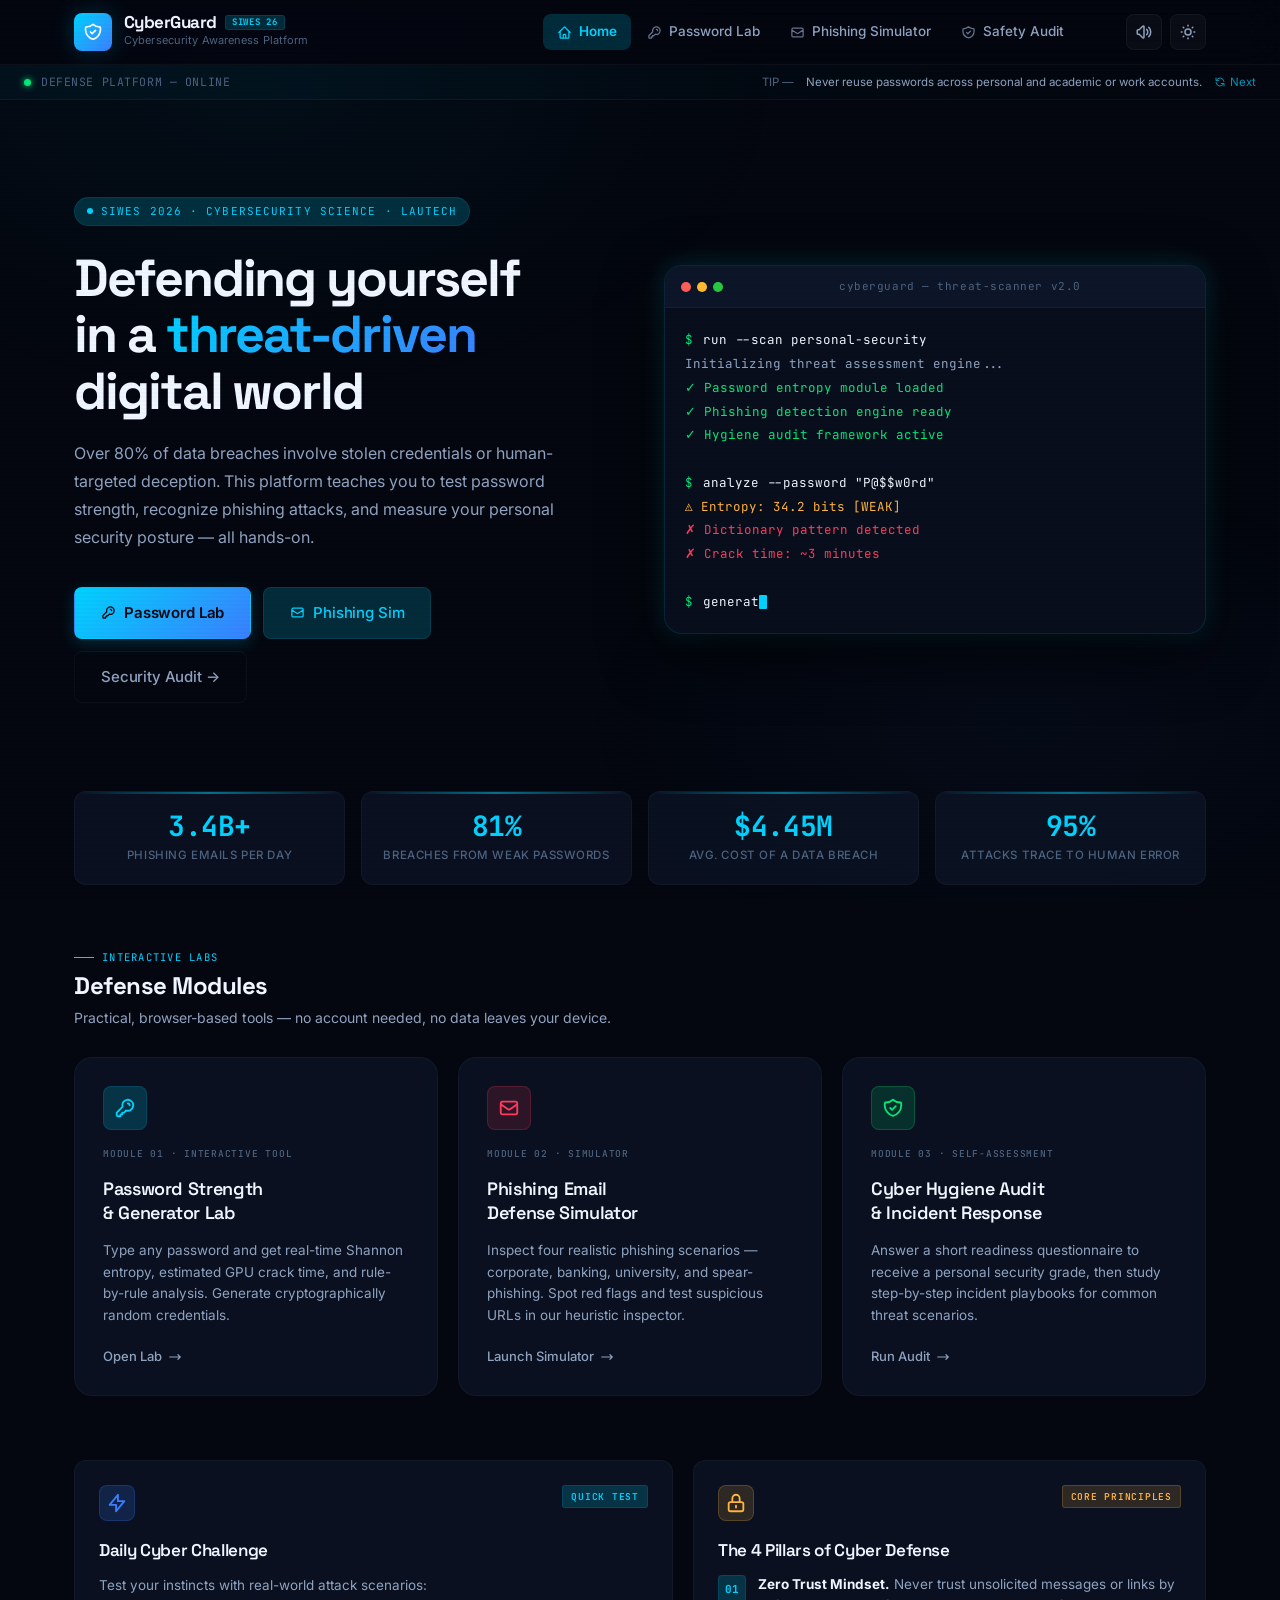
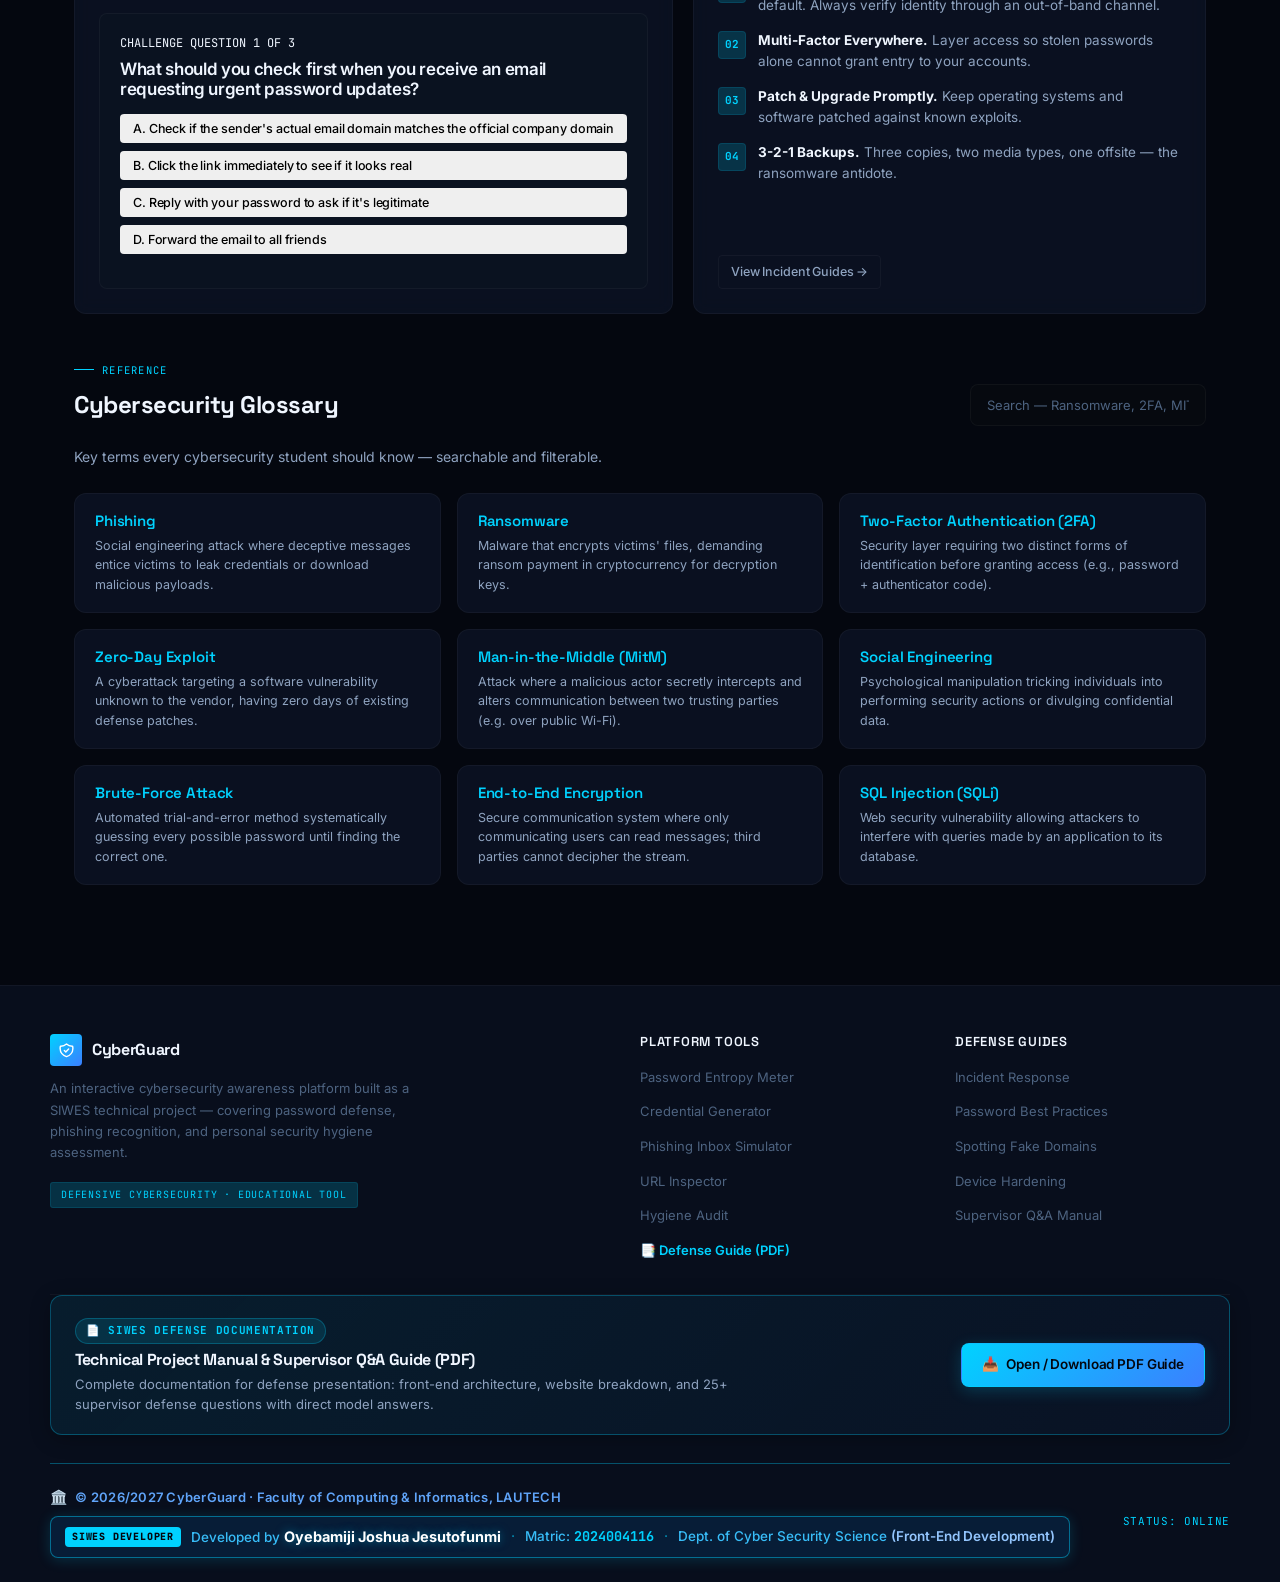
<file: index.html>
<!DOCTYPE html>
<html lang="en">
<head>
    <meta charset="UTF-8">
    <meta name="viewport" content="width=device-width, initial-scale=1.0">
    <title>CyberGuard — Cybersecurity Awareness Platform | SIWES 2026</title>
    <meta name="description" content="An interactive cybersecurity awareness platform covering password defense, phishing identification, and personal security hygiene. SIWES project by Oyebamiji Joshua.">
    <link rel="stylesheet" href="style.css">
</head>
<body>

    <header>
        <div class="header-inner">
            <a href="index.html" class="brand-wrapper">
                <div class="brand-icon">
                    <svg fill="none" stroke="currentColor" viewBox="0 0 24 24">
                        <path stroke-linecap="round" stroke-linejoin="round" stroke-width="2" d="M9 12l2 2 4-4m5.618-4.016A11.955 11.955 0 0112 2.944a11.955 11.955 0 01-8.618 3.04A12.02 12.02 0 003 9c0 5.591 3.824 10.29 9 11.622 5.176-1.332 9-6.03 9-11.622 0-1.042-.133-2.052-.382-3.016z"/>
                    </svg>
                </div>
                <div class="brand-text">
                    <span class="brand-name">CyberGuard <span class="nav-chip">SIWES 26</span></span>
                    <span class="brand-sub">Cybersecurity Awareness Platform</span>
                </div>
            </a>

            <nav class="nav-links" id="main-nav">
                <a href="index.html" class="nav-link active">
                    <svg fill="none" stroke="currentColor" viewBox="0 0 24 24"><path stroke-linecap="round" stroke-linejoin="round" stroke-width="2" d="M3 12l2-2m0 0l7-7 7 7M5 10v10a1 1 0 001 1h3m10-11l2 2m-2-2v10a1 1 0 01-1 1h-3m-6 0a1 1 0 001-1v-4a1 1 0 011-1h2a1 1 0 011 1v4a1 1 0 001 1m-6 0h6"/></svg>
                    Home
                </a>
                <a href="passwords.html" class="nav-link">
                    <svg fill="none" stroke="currentColor" viewBox="0 0 24 24"><path stroke-linecap="round" stroke-linejoin="round" stroke-width="2" d="M15 7a2 2 0 012 2m4 0a6 6 0 01-7.743 5.743L11 17H9v2H7v2H4a1 1 0 01-1-1v-2.586a1 1 0 01.293-.707l5.964-5.964A6 6 0 1121 9z"/></svg>
                    Password Lab
                </a>
                <a href="phishing.html" class="nav-link">
                    <svg fill="none" stroke="currentColor" viewBox="0 0 24 24"><path stroke-linecap="round" stroke-linejoin="round" stroke-width="2" d="M3 8l7.89 5.26a2 2 0 002.22 0L21 8M5 19h14a2 2 0 002-2V7a2 2 0 00-2-2H5a2 2 0 00-2 2v10a2 2 0 002 2z"/></svg>
                    Phishing Simulator
                </a>
                <a href="safety.html" class="nav-link">
                    <svg fill="none" stroke="currentColor" viewBox="0 0 24 24"><path stroke-linecap="round" stroke-linejoin="round" stroke-width="2" d="M9 12l2 2 4-4m5.618-4.016A11.955 11.955 0 0112 2.944a11.955 11.955 0 01-8.618 3.04A12.02 12.02 0 003 9c0 5.591 3.824 10.29 9 11.622 5.176-1.332 9-6.03 9-11.622 0-1.042-.133-2.052-.382-3.016z"/></svg>
                    Safety Audit
                </a>
            </nav>

            <div class="nav-actions">
                <button class="icon-btn sound-toggle-btn" title="Toggle Sound" aria-label="Toggle Sound">
                    <svg width="16" height="16" fill="none" stroke="currentColor" viewBox="0 0 24 24"><path stroke-linecap="round" stroke-linejoin="round" stroke-width="2" d="M15.536 8.464a5 5 0 010 7.072M12 6v12m0-12l-4 4H4v4h4l4 4"/></svg>
                </button>
                <button class="icon-btn theme-toggle-btn" title="Toggle Theme" aria-label="Toggle Theme">
                    <svg width="16" height="16" fill="none" stroke="currentColor" viewBox="0 0 24 24"><path stroke-linecap="round" stroke-linejoin="round" stroke-width="2" d="M20.354 15.354A9 9 0 018.646 3.646 9.003 9.003 0 0012 21a9.003 9.003 0 008.354-5.646z"/></svg>
                </button>
                <button class="icon-btn mobile-menu-btn" id="mobile-menu-btn" aria-label="Open Menu">
                    <svg width="16" height="16" fill="none" stroke="currentColor" viewBox="0 0 24 24"><path stroke-linecap="round" stroke-linejoin="round" stroke-width="2" d="M4 6h16M4 12h16M4 18h16"/></svg>
                </button>
            </div>
        </div>
    </header>

    <div class="status-bar">
        <div class="status-left">
            <div class="status-dot"></div>
            <span>DEFENSE PLATFORM — ONLINE</span>
        </div>
        <div class="status-right">
            <span class="tip-label">TIP —</span>
            <span id="daily-tip-text">Never reuse passwords across academic and financial accounts.</span>
            <button id="shuffle-tip-btn" class="tip-shuffle-btn" title="Next tip">
                <svg width="12" height="12" fill="none" stroke="currentColor" viewBox="0 0 24 24"><path stroke-linecap="round" stroke-linejoin="round" stroke-width="2" d="M4 4v5h.582m15.356 2A8.001 8.001 0 004.582 9m0 0H9m11 11v-5h-.581m0 0a8.003 8.003 0 01-15.357-2m15.357 2H15"/></svg>
                Next
            </button>
        </div>
    </div>

    <main>
        <!-- Hero -->
        <section class="hero">
            <div class="hero-content">
                <div class="hero-eyebrow">
                    <span class="hero-eyebrow-dot"></span>
                    SIWES 2026 · Cybersecurity Science · LAUTECH
                </div>
                <h1 class="hero-title">
                    Defending yourself<br>in a <em>threat-driven</em><br>digital world
                </h1>
                <p class="hero-desc">
                    Over 80% of data breaches involve stolen credentials or human-targeted deception. 
                    This platform teaches you to test password strength, recognize phishing attacks, 
                    and measure your personal security posture — all hands-on.
                </p>
                <div class="hero-actions">
                    <a href="passwords.html" class="btn btn-primary btn-lg">
                        <svg fill="none" stroke="currentColor" viewBox="0 0 24 24"><path stroke-linecap="round" stroke-linejoin="round" stroke-width="2" d="M15 7a2 2 0 012 2m4 0a6 6 0 01-7.743 5.743L11 17H9v2H7v2H4a1 1 0 01-1-1v-2.586a1 1 0 01.293-.707l5.964-5.964A6 6 0 1121 9z"/></svg>
                        Password Lab
                    </a>
                    <a href="phishing.html" class="btn btn-secondary btn-lg">
                        <svg fill="none" stroke="currentColor" viewBox="0 0 24 24"><path stroke-linecap="round" stroke-linejoin="round" stroke-width="2" d="M3 8l7.89 5.26a2 2 0 002.22 0L21 8M5 19h14a2 2 0 002-2V7a2 2 0 00-2-2H5a2 2 0 00-2 2v10a2 2 0 002 2z"/></svg>
                        Phishing Sim
                    </a>
                    <a href="safety.html" class="btn btn-ghost btn-lg">Security Audit →</a>
                </div>
            </div>

            <div class="hero-visual">
                <div class="hero-terminal">
                    <div class="terminal-bar">
                        <div class="terminal-dots">
                            <span></span><span></span><span></span>
                        </div>
                        <div class="terminal-title">cyberguard — threat-scanner v2.0</div>
                    </div>
                    <div class="terminal-body">
                        <div class="t-line"><span class="t-prompt">$</span><span class="t-cmd">run --scan personal-security</span></div>
                        <div class="t-line"><span class="t-out">Initializing threat assessment engine...</span></div>
                        <div class="t-line"><span class="t-out ok">✓ Password entropy module loaded</span></div>
                        <div class="t-line"><span class="t-out ok">✓ Phishing detection engine ready</span></div>
                        <div class="t-line"><span class="t-out ok">✓ Hygiene audit framework active</span></div>
                        <div class="t-line">&nbsp;</div>
                        <div class="t-line"><span class="t-prompt">$</span><span class="t-cmd">analyze --password "P@$$w0rd"</span></div>
                        <div class="t-line"><span class="t-out warn">⚠ Entropy: 34.2 bits  [WEAK]</span></div>
                        <div class="t-line"><span class="t-out err">✗ Dictionary pattern detected</span></div>
                        <div class="t-line"><span class="t-out err">✗ Crack time: ~3 minutes</span></div>
                        <div class="t-line">&nbsp;</div>
                        <div class="t-line"><span class="t-prompt">$</span><span class="t-cmd" id="typed-cmd"><span class="t-cursor"></span></span></div>
                    </div>
                </div>
            </div>
        </section>

        <!-- Stats Row -->
        <div class="stats-row">
            <div class="stat-card">
                <div class="stat-value">3.4B+</div>
                <div class="stat-label">Phishing Emails per Day</div>
            </div>
            <div class="stat-card">
                <div class="stat-value">81%</div>
                <div class="stat-label">Breaches from Weak Passwords</div>
            </div>
            <div class="stat-card">
                <div class="stat-value">$4.45M</div>
                <div class="stat-label">Avg. Cost of a Data Breach</div>
            </div>
            <div class="stat-card">
                <div class="stat-value">95%</div>
                <div class="stat-label">Attacks Trace to Human Error</div>
            </div>
        </div>

        <!-- Defense Modules -->
        <div class="section-header" style="margin-bottom: 28px;">
            <div class="section-label">Interactive Labs</div>
            <h2 class="section-title">Defense Modules</h2>
            <p class="section-desc">Practical, browser-based tools — no account needed, no data leaves your device.</p>
        </div>

        <div class="modules-grid" style="margin-bottom: 64px;">
            <a href="passwords.html" class="module-card" data-color="cyan">
                <div>
                    <div class="module-icon cyan">
                        <svg fill="none" stroke="currentColor" viewBox="0 0 24 24"><path stroke-linecap="round" stroke-linejoin="round" stroke-width="2" d="M15 7a2 2 0 012 2m4 0a6 6 0 01-7.743 5.743L11 17H9v2H7v2H4a1 1 0 01-1-1v-2.586a1 1 0 01.293-.707l5.964-5.964A6 6 0 1121 9z"/></svg>
                    </div>
                </div>
                <div class="module-tag">Module 01 · Interactive Tool</div>
                <div class="module-title">Password Strength<br>& Generator Lab</div>
                <div class="module-desc">Type any password and get real-time Shannon entropy, estimated GPU crack time, and rule-by-rule analysis. Generate cryptographically random credentials.</div>
                <div class="module-link">
                    Open Lab
                    <svg fill="none" stroke="currentColor" viewBox="0 0 24 24"><path stroke-linecap="round" stroke-linejoin="round" stroke-width="2" d="M17 8l4 4m0 0l-4 4m4-4H3"/></svg>
                </div>
            </a>

            <a href="phishing.html" class="module-card" data-color="red">
                <div>
                    <div class="module-icon red">
                        <svg fill="none" stroke="currentColor" viewBox="0 0 24 24"><path stroke-linecap="round" stroke-linejoin="round" stroke-width="2" d="M3 8l7.89 5.26a2 2 0 002.22 0L21 8M5 19h14a2 2 0 002-2V7a2 2 0 00-2-2H5a2 2 0 00-2 2v10a2 2 0 002 2z"/></svg>
                    </div>
                </div>
                <div class="module-tag">Module 02 · Simulator</div>
                <div class="module-title">Phishing Email<br>Defense Simulator</div>
                <div class="module-desc">Inspect four realistic phishing scenarios — corporate, banking, university, and spear-phishing. Spot red flags and test suspicious URLs in our heuristic inspector.</div>
                <div class="module-link">
                    Launch Simulator
                    <svg fill="none" stroke="currentColor" viewBox="0 0 24 24"><path stroke-linecap="round" stroke-linejoin="round" stroke-width="2" d="M17 8l4 4m0 0l-4 4m4-4H3"/></svg>
                </div>
            </a>

            <a href="safety.html" class="module-card" data-color="green">
                <div>
                    <div class="module-icon green">
                        <svg fill="none" stroke="currentColor" viewBox="0 0 24 24"><path stroke-linecap="round" stroke-linejoin="round" stroke-width="2" d="M9 12l2 2 4-4m5.618-4.016A11.955 11.955 0 0112 2.944a11.955 11.955 0 01-8.618 3.04A12.02 12.02 0 003 9c0 5.591 3.824 10.29 9 11.622 5.176-1.332 9-6.03 9-11.622 0-1.042-.133-2.052-.382-3.016z"/></svg>
                    </div>
                </div>
                <div class="module-tag">Module 03 · Self-Assessment</div>
                <div class="module-title">Cyber Hygiene Audit<br>& Incident Response</div>
                <div class="module-desc">Answer a short readiness questionnaire to receive a personal security grade, then study step-by-step incident playbooks for common threat scenarios.</div>
                <div class="module-link">
                    Run Audit
                    <svg fill="none" stroke="currentColor" viewBox="0 0 24 24"><path stroke-linecap="round" stroke-linejoin="round" stroke-width="2" d="M17 8l4 4m0 0l-4 4m4-4H3"/></svg>
                </div>
            </a>
        </div>

        <!-- Two Column: Quiz + Pillars -->
        <div class="grid-2">
            <!-- Daily Challenge -->
            <div class="cyber-card" id="home-quiz-box">
                <div class="card-header">
                    <div class="module-icon blue" style="width:36px;height:36px;">
                        <svg fill="none" stroke="currentColor" viewBox="0 0 24 24"><path stroke-linecap="round" stroke-linejoin="round" stroke-width="2" d="M13 10V3L4 14h7v7l9-11h-7z"/></svg>
                    </div>
                    <span class="card-tag">Quick Test</span>
                </div>
                <div class="card-title">Daily Cyber Challenge</div>
                <div class="card-body">Test your instincts with real-world attack scenarios:</div>
                <div id="home-quiz-card" class="quiz-box">
                    <!-- Populated by script.js -->
                </div>
            </div>

            <!-- Pillars of Defense -->
            <div class="cyber-card">
                <div class="card-header">
                    <div class="module-icon amber" style="width:36px;height:36px;">
                        <svg fill="none" stroke="currentColor" viewBox="0 0 24 24"><path stroke-linecap="round" stroke-linejoin="round" stroke-width="2" d="M12 15v2m-6 4h12a2 2 0 002-2v-6a2 2 0 00-2-2H6a2 2 0 00-2 2v6a2 2 0 002 2zm10-10V7a4 4 0 00-8 0v4h8z"/></svg>
                    </div>
                    <span class="card-tag amber">Core Principles</span>
                </div>
                <div class="card-title">The 4 Pillars of Cyber Defense</div>
                <div class="pillars-list">
                    <div class="pillar-item">
                        <span class="pillar-num">01</span>
                        <div class="pillar-body"><strong>Zero Trust Mindset.</strong> Never trust unsolicited messages or links by default. Always verify identity through an out-of-band channel.</div>
                    </div>
                    <div class="pillar-item">
                        <span class="pillar-num">02</span>
                        <div class="pillar-body"><strong>Multi-Factor Everywhere.</strong> Layer access so stolen passwords alone cannot grant entry to your accounts.</div>
                    </div>
                    <div class="pillar-item">
                        <span class="pillar-num">03</span>
                        <div class="pillar-body"><strong>Patch & Upgrade Promptly.</strong> Keep operating systems and software patched against known exploits.</div>
                    </div>
                    <div class="pillar-item">
                        <span class="pillar-num">04</span>
                        <div class="pillar-body"><strong>3-2-1 Backups.</strong> Three copies, two media types, one offsite — the ransomware antidote.</div>
                    </div>
                </div>
                <a href="safety.html" class="btn btn-ghost btn-sm" style="align-self:flex-start; margin-top: auto;">View Incident Guides →</a>
            </div>
        </div>

        <!-- Glossary -->
        <div class="section-header" style="margin-bottom: 24px;">
            <div class="section-label">Reference</div>
            <div class="glossary-controls">
                <h2 class="section-title">Cybersecurity Glossary</h2>
                <div class="glossary-search">
                    <input type="text" id="glossary-search-input" class="cyber-input" placeholder="Search — Ransomware, 2FA, MITM…" style="font-family: var(--font-body); font-size: 13px;">
                </div>
            </div>
            <p class="section-desc" style="margin-top: 4px;">Key terms every cybersecurity student should know — searchable and filterable.</p>
        </div>

        <div class="glossary-grid" id="glossary-grid">
            <!-- Rendered by script.js -->
        </div>
    </main>

    <footer>
        <div class="footer-inner">
            <div class="footer-brand">
                <div class="footer-logo">
                    <div class="footer-logo-icon">
                        <svg fill="none" stroke="currentColor" viewBox="0 0 24 24"><path stroke-linecap="round" stroke-linejoin="round" stroke-width="2" d="M9 12l2 2 4-4m5.618-4.016A11.955 11.955 0 0112 2.944a11.955 11.955 0 01-8.618 3.04A12.02 12.02 0 003 9c0 5.591 3.824 10.29 9 11.622 5.176-1.332 9-6.03 9-11.622 0-1.042-.133-2.052-.382-3.016z"/></svg>
                    </div>
                    <span class="footer-logo-name">CyberGuard</span>
                </div>
                <p>An interactive cybersecurity awareness platform built as a SIWES technical project — covering password defense, phishing recognition, and personal security hygiene assessment.</p>
                <div class="footer-tag">Defensive Cybersecurity · Educational Tool</div>
            </div>

            <div class="footer-col">
                <h5>Platform Tools</h5>
                <ul>
                    <li><a href="passwords.html">Password Entropy Meter</a></li>
                    <li><a href="passwords.html#generator">Credential Generator</a></li>
                    <li><a href="phishing.html">Phishing Inbox Simulator</a></li>
                    <li><a href="phishing.html#inspector">URL Inspector</a></li>
                    <li><a href="safety.html">Hygiene Audit</a></li>
                    <li><a href="defense_guide.html" style="color:var(--cyan); font-weight:600;">📑 Defense Guide (PDF)</a></li>
                </ul>
            </div>

            <div class="footer-col">
                <h5>Defense Guides</h5>
                <ul>
                    <li><a href="safety.html#incident-response">Incident Response</a></li>
                    <li><a href="passwords.html#checklist">Password Best Practices</a></li>
                    <li><a href="phishing.html#checklist">Spotting Fake Domains</a></li>
                    <li><a href="safety.html#checklist">Device Hardening</a></li>
                    <li><a href="defense_guide.html">Supervisor Q&A Manual</a></li>
                </ul>
            </div>
        </div>

        <!-- Prominent SIWES Defense Documentation PDF Card -->
        <div class="footer-defense-card">
            <div class="footer-defense-content">
                <span class="footer-defense-pill">📄 SIWES Defense Documentation</span>
                <h4>Technical Project Manual & Supervisor Q&A Guide (PDF)</h4>
                <p>Complete documentation for defense presentation: front-end architecture, website breakdown, and 25+ supervisor defense questions with direct model answers.</p>
            </div>
            <div class="footer-defense-action">
                <a href="defense_guide.html" class="btn btn-primary" style="display:inline-flex; align-items:center; gap:8px;">
                    <span>📥</span> Open / Download PDF Guide
                </a>
            </div>
        </div>

        <div class="footer-bottom">
            <div class="footer-credits-box">
                <div class="footer-copyright">
                    <span class="footer-blue-icon">🏛️</span>
                    <span>© 2026/2027 CyberGuard · Faculty of Computing & Informatics, LAUTECH</span>
                </div>
                <div class="footer-developer">
                    <span class="footer-badge-dev">SIWES DEVELOPER</span>
                    <span>Developed by <strong class="developer-name">Oyebamiji Joshua Jesutofunmi</strong></span>
                    <span class="developer-divider">·</span>
                    <span class="developer-matric">Matric: <strong>2024004116</strong></span>
                    <span class="developer-divider">·</span>
                    <span class="developer-dept">Dept. of Cyber Security Science <em>(Front-End Development)</em></span>
                </div>
            </div>
            <div class="footer-status">STATUS: ONLINE</div>
        </div>
    </footer>

    <div id="toast-container"></div>
    <script src="script.js"></script>
</body>
</html>
</file>
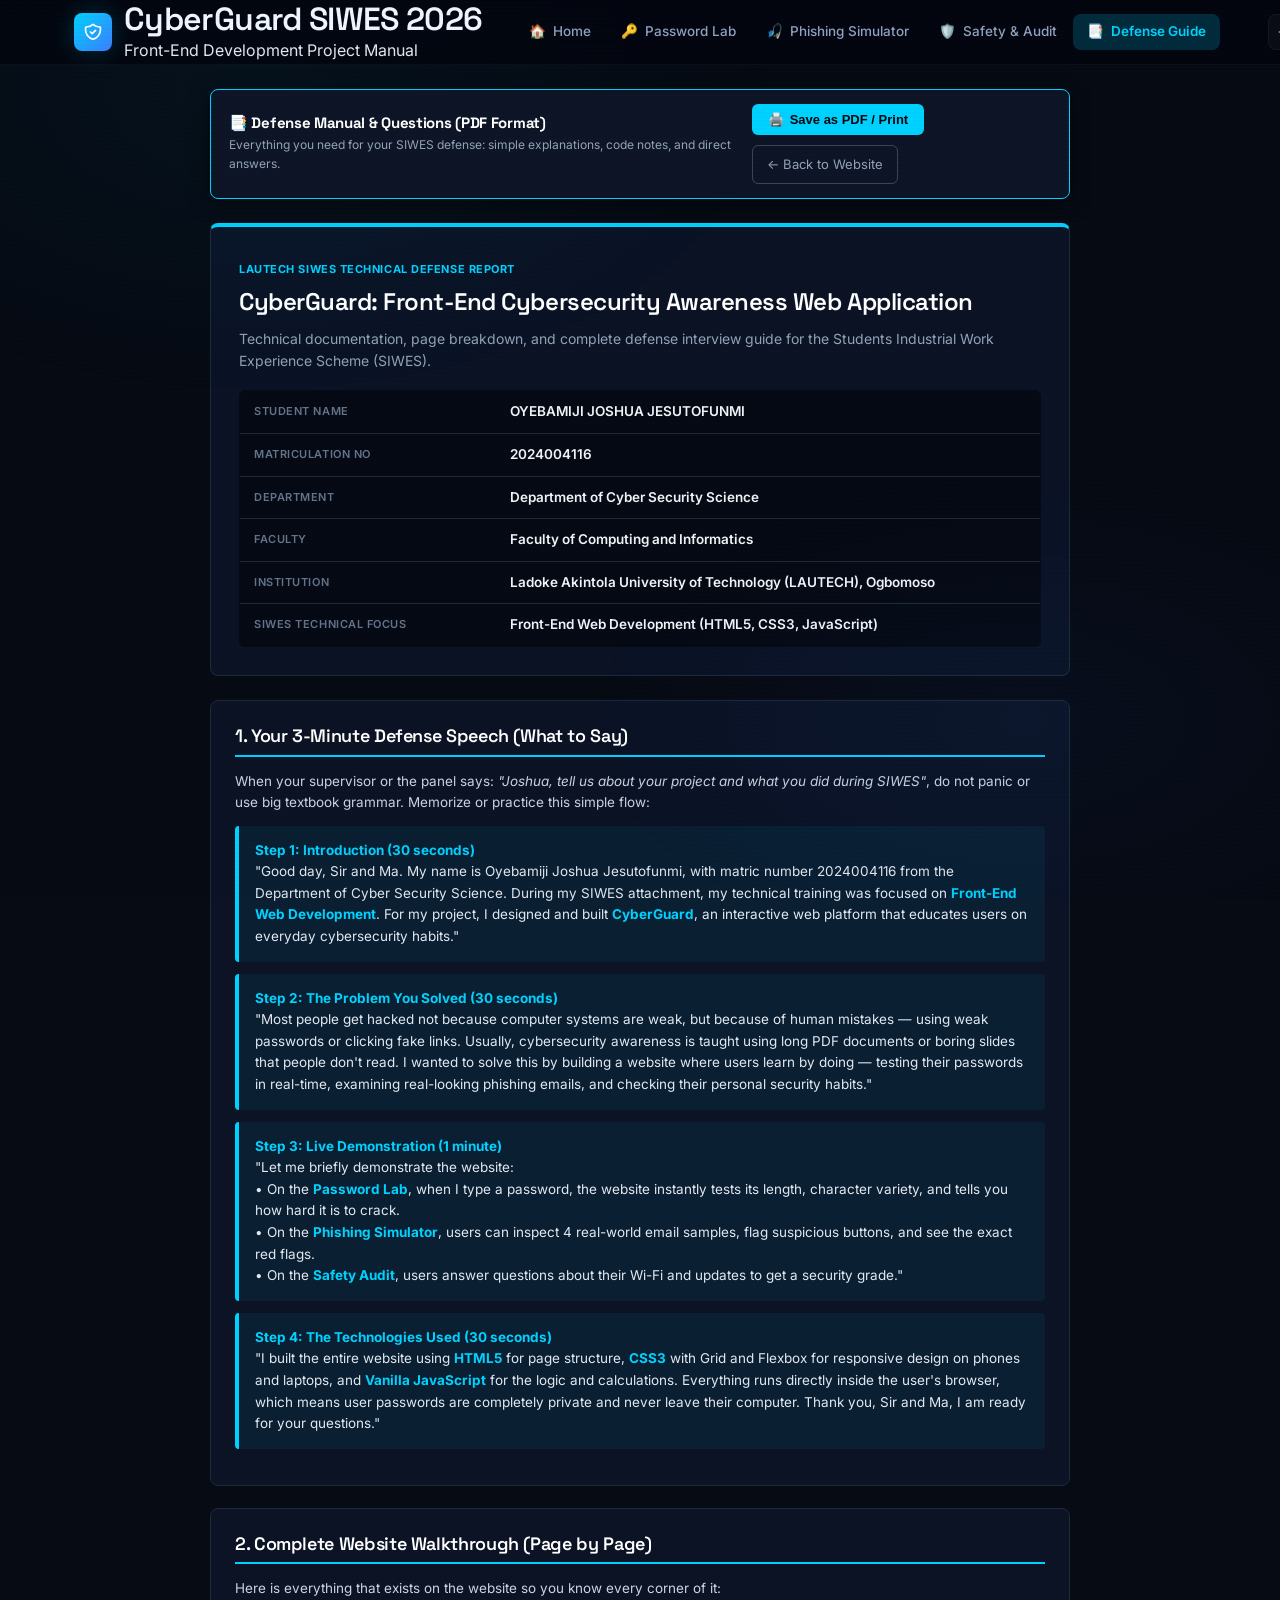
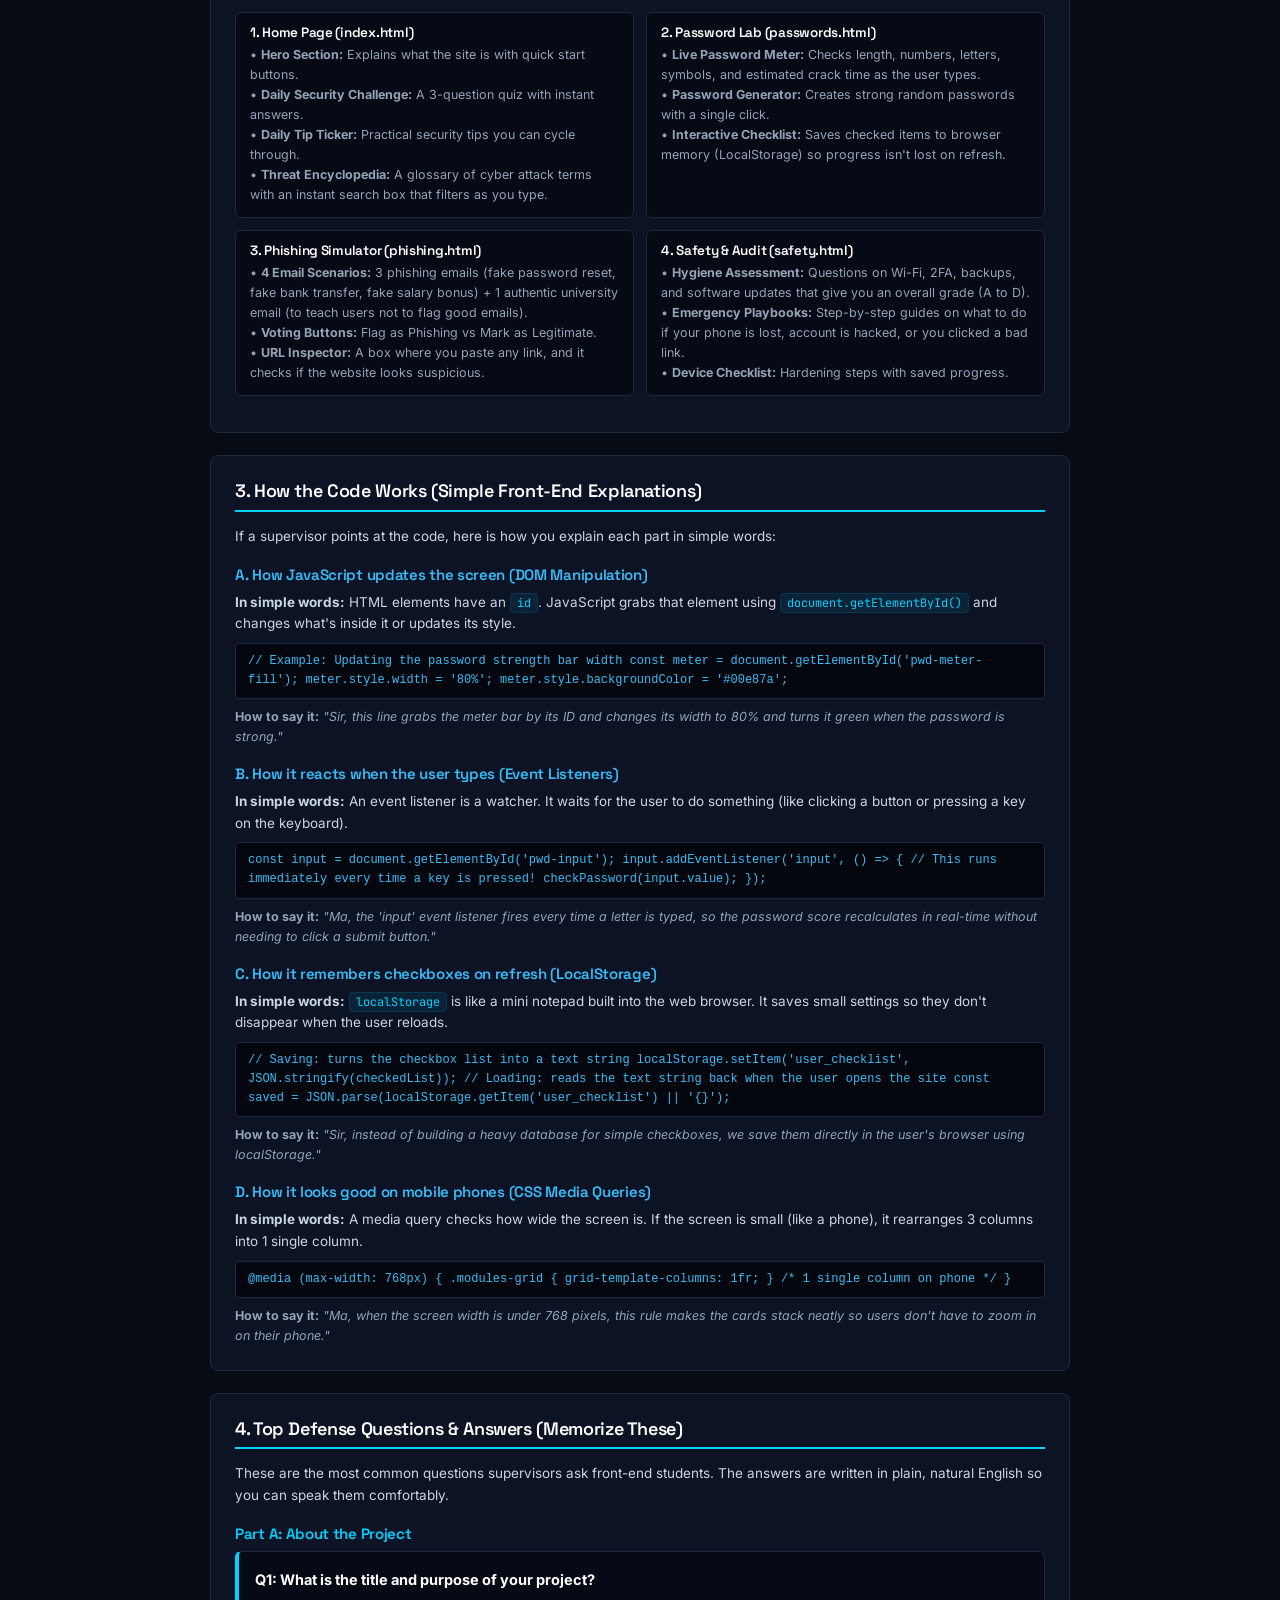
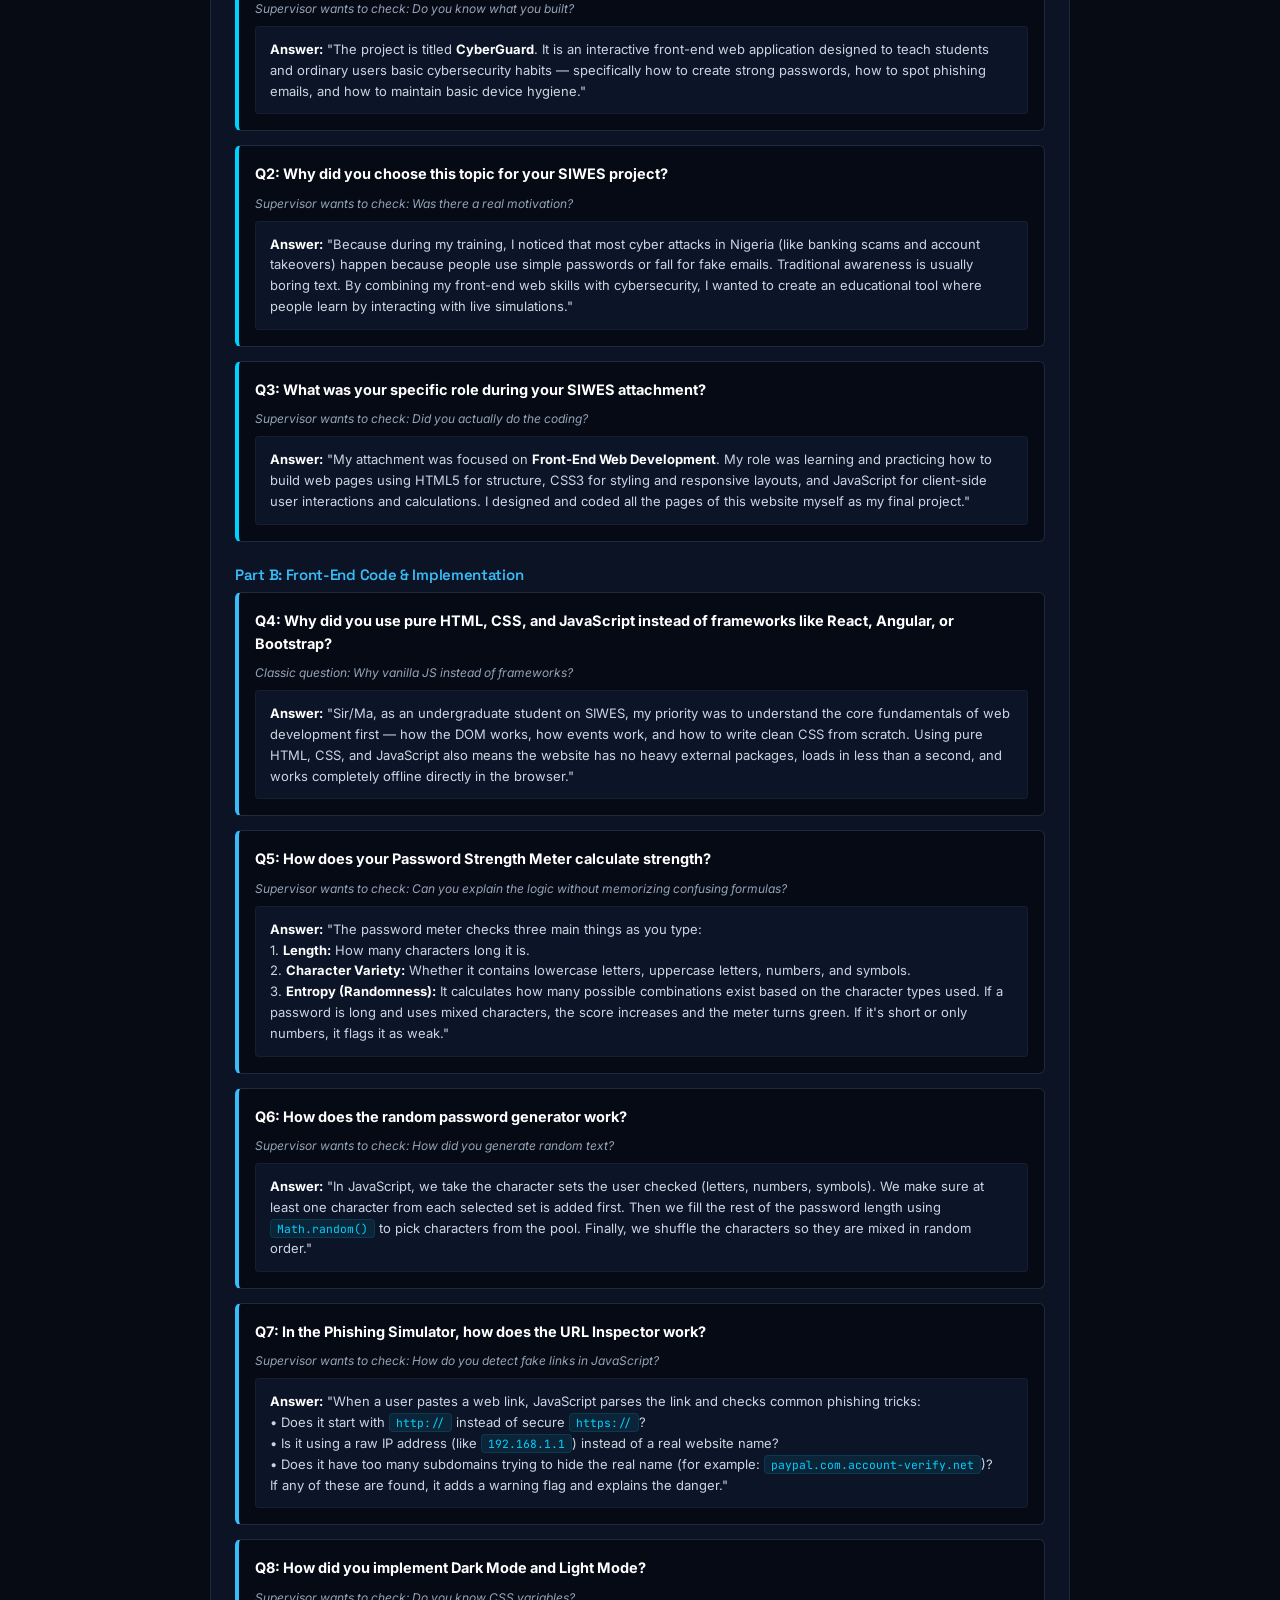
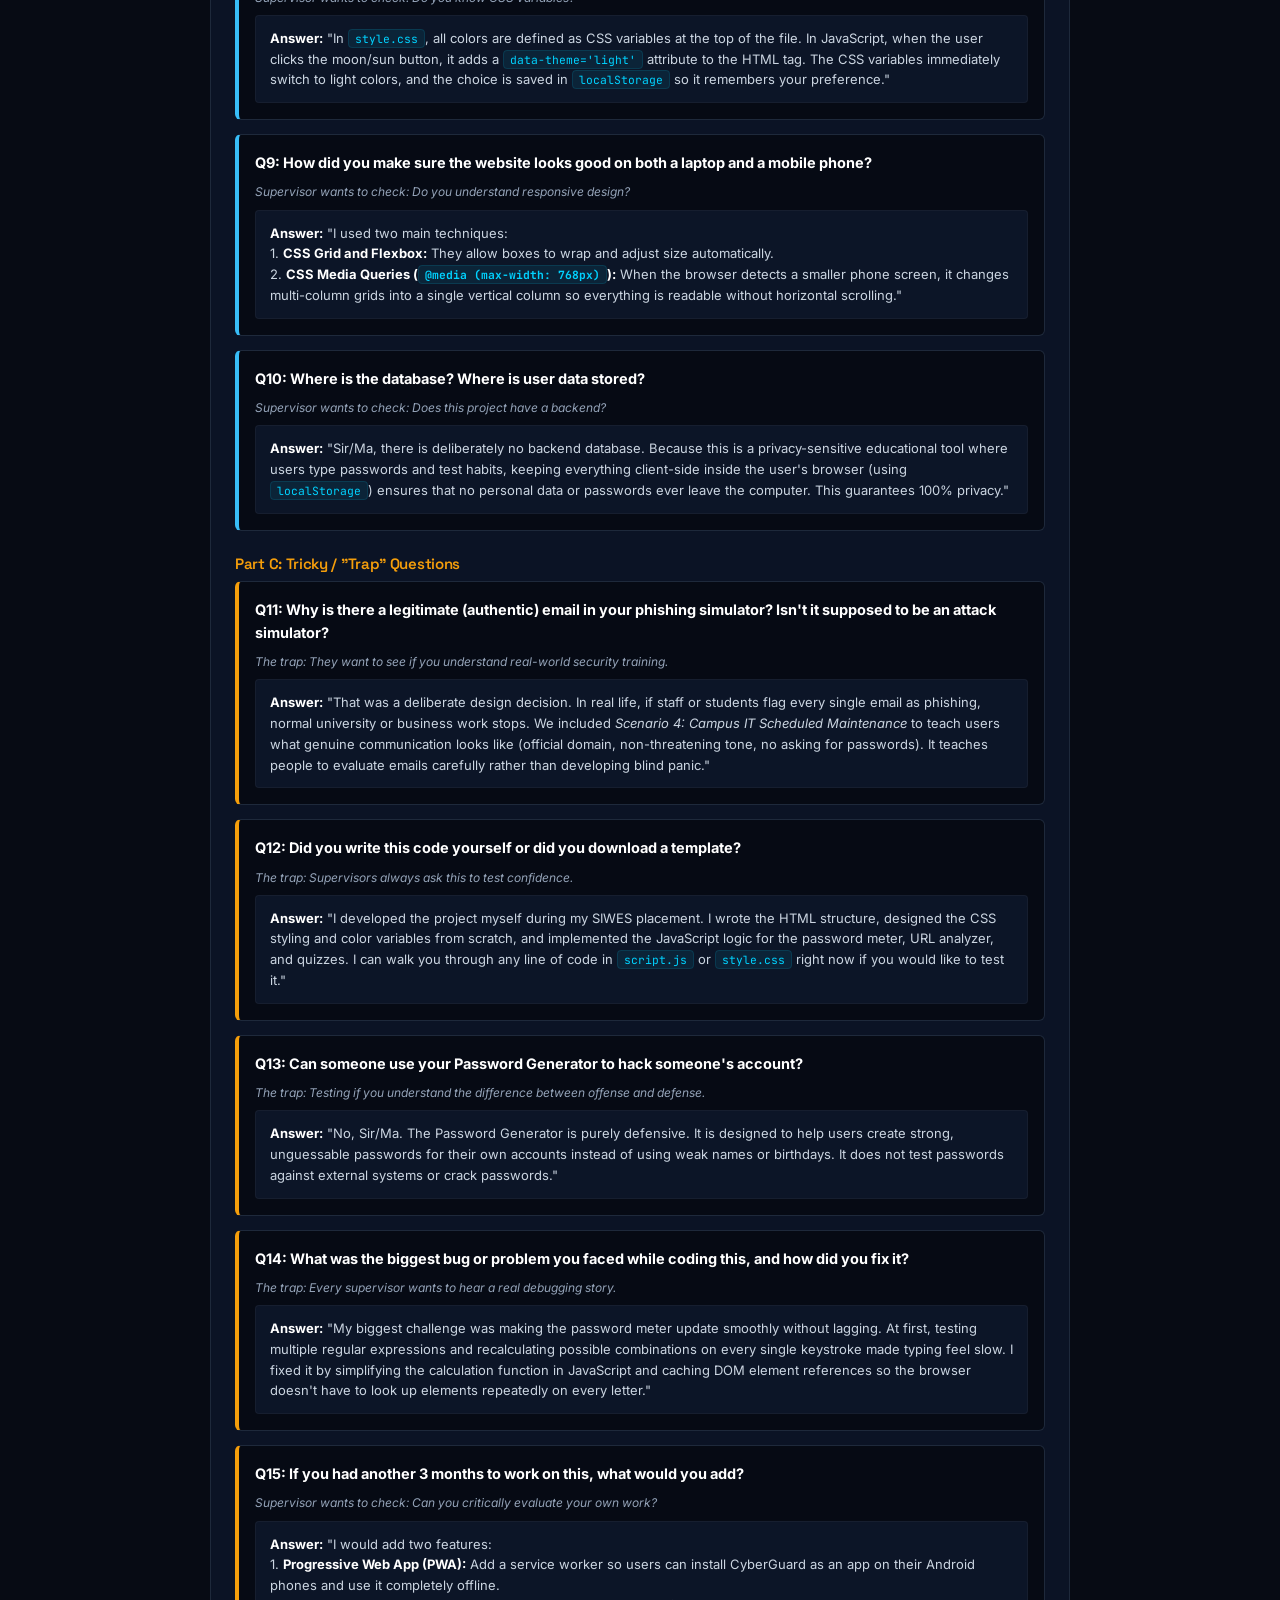
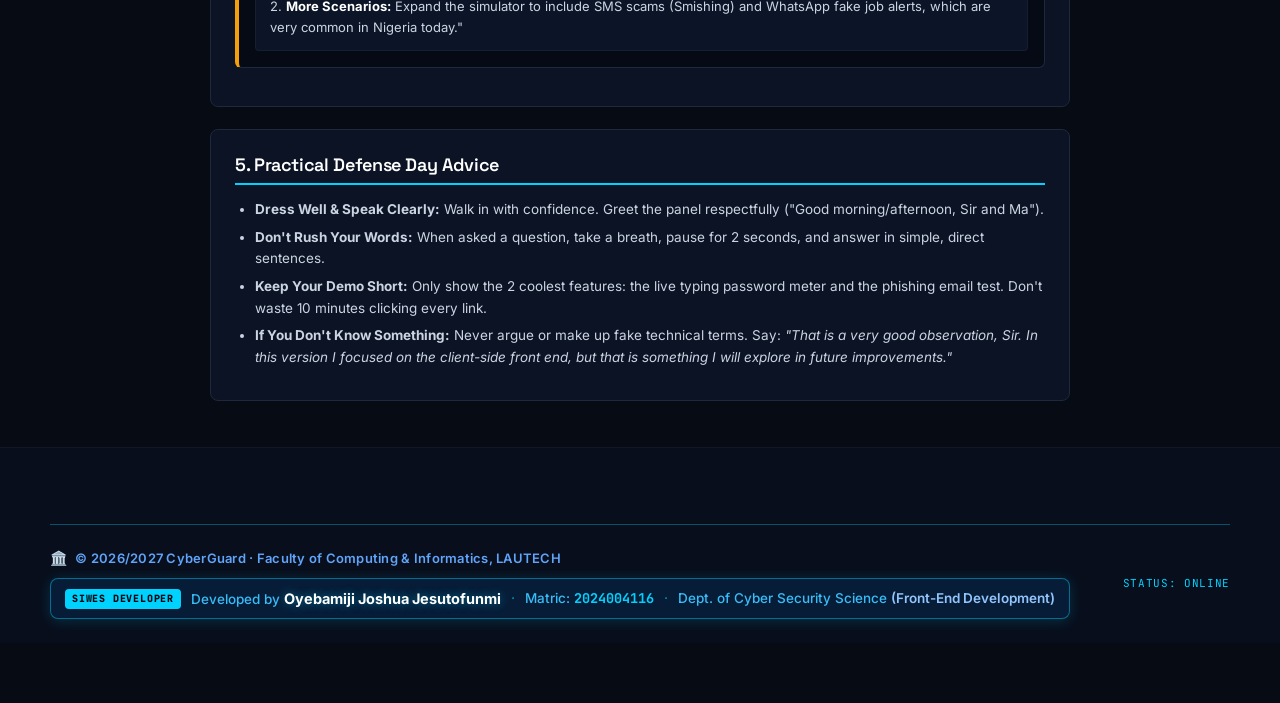
<file: defense_guide.html>
<!DOCTYPE html>
<html lang="en">
<head>
    <meta charset="UTF-8">
    <meta name="viewport" content="width=device-width, initial-scale=1.0">
    <title>SIWES Project Defense Guide — Oyebamiji Joshua (Front-End Web Development)</title>
    <link rel="stylesheet" href="style.css">
    <style>
        /* Printable & Readable Defense Documentation Styles */
        body {
            background-color: #070b14;
            color: #e2e8f0;
            padding-bottom: 60px;
            font-family: var(--font-body, -apple-system, BlinkMacSystemFont, 'Segoe UI', Roboto, sans-serif);
            line-height: 1.6;
        }

        .guide-container {
            max-width: 900px;
            margin: 0 auto;
            padding: 24px 20px;
        }

        /* Top Action Bar (Screen Only) */
        .pdf-action-banner {
            background: #0d1527;
            border: 1.5px solid #00d2ff;
            border-radius: 8px;
            padding: 14px 18px;
            margin-bottom: 24px;
            display: flex;
            align-items: center;
            justify-content: space-between;
            gap: 16px;
            position: sticky;
            top: 14px;
            z-index: 100;
            box-shadow: 0 4px 20px rgba(0, 0, 0, 0.5);
        }

        .pdf-action-banner h4 {
            margin: 0;
            color: #ffffff;
            font-size: 15px;
            font-weight: 700;
        }

        .pdf-action-banner p {
            margin: 3px 0 0;
            font-size: 12px;
            color: #94a3b8;
        }

        .btn-print {
            background: #00d2ff;
            color: #04070f;
            border: none;
            padding: 8px 16px;
            border-radius: 6px;
            font-weight: 700;
            font-size: 13px;
            cursor: pointer;
            display: inline-flex;
            align-items: center;
            gap: 6px;
            text-decoration: none;
        }

        .btn-print:hover {
            background: #38bdf8;
        }

        .btn-back {
            background: transparent;
            color: #94a3b8;
            border: 1px solid rgba(255, 255, 255, 0.2);
            padding: 8px 14px;
            border-radius: 6px;
            font-size: 13px;
            text-decoration: none;
        }

        .btn-back:hover {
            color: #ffffff;
            border-color: #ffffff;
        }

        /* Cover Box */
        .doc-cover {
            background: #0b1325;
            border: 1px solid #1e293b;
            border-top: 4px solid #00d2ff;
            border-radius: 8px;
            padding: 28px;
            margin-bottom: 24px;
        }

        .doc-cover h1 {
            font-size: 24px;
            color: #ffffff;
            margin: 6px 0 10px;
            line-height: 1.3;
        }

        .doc-cover p {
            color: #94a3b8;
            font-size: 14px;
            margin: 0 0 18px;
        }

        .student-table {
            width: 100%;
            border-collapse: collapse;
            font-size: 13.5px;
            background: #060a14;
            border-radius: 6px;
            overflow: hidden;
            border: 1px solid #1e293b;
        }

        .student-table td {
            padding: 10px 14px;
            border-bottom: 1px solid #1e293b;
        }

        .student-table td:first-child {
            width: 32%;
            color: #64748b;
            font-weight: 600;
            text-transform: uppercase;
            font-size: 11px;
            letter-spacing: 0.05em;
        }

        .student-table td:last-child {
            color: #f1f5f9;
            font-weight: 600;
        }

        /* Section Cards */
        .doc-section {
            background: #0b1325;
            border: 1px solid #1e293b;
            border-radius: 8px;
            padding: 24px;
            margin-bottom: 22px;
        }

        .doc-section h2 {
            font-size: 18px;
            color: #ffffff;
            border-bottom: 2px solid #00d2ff;
            padding-bottom: 8px;
            margin: 0 0 14px 0;
        }

        .doc-section h3 {
            font-size: 15px;
            color: #38bdf8;
            margin: 18px 0 8px 0;
        }

        .doc-section p, .doc-section li {
            color: #cbd5e1;
            font-size: 13.5px;
            line-height: 1.6;
        }

        .doc-section ul, .doc-section ol {
            padding-left: 20px;
            margin: 8px 0;
        }

        .doc-section li {
            margin-bottom: 6px;
        }

        /* Spoken Speech Box */
        .speech-box {
            background: rgba(0, 210, 255, 0.06);
            border-left: 4px solid #00d2ff;
            border-radius: 4px;
            padding: 14px 16px;
            margin: 12px 0;
            font-size: 13.5px;
            color: #e2e8f0;
        }

        .speech-box strong {
            color: #00d2ff;
        }

        /* Q&A Cards */
        .qa-card {
            background: #060a14;
            border: 1px solid #1e293b;
            border-left: 4px solid #00d2ff;
            border-radius: 6px;
            padding: 16px;
            margin-bottom: 14px;
            break-inside: avoid;
            page-break-inside: avoid;
        }

        .qa-card.code {
            border-left-color: #38bdf8;
        }

        .qa-card.trap {
            border-left-color: #f59e0b;
        }

        .qa-question {
            font-size: 14.5px;
            font-weight: 700;
            color: #ffffff;
            margin-bottom: 8px;
        }

        .qa-intent {
            font-size: 12px;
            color: #94a3b8;
            margin-bottom: 8px;
            font-style: italic;
        }

        .qa-answer {
            background: #0c1527;
            border-radius: 4px;
            padding: 12px 14px;
            font-size: 13px;
            color: #cbd5e1;
            line-height: 1.6;
            border: 1px solid rgba(255, 255, 255, 0.04);
        }

        .qa-answer strong {
            color: #ffffff;
        }

        .code-box {
            background: #03060c;
            border: 1px solid #1e293b;
            border-radius: 4px;
            padding: 8px 12px;
            font-family: monospace;
            font-size: 12px;
            color: #38bdf8;
            margin: 8px 0;
            overflow-x: auto;
        }

        /* Simple Card Grid */
        .two-grid {
            display: grid;
            grid-template-columns: 1fr 1fr;
            gap: 12px;
            margin: 12px 0;
        }

        .mini-card {
            background: #060a14;
            border: 1px solid #1e293b;
            border-radius: 6px;
            padding: 12px 14px;
        }

        .mini-card h4 {
            margin: 0 0 4px;
            font-size: 13.5px;
            color: #ffffff;
        }

        .mini-card p {
            margin: 0;
            font-size: 12.5px;
            color: #94a3b8;
        }

        /* Printable PDF Styling */
        @media print {
            @page {
                size: A4;
                margin: 14mm 12mm 14mm 12mm;
            }

            body {
                background: #ffffff !important;
                color: #0f172a !important;
                padding: 0 !important;
                font-size: 10pt !important;
                -webkit-print-color-adjust: exact !important;
                print-color-adjust: exact !important;
            }

            .pdf-action-banner, header, footer {
                display: none !important;
            }

            .guide-container {
                max-width: 100% !important;
                padding: 0 !important;
                margin: 0 !important;
            }

            .doc-cover {
                background: #f8fafc !important;
                border: 1px solid #cbd5e1 !important;
                border-top: 4px solid #0284c7 !important;
                color: #0f172a !important;
                padding: 16px !important;
                margin-bottom: 16px !important;
            }

            .doc-cover h1 {
                color: #0f172a !important;
                font-size: 18pt !important;
            }

            .student-table {
                background: #ffffff !important;
                border: 1px solid #cbd5e1 !important;
            }

            .student-table td {
                border-bottom: 1px solid #e2e8f0 !important;
                padding: 6px 10px !important;
            }

            .student-table td:first-child {
                color: #475569 !important;
            }

            .student-table td:last-child {
                color: #0f172a !important;
            }

            .doc-section {
                background: #ffffff !important;
                border: 1px solid #cbd5e1 !important;
                padding: 14px 16px !important;
                margin-bottom: 14px !important;
                break-inside: avoid;
                page-break-inside: avoid;
            }

            .doc-section h2 {
                color: #0284c7 !important;
                border-bottom: 1.5px solid #0284c7 !important;
                font-size: 13pt !important;
            }

            .doc-section h3 {
                color: #0369a1 !important;
                font-size: 11pt !important;
            }

            .doc-section p, .doc-section li {
                color: #1e293b !important;
                font-size: 9pt !important;
            }

            .speech-box {
                background: #f0f9ff !important;
                border-left: 3px solid #0284c7 !important;
                color: #0f172a !important;
            }

            .qa-card {
                background: #ffffff !important;
                border: 1px solid #cbd5e1 !important;
                border-left: 3px solid #0284c7 !important;
                padding: 10px 12px !important;
                margin-bottom: 10px !important;
                break-inside: avoid !important;
                page-break-inside: avoid !important;
            }

            .qa-question {
                color: #0f172a !important;
                font-size: 10pt !important;
            }

            .qa-intent {
                color: #64748b !important;
                font-size: 8.5pt !important;
            }

            .qa-answer {
                background: #f8fafc !important;
                border: 1px solid #e2e8f0 !important;
                color: #1e293b !important;
                font-size: 8.5pt !important;
                padding: 8px 10px !important;
            }

            .code-box {
                background: #f1f5f9 !important;
                color: #0f172a !important;
                border: 1px solid #cbd5e1 !important;
                font-size: 8pt !important;
            }

            .mini-card {
                background: #f8fafc !important;
                border: 1px solid #e2e8f0 !important;
            }

            .mini-card h4 {
                color: #0f172a !important;
            }

            .mini-card p {
                color: #475569 !important;
            }
        }

        @media (max-width: 768px) {
            .two-grid {
                grid-template-columns: 1fr;
            }
            .pdf-action-banner {
                flex-direction: column;
                align-items: flex-start;
            }
        }
    </style>
</head>
<body>

    <!-- Header Navigation -->
    <header>
        <div class="header-inner">
            <a href="index.html" class="brand-wrapper">
                <div class="brand-icon">
                    <svg fill="none" stroke="currentColor" viewBox="0 0 24 24">
                        <path stroke-linecap="round" stroke-linejoin="round" stroke-width="2" d="M9 12l2 2 4-4m5.618-4.016A11.955 11.955 0 0112 2.944a11.955 11.955 0 01-8.618 3.04A12.02 12.02 0 003 9c0 5.591 3.824 10.29 9 11.622 5.176-1.332 9-6.03 9-11.622 0-1.042-.133-2.052-.382-3.016z" />
                    </svg>
                </div>
                <div class="brand-text">
                    <h1>CyberGuard <span class="brand-badge">SIWES 2026</span></h1>
                    <p class="brand-subtitle">Front-End Development Project Manual</p>
                </div>
            </a>

            <nav class="nav-links">
                <a href="index.html" class="nav-link"><span>🏠</span> Home</a>
                <a href="passwords.html" class="nav-link"><span>🔑</span> Password Lab</a>
                <a href="phishing.html" class="nav-link"><span>🎣</span> Phishing Simulator</a>
                <a href="safety.html" class="nav-link"><span>🛡️</span> Safety & Audit</a>
                <a href="defense_guide.html" class="nav-link active"><span>📑</span> Defense Guide</a>
            </nav>

            <div class="nav-actions">
                <button class="icon-btn theme-toggle-btn" aria-label="Toggle Theme">🌙</button>
            </div>
        </div>
    </header>

    <div class="guide-container">

        <!-- Action Bar for Download/Print -->
        <div class="pdf-action-banner">
            <div>
                <h4>📑 Defense Manual & Questions (PDF Format)</h4>
                <p>Everything you need for your SIWES defense: simple explanations, code notes, and direct answers.</p>
            </div>
            <div style="display:flex; gap:10px; flex-wrap:wrap;">
                <button onclick="window.print()" class="btn-print">
                    <span>🖨️</span> Save as PDF / Print
                </button>
                <a href="index.html" class="btn-back">
                    <span>←</span> Back to Website
                </a>
            </div>
        </div>

        <!-- Student Cover Details -->
        <div class="doc-cover">
            <span style="font-size:11px; text-transform:uppercase; color:#00d2ff; font-weight:700; letter-spacing:0.05em;">LAUTECH SIWES Technical Defense Report</span>
            <h1>CyberGuard: <span>Front-End Cybersecurity Awareness Web Application</span></h1>
            <p>
                Technical documentation, page breakdown, and complete defense interview guide for the Students Industrial Work Experience Scheme (SIWES).
            </p>

            <table class="student-table">
                <tr>
                    <td>Student Name</td>
                    <td>OYEBAMIJI JOSHUA JESUTOFUNMI</td>
                </tr>
                <tr>
                    <td>Matriculation No</td>
                    <td>2024004116</td>
                </tr>
                <tr>
                    <td>Department</td>
                    <td>Department of Cyber Security Science</td>
                </tr>
                <tr>
                    <td>Faculty</td>
                    <td>Faculty of Computing and Informatics</td>
                </tr>
                <tr>
                    <td>Institution</td>
                    <td>Ladoke Akintola University of Technology (LAUTECH), Ogbomoso</td>
                </tr>
                <tr>
                    <td>SIWES Technical Focus</td>
                    <td>Front-End Web Development (HTML5, CSS3, JavaScript)</td>
                </tr>
            </table>
        </div>

        <!-- Section 1: The 3-Minute Defense Presentation (Exact Words to Say) -->
        <div class="doc-section">
            <h2><span>1.</span> Your 3-Minute Defense Speech (What to Say)</h2>
            <p>
                When your supervisor or the panel says: <em>"Joshua, tell us about your project and what you did during SIWES"</em>, do not panic or use big textbook grammar. Memorize or practice this simple flow:
            </p>

            <div class="speech-box">
                <strong>Step 1: Introduction (30 seconds)</strong><br>
                "Good day, Sir and Ma. My name is Oyebamiji Joshua Jesutofunmi, with matric number 2024004116 from the Department of Cyber Security Science. During my SIWES attachment, my technical training was focused on <strong>Front-End Web Development</strong>. For my project, I designed and built <strong>CyberGuard</strong>, an interactive web platform that educates users on everyday cybersecurity habits."
            </div>

            <div class="speech-box">
                <strong>Step 2: The Problem You Solved (30 seconds)</strong><br>
                "Most people get hacked not because computer systems are weak, but because of human mistakes — using weak passwords or clicking fake links. Usually, cybersecurity awareness is taught using long PDF documents or boring slides that people don't read. I wanted to solve this by building a website where users learn by doing — testing their passwords in real-time, examining real-looking phishing emails, and checking their personal security habits."
            </div>

            <div class="speech-box">
                <strong>Step 3: Live Demonstration (1 minute)</strong><br>
                "Let me briefly demonstrate the website:
                <br>• On the <strong>Password Lab</strong>, when I type a password, the website instantly tests its length, character variety, and tells you how hard it is to crack.
                <br>• On the <strong>Phishing Simulator</strong>, users can inspect 4 real-world email samples, flag suspicious buttons, and see the exact red flags.
                <br>• On the <strong>Safety Audit</strong>, users answer questions about their Wi-Fi and updates to get a security grade."
            </div>

            <div class="speech-box">
                <strong>Step 4: The Technologies Used (30 seconds)</strong><br>
                "I built the entire website using <strong>HTML5</strong> for page structure, <strong>CSS3</strong> with Grid and Flexbox for responsive design on phones and laptops, and <strong>Vanilla JavaScript</strong> for the logic and calculations. Everything runs directly inside the user's browser, which means user passwords are completely private and never leave their computer. Thank you, Sir and Ma, I am ready for your questions."
            </div>
        </div>

        <!-- Section 2: Simple Breakdown of What Each Page Does -->
        <div class="doc-section">
            <h2><span>2.</span> Complete Website Walkthrough (Page by Page)</h2>
            <p>Here is everything that exists on the website so you know every corner of it:</p>

            <div class="two-grid">
                <div class="mini-card">
                    <h4>1. Home Page (index.html)</h4>
                    <p>• <strong>Hero Section:</strong> Explains what the site is with quick start buttons.<br>
                    • <strong>Daily Security Challenge:</strong> A 3-question quiz with instant answers.<br>
                    • <strong>Daily Tip Ticker:</strong> Practical security tips you can cycle through.<br>
                    • <strong>Threat Encyclopedia:</strong> A glossary of cyber attack terms with an instant search box that filters as you type.</p>
                </div>

                <div class="mini-card">
                    <h4>2. Password Lab (passwords.html)</h4>
                    <p>• <strong>Live Password Meter:</strong> Checks length, numbers, letters, symbols, and estimated crack time as the user types.<br>
                    • <strong>Password Generator:</strong> Creates strong random passwords with a single click.<br>
                    • <strong>Interactive Checklist:</strong> Saves checked items to browser memory (LocalStorage) so progress isn't lost on refresh.</p>
                </div>

                <div class="mini-card">
                    <h4>3. Phishing Simulator (phishing.html)</h4>
                    <p>• <strong>4 Email Scenarios:</strong> 3 phishing emails (fake password reset, fake bank transfer, fake salary bonus) + 1 authentic university email (to teach users not to flag good emails).<br>
                    • <strong>Voting Buttons:</strong> Flag as Phishing vs Mark as Legitimate.<br>
                    • <strong>URL Inspector:</strong> A box where you paste any link, and it checks if the website looks suspicious.</p>
                </div>

                <div class="mini-card">
                    <h4>4. Safety & Audit (safety.html)</h4>
                    <p>• <strong>Hygiene Assessment:</strong> Questions on Wi-Fi, 2FA, backups, and software updates that give you an overall grade (A to D).<br>
                    • <strong>Emergency Playbooks:</strong> Step-by-step guides on what to do if your phone is lost, account is hacked, or you clicked a bad link.<br>
                    • <strong>Device Checklist:</strong> Hardening steps with saved progress.</p>
                </div>
            </div>
        </div>

        <!-- Section 3: The Code Explained in Simple English -->
        <div class="doc-section">
            <h2><span>3.</span> How the Code Works (Simple Front-End Explanations)</h2>
            <p>If a supervisor points at the code, here is how you explain each part in simple words:</p>

            <h3>A. How JavaScript updates the screen (DOM Manipulation)</h3>
            <p>
                <strong>In simple words:</strong> HTML elements have an <code>id</code>. JavaScript grabs that element using <code>document.getElementById()</code> and changes what's inside it or updates its style.
            </p>
            <div class="code-box">
// Example: Updating the password strength bar width
const meter = document.getElementById('pwd-meter-fill');
meter.style.width = '80%';
meter.style.backgroundColor = '#00e87a';
            </div>
            <p style="font-size:12.5px; color:#94a3b8;">
                <strong>How to say it:</strong> <em>"Sir, this line grabs the meter bar by its ID and changes its width to 80% and turns it green when the password is strong."</em>
            </p>

            <h3>B. How it reacts when the user types (Event Listeners)</h3>
            <p>
                <strong>In simple words:</strong> An event listener is a watcher. It waits for the user to do something (like clicking a button or pressing a key on the keyboard).
            </p>
            <div class="code-box">
const input = document.getElementById('pwd-input');
input.addEventListener('input', () => {
    // This runs immediately every time a key is pressed!
    checkPassword(input.value);
});
            </div>
            <p style="font-size:12.5px; color:#94a3b8;">
                <strong>How to say it:</strong> <em>"Ma, the 'input' event listener fires every time a letter is typed, so the password score recalculates in real-time without needing to click a submit button."</em>
            </p>

            <h3>C. How it remembers checkboxes on refresh (LocalStorage)</h3>
            <p>
                <strong>In simple words:</strong> <code>localStorage</code> is like a mini notepad built into the web browser. It saves small settings so they don't disappear when the user reloads.
            </p>
            <div class="code-box">
// Saving: turns the checkbox list into a text string
localStorage.setItem('user_checklist', JSON.stringify(checkedList));

// Loading: reads the text string back when the user opens the site
const saved = JSON.parse(localStorage.getItem('user_checklist') || '{}');
            </div>
            <p style="font-size:12.5px; color:#94a3b8;">
                <strong>How to say it:</strong> <em>"Sir, instead of building a heavy database for simple checkboxes, we save them directly in the user's browser using localStorage."</em>
            </p>

            <h3>D. How it looks good on mobile phones (CSS Media Queries)</h3>
            <p>
                <strong>In simple words:</strong> A media query checks how wide the screen is. If the screen is small (like a phone), it rearranges 3 columns into 1 single column.
            </p>
            <div class="code-box">
@media (max-width: 768px) {
    .modules-grid { grid-template-columns: 1fr; } /* 1 single column on phone */
}
            </div>
            <p style="font-size:12.5px; color:#94a3b8;">
                <strong>How to say it:</strong> <em>"Ma, when the screen width is under 768 pixels, this rule makes the cards stack neatly so users don't have to zoom in on their phone."</em>
            </p>
        </div>

        <!-- Section 4: All Possible Defense Questions & Direct Answers -->
        <div class="doc-section">
            <h2><span>4.</span> Top Defense Questions & Answers (Memorize These)</h2>
            <p>
                These are the most common questions supervisors ask front-end students. The answers are written in plain, natural English so you can speak them comfortably.
            </p>

            <!-- Group 1: General & Project Basics -->
            <h3 style="color:#00d2ff;">Part A: About the Project</h3>

            <div class="qa-card">
                <div class="qa-question">Q1: What is the title and purpose of your project?</div>
                <div class="qa-intent">Supervisor wants to check: Do you know what you built?</div>
                <div class="qa-answer">
                    <strong>Answer:</strong> "The project is titled <strong>CyberGuard</strong>. It is an interactive front-end web application designed to teach students and ordinary users basic cybersecurity habits — specifically how to create strong passwords, how to spot phishing emails, and how to maintain basic device hygiene."
                </div>
            </div>

            <div class="qa-card">
                <div class="qa-question">Q2: Why did you choose this topic for your SIWES project?</div>
                <div class="qa-intent">Supervisor wants to check: Was there a real motivation?</div>
                <div class="qa-answer">
                    <strong>Answer:</strong> "Because during my training, I noticed that most cyber attacks in Nigeria (like banking scams and account takeovers) happen because people use simple passwords or fall for fake emails. Traditional awareness is usually boring text. By combining my front-end web skills with cybersecurity, I wanted to create an educational tool where people learn by interacting with live simulations."
                </div>
            </div>

            <div class="qa-card">
                <div class="qa-question">Q3: What was your specific role during your SIWES attachment?</div>
                <div class="qa-intent">Supervisor wants to check: Did you actually do the coding?</div>
                <div class="qa-answer">
                    <strong>Answer:</strong> "My attachment was focused on <strong>Front-End Web Development</strong>. My role was learning and practicing how to build web pages using HTML5 for structure, CSS3 for styling and responsive layouts, and JavaScript for client-side user interactions and calculations. I designed and coded all the pages of this website myself as my final project."
                </div>
            </div>

            <!-- Group 2: Front-End Coding Questions -->
            <h3 style="color:#38bdf8; margin-top:24px;">Part B: Front-End Code & Implementation</h3>

            <div class="qa-card code">
                <div class="qa-question">Q4: Why did you use pure HTML, CSS, and JavaScript instead of frameworks like React, Angular, or Bootstrap?</div>
                <div class="qa-intent">Classic question: Why vanilla JS instead of frameworks?</div>
                <div class="qa-answer">
                    <strong>Answer:</strong> "Sir/Ma, as an undergraduate student on SIWES, my priority was to understand the core fundamentals of web development first — how the DOM works, how events work, and how to write clean CSS from scratch. Using pure HTML, CSS, and JavaScript also means the website has no heavy external packages, loads in less than a second, and works completely offline directly in the browser."
                </div>
            </div>

            <div class="qa-card code">
                <div class="qa-question">Q5: How does your Password Strength Meter calculate strength?</div>
                <div class="qa-intent">Supervisor wants to check: Can you explain the logic without memorizing confusing formulas?</div>
                <div class="qa-answer">
                    <strong>Answer:</strong> "The password meter checks three main things as you type:
                    <br>1. <strong>Length:</strong> How many characters long it is.
                    <br>2. <strong>Character Variety:</strong> Whether it contains lowercase letters, uppercase letters, numbers, and symbols.
                    <br>3. <strong>Entropy (Randomness):</strong> It calculates how many possible combinations exist based on the character types used. If a password is long and uses mixed characters, the score increases and the meter turns green. If it's short or only numbers, it flags it as weak."
                </div>
            </div>

            <div class="qa-card code">
                <div class="qa-question">Q6: How does the random password generator work?</div>
                <div class="qa-intent">Supervisor wants to check: How did you generate random text?</div>
                <div class="qa-answer">
                    <strong>Answer:</strong> "In JavaScript, we take the character sets the user checked (letters, numbers, symbols). We make sure at least one character from each selected set is added first. Then we fill the rest of the password length using <code>Math.random()</code> to pick characters from the pool. Finally, we shuffle the characters so they are mixed in random order."
                </div>
            </div>

            <div class="qa-card code">
                <div class="qa-question">Q7: In the Phishing Simulator, how does the URL Inspector work?</div>
                <div class="qa-intent">Supervisor wants to check: How do you detect fake links in JavaScript?</div>
                <div class="qa-answer">
                    <strong>Answer:</strong> "When a user pastes a web link, JavaScript parses the link and checks common phishing tricks:
                    <br>• Does it start with <code>http://</code> instead of secure <code>https://</code>?
                    <br>• Is it using a raw IP address (like <code>192.168.1.1</code>) instead of a real website name?
                    <br>• Does it have too many subdomains trying to hide the real name (for example: <code>paypal.com.account-verify.net</code>)?
                    <br>If any of these are found, it adds a warning flag and explains the danger."
                </div>
            </div>

            <div class="qa-card code">
                <div class="qa-question">Q8: How did you implement Dark Mode and Light Mode?</div>
                <div class="qa-intent">Supervisor wants to check: Do you know CSS variables?</div>
                <div class="qa-answer">
                    <strong>Answer:</strong> "In <code>style.css</code>, all colors are defined as CSS variables at the top of the file. In JavaScript, when the user clicks the moon/sun button, it adds a <code>data-theme='light'</code> attribute to the HTML tag. The CSS variables immediately switch to light colors, and the choice is saved in <code>localStorage</code> so it remembers your preference."
                </div>
            </div>

            <div class="qa-card code">
                <div class="qa-question">Q9: How did you make sure the website looks good on both a laptop and a mobile phone?</div>
                <div class="qa-intent">Supervisor wants to check: Do you understand responsive design?</div>
                <div class="qa-answer">
                    <strong>Answer:</strong> "I used two main techniques:
                    <br>1. <strong>CSS Grid and Flexbox:</strong> They allow boxes to wrap and adjust size automatically.
                    <br>2. <strong>CSS Media Queries (<code>@media (max-width: 768px)</code>):</strong> When the browser detects a smaller phone screen, it changes multi-column grids into a single vertical column so everything is readable without horizontal scrolling."
                </div>
            </div>

            <div class="qa-card code">
                <div class="qa-question">Q10: Where is the database? Where is user data stored?</div>
                <div class="qa-intent">Supervisor wants to check: Does this project have a backend?</div>
                <div class="qa-answer">
                    <strong>Answer:</strong> "Sir/Ma, there is deliberately no backend database. Because this is a privacy-sensitive educational tool where users type passwords and test habits, keeping everything client-side inside the user's browser (using <code>localStorage</code>) ensures that no personal data or passwords ever leave the computer. This guarantees 100% privacy."
                </div>
            </div>

            <!-- Group 3: Common Supervisor Trap Questions -->
            <h3 style="color:#f59e0b; margin-top:24px;">Part C: Tricky / "Trap" Questions</h3>

            <div class="qa-card trap">
                <div class="qa-question">Q11: Why is there a legitimate (authentic) email in your phishing simulator? Isn't it supposed to be an attack simulator?</div>
                <div class="qa-intent">The trap: They want to see if you understand real-world security training.</div>
                <div class="qa-answer">
                    <strong>Answer:</strong> "That was a deliberate design decision. In real life, if staff or students flag every single email as phishing, normal university or business work stops. We included <em>Scenario 4: Campus IT Scheduled Maintenance</em> to teach users what genuine communication looks like (official domain, non-threatening tone, no asking for passwords). It teaches people to evaluate emails carefully rather than developing blind panic."
                </div>
            </div>

            <div class="qa-card trap">
                <div class="qa-question">Q12: Did you write this code yourself or did you download a template?</div>
                <div class="qa-intent">The trap: Supervisors always ask this to test confidence.</div>
                <div class="qa-answer">
                    <strong>Answer:</strong> "I developed the project myself during my SIWES placement. I wrote the HTML structure, designed the CSS styling and color variables from scratch, and implemented the JavaScript logic for the password meter, URL analyzer, and quizzes. I can walk you through any line of code in <code>script.js</code> or <code>style.css</code> right now if you would like to test it."
                </div>
            </div>

            <div class="qa-card trap">
                <div class="qa-question">Q13: Can someone use your Password Generator to hack someone's account?</div>
                <div class="qa-intent">The trap: Testing if you understand the difference between offense and defense.</div>
                <div class="qa-answer">
                    <strong>Answer:</strong> "No, Sir/Ma. The Password Generator is purely defensive. It is designed to help users create strong, unguessable passwords for their own accounts instead of using weak names or birthdays. It does not test passwords against external systems or crack passwords."
                </div>
            </div>

            <div class="qa-card trap">
                <div class="qa-question">Q14: What was the biggest bug or problem you faced while coding this, and how did you fix it?</div>
                <div class="qa-intent">The trap: Every supervisor wants to hear a real debugging story.</div>
                <div class="qa-answer">
                    <strong>Answer:</strong> "My biggest challenge was making the password meter update smoothly without lagging. At first, testing multiple regular expressions and recalculating possible combinations on every single keystroke made typing feel slow. I fixed it by simplifying the calculation function in JavaScript and caching DOM element references so the browser doesn't have to look up elements repeatedly on every letter."
                </div>
            </div>

            <div class="qa-card trap">
                <div class="qa-question">Q15: If you had another 3 months to work on this, what would you add?</div>
                <div class="qa-intent">Supervisor wants to check: Can you critically evaluate your own work?</div>
                <div class="qa-answer">
                    <strong>Answer:</strong> "I would add two features:
                    <br>1. <strong>Progressive Web App (PWA):</strong> Add a service worker so users can install CyberGuard as an app on their Android phones and use it completely offline.
                    <br>2. <strong>More Scenarios:</strong> Expand the simulator to include SMS scams (Smishing) and WhatsApp fake job alerts, which are very common in Nigeria today."
                </div>
            </div>
        </div>

        <!-- Section 5: Defense Day Practical Tips -->
        <div class="doc-section">
            <h2><span>5.</span> Practical Defense Day Advice</h2>
            <ul>
                <li><strong>Dress Well & Speak Clearly:</strong> Walk in with confidence. Greet the panel respectfully ("Good morning/afternoon, Sir and Ma").</li>
                <li><strong>Don't Rush Your Words:</strong> When asked a question, take a breath, pause for 2 seconds, and answer in simple, direct sentences.</li>
                <li><strong>Keep Your Demo Short:</strong> Only show the 2 coolest features: the live typing password meter and the phishing email test. Don't waste 10 minutes clicking every link.</li>
                <li><strong>If You Don't Know Something:</strong> Never argue or make up fake technical terms. Say: <em>"That is a very good observation, Sir. In this version I focused on the client-side front end, but that is something I will explore in future improvements."</em></li>
            </ul>
        </div>

    </div>

    <!-- Official Website Footer -->
    <footer>
        <div class="footer-bottom">
            <div class="footer-credits-box">
                <div class="footer-copyright">
                    <span class="footer-blue-icon">🏛️</span>
                    <span>© 2026/2027 CyberGuard · Faculty of Computing & Informatics, LAUTECH</span>
                </div>
                <div class="footer-developer">
                    <span class="footer-badge-dev">SIWES DEVELOPER</span>
                    <span>Developed by <strong class="developer-name">Oyebamiji Joshua Jesutofunmi</strong></span>
                    <span class="developer-divider">·</span>
                    <span class="developer-matric">Matric: <strong>2024004116</strong></span>
                    <span class="developer-divider">·</span>
                    <span class="developer-dept">Dept. of Cyber Security Science <em>(Front-End Development)</em></span>
                </div>
            </div>
            <div class="footer-status">STATUS: ONLINE</div>
        </div>
    </footer>

    <!-- Script connection for theme toggle -->
    <script src="script.js"></script>
</body>
</html>
</file>
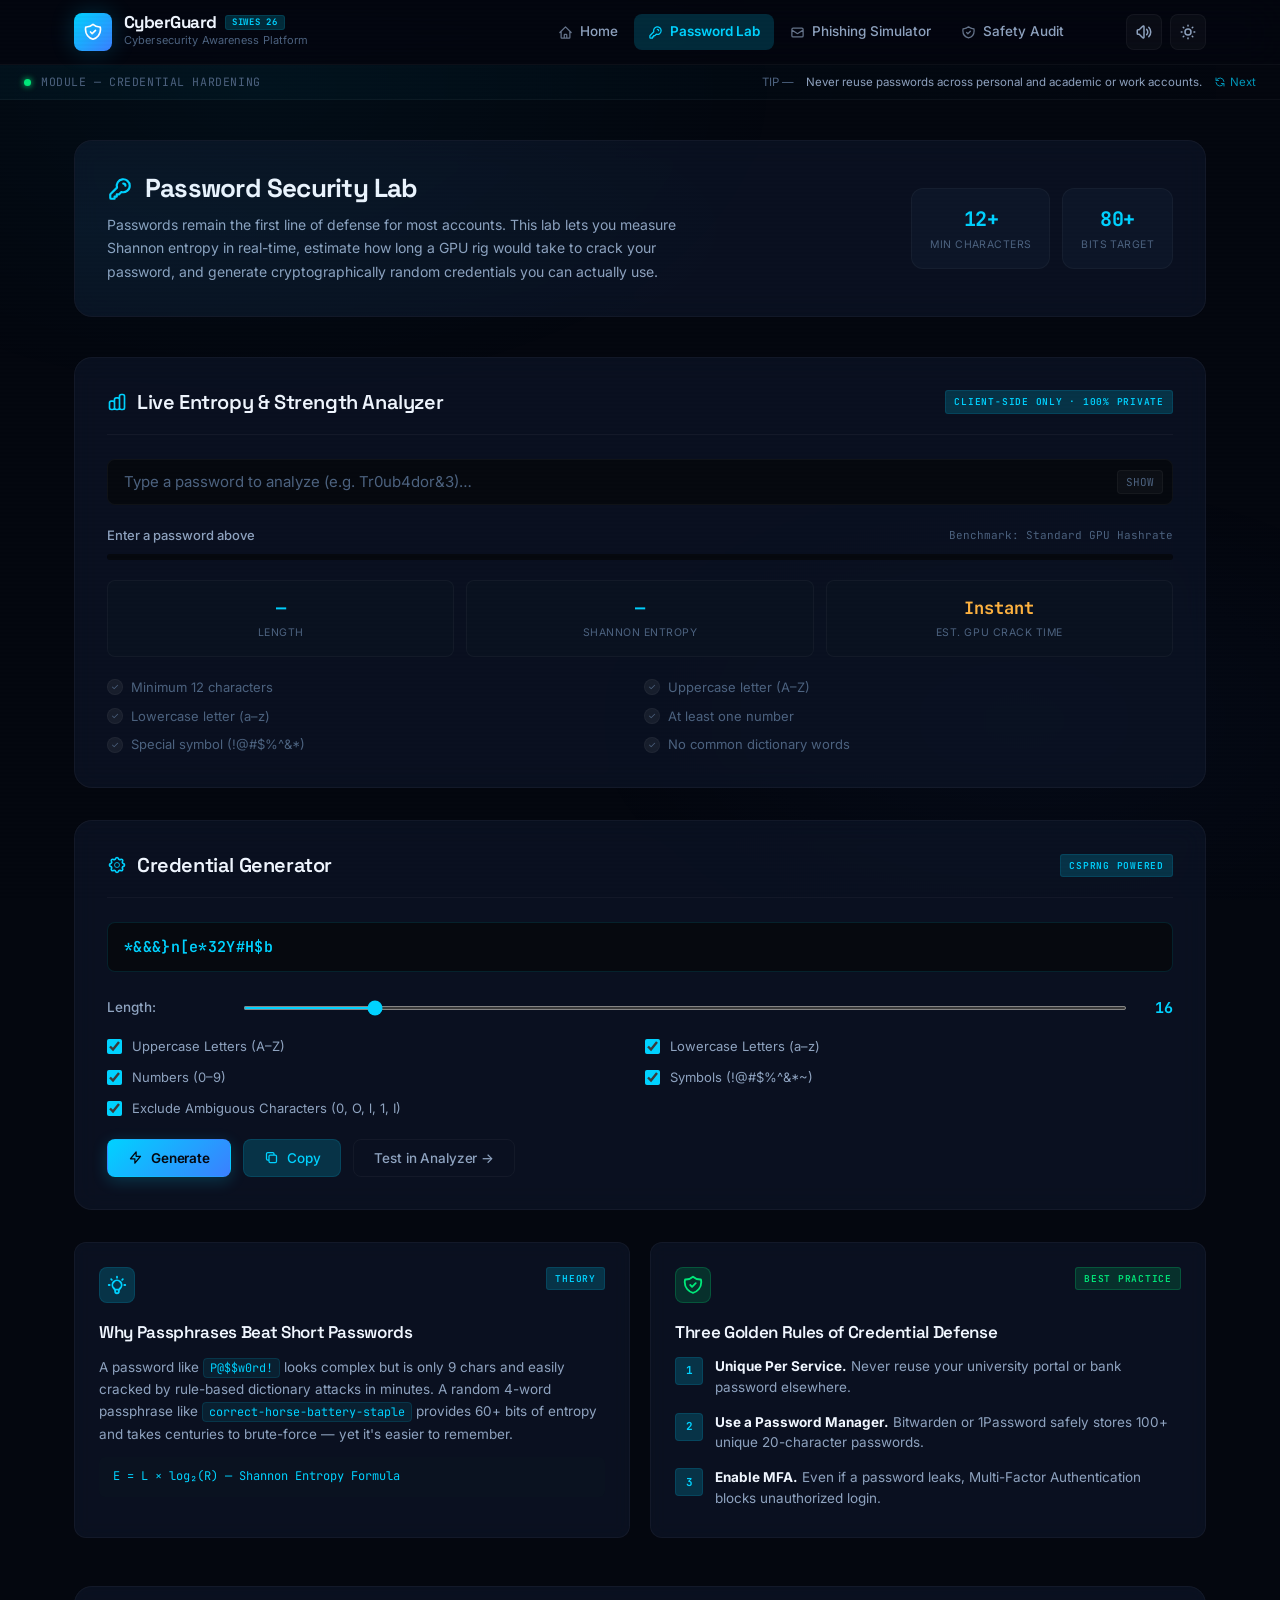
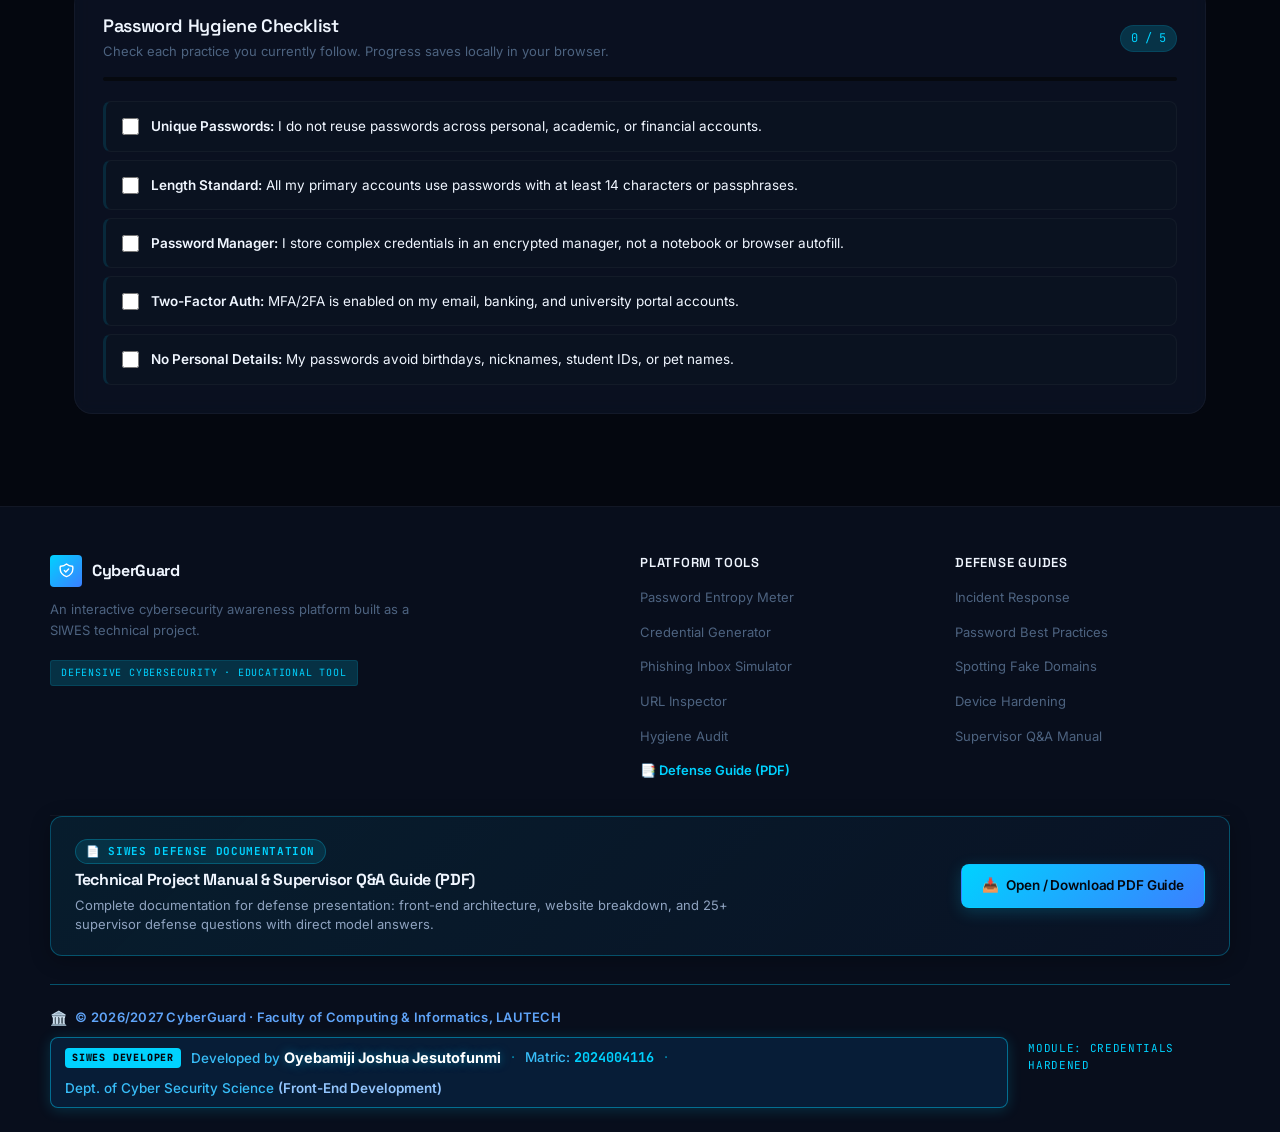
<file: passwords.html>
<!DOCTYPE html>
<html lang="en">
<head>
    <meta charset="UTF-8">
    <meta name="viewport" content="width=device-width, initial-scale=1.0">
    <title>Password Security Lab — CyberGuard | SIWES 2026</title>
    <meta name="description" content="Test password entropy with our real-time Shannon entropy analyzer, estimate GPU crack times, and generate cryptographically secure passwords.">
    <link rel="stylesheet" href="style.css">
</head>
<body>

    <header>
        <div class="header-inner">
            <a href="index.html" class="brand-wrapper">
                <div class="brand-icon">
                    <svg fill="none" stroke="currentColor" viewBox="0 0 24 24"><path stroke-linecap="round" stroke-linejoin="round" stroke-width="2" d="M9 12l2 2 4-4m5.618-4.016A11.955 11.955 0 0112 2.944a11.955 11.955 0 01-8.618 3.04A12.02 12.02 0 003 9c0 5.591 3.824 10.29 9 11.622 5.176-1.332 9-6.03 9-11.622 0-1.042-.133-2.052-.382-3.016z"/></svg>
                </div>
                <div class="brand-text">
                    <span class="brand-name">CyberGuard <span class="nav-chip">SIWES 26</span></span>
                    <span class="brand-sub">Cybersecurity Awareness Platform</span>
                </div>
            </a>

            <nav class="nav-links" id="main-nav">
                <a href="index.html" class="nav-link">
                    <svg fill="none" stroke="currentColor" viewBox="0 0 24 24"><path stroke-linecap="round" stroke-linejoin="round" stroke-width="2" d="M3 12l2-2m0 0l7-7 7 7M5 10v10a1 1 0 001 1h3m10-11l2 2m-2-2v10a1 1 0 01-1 1h-3m-6 0a1 1 0 001-1v-4a1 1 0 011-1h2a1 1 0 011 1v4a1 1 0 001 1m-6 0h6"/></svg>
                    Home
                </a>
                <a href="passwords.html" class="nav-link active">
                    <svg fill="none" stroke="currentColor" viewBox="0 0 24 24"><path stroke-linecap="round" stroke-linejoin="round" stroke-width="2" d="M15 7a2 2 0 012 2m4 0a6 6 0 01-7.743 5.743L11 17H9v2H7v2H4a1 1 0 01-1-1v-2.586a1 1 0 01.293-.707l5.964-5.964A6 6 0 1121 9z"/></svg>
                    Password Lab
                </a>
                <a href="phishing.html" class="nav-link">
                    <svg fill="none" stroke="currentColor" viewBox="0 0 24 24"><path stroke-linecap="round" stroke-linejoin="round" stroke-width="2" d="M3 8l7.89 5.26a2 2 0 002.22 0L21 8M5 19h14a2 2 0 002-2V7a2 2 0 00-2-2H5a2 2 0 00-2 2v10a2 2 0 002 2z"/></svg>
                    Phishing Simulator
                </a>
                <a href="safety.html" class="nav-link">
                    <svg fill="none" stroke="currentColor" viewBox="0 0 24 24"><path stroke-linecap="round" stroke-linejoin="round" stroke-width="2" d="M9 12l2 2 4-4m5.618-4.016A11.955 11.955 0 0112 2.944a11.955 11.955 0 01-8.618 3.04A12.02 12.02 0 003 9c0 5.591 3.824 10.29 9 11.622 5.176-1.332 9-6.03 9-11.622 0-1.042-.133-2.052-.382-3.016z"/></svg>
                    Safety Audit
                </a>
            </nav>

            <div class="nav-actions">
                <button class="icon-btn sound-toggle-btn" title="Toggle Sound" aria-label="Toggle Sound"><svg width="16" height="16" fill="none" stroke="currentColor" viewBox="0 0 24 24"><path stroke-linecap="round" stroke-linejoin="round" stroke-width="2" d="M15.536 8.464a5 5 0 010 7.072M12 6v12m0-12l-4 4H4v4h4l4 4"/></svg></button>
                <button class="icon-btn theme-toggle-btn" title="Toggle Theme" aria-label="Toggle Theme"><svg width="16" height="16" fill="none" stroke="currentColor" viewBox="0 0 24 24"><path stroke-linecap="round" stroke-linejoin="round" stroke-width="2" d="M20.354 15.354A9 9 0 018.646 3.646 9.003 9.003 0 0012 21a9.003 9.003 0 008.354-5.646z"/></svg></button>
                <button class="icon-btn mobile-menu-btn" id="mobile-menu-btn" aria-label="Open Menu"><svg width="16" height="16" fill="none" stroke="currentColor" viewBox="0 0 24 24"><path stroke-linecap="round" stroke-linejoin="round" stroke-width="2" d="M4 6h16M4 12h16M4 18h16"/></svg></button>
            </div>
        </div>
    </header>

    <div class="status-bar">
        <div class="status-left">
            <div class="status-dot"></div>
            <span>MODULE — CREDENTIAL HARDENING</span>
        </div>
        <div class="status-right">
            <span class="tip-label">TIP —</span>
            <span id="daily-tip-text">A 16-character passphrase takes millions of years to crack with modern GPUs.</span>
            <button id="shuffle-tip-btn" class="tip-shuffle-btn"><svg width="12" height="12" fill="none" stroke="currentColor" viewBox="0 0 24 24"><path stroke-linecap="round" stroke-linejoin="round" stroke-width="2" d="M4 4v5h.582m15.356 2A8.001 8.001 0 004.582 9m0 0H9m11 11v-5h-.581m0 0a8.003 8.003 0 01-15.357-2m15.357 2H15"/></svg> Next</button>
        </div>
    </div>

    <main>

        <!-- Page Banner -->
        <div class="page-banner">
            <div class="page-banner-content">
                <h2>
                    <svg fill="none" stroke="currentColor" viewBox="0 0 24 24"><path stroke-linecap="round" stroke-linejoin="round" stroke-width="2" d="M15 7a2 2 0 012 2m4 0a6 6 0 01-7.743 5.743L11 17H9v2H7v2H4a1 1 0 01-1-1v-2.586a1 1 0 01.293-.707l5.964-5.964A6 6 0 1121 9z"/></svg>
                    Password Security Lab
                </h2>
                <p>
                    Passwords remain the first line of defense for most accounts. This lab lets you measure 
                    Shannon entropy in real-time, estimate how long a GPU rig would take to crack your password, 
                    and generate cryptographically random credentials you can actually use.
                </p>
            </div>
            <div class="page-banner-stats">
                <div class="stat-pill">
                    <span class="num">12+</span>
                    <span class="lbl">Min Characters</span>
                </div>
                <div class="stat-pill">
                    <span class="num">80+</span>
                    <span class="lbl">Bits Target</span>
                </div>
            </div>
        </div>

        <!-- Tool 1: Strength Analyzer -->
        <div class="tool-section">
            <div class="tool-header">
                <h3 class="tool-title">
                    <svg fill="none" stroke="currentColor" viewBox="0 0 24 24"><path stroke-linecap="round" stroke-linejoin="round" stroke-width="2" d="M9 19v-6a2 2 0 00-2-2H5a2 2 0 00-2 2v6a2 2 0 002 2h2a2 2 0 002-2zm0 0V9a2 2 0 012-2h2a2 2 0 012 2v10m-6 0a2 2 0 002 2h2a2 2 0 002-2m0 0V5a2 2 0 012-2h2a2 2 0 012 2v14a2 2 0 01-2 2h-2a2 2 0 01-2-2z"/></svg>
                    Live Entropy &amp; Strength Analyzer
                </h3>
                <span class="card-tag">Client-Side Only · 100% Private</span>
            </div>

            <div class="pwd-input-wrap">
                <input type="password" id="pwd-input" class="cyber-input" placeholder="Type a password to analyze (e.g. Tr0ub4dor&3)…" autocomplete="off" spellcheck="false">
                <button type="button" id="toggle-pwd-vis" class="pwd-vis-btn">SHOW</button>
            </div>

            <div class="strength-wrap">
                <div class="strength-row">
                    <span class="strength-label" id="pwd-status-text">Enter a password above</span>
                    <span class="strength-hint">Benchmark: Standard GPU Hashrate</span>
                </div>
                <div class="strength-track">
                    <div id="pwd-meter-fill" class="strength-fill"></div>
                </div>
            </div>

            <div class="metrics-row">
                <div class="metric-box">
                    <span class="metric-val" id="pwd-length-val">—</span>
                    <span class="metric-lbl">Length</span>
                </div>
                <div class="metric-box">
                    <span class="metric-val" id="pwd-entropy-val">—</span>
                    <span class="metric-lbl">Shannon Entropy</span>
                </div>
                <div class="metric-box">
                    <span class="metric-val" id="pwd-crack-time-val" style="color:var(--amber);">Instant</span>
                    <span class="metric-lbl">Est. GPU Crack Time</span>
                </div>
            </div>

            <div class="rules-grid">
                <div id="rule-len" class="rule-item"><span class="rule-dot">✓</span> Minimum 12 characters</div>
                <div id="rule-upper" class="rule-item"><span class="rule-dot">✓</span> Uppercase letter (A–Z)</div>
                <div id="rule-lower" class="rule-item"><span class="rule-dot">✓</span> Lowercase letter (a–z)</div>
                <div id="rule-num" class="rule-item"><span class="rule-dot">✓</span> At least one number</div>
                <div id="rule-sym" class="rule-item"><span class="rule-dot">✓</span> Special symbol (!@#$%^&*)</div>
                <div id="rule-common" class="rule-item"><span class="rule-dot">✓</span> No common dictionary words</div>
            </div>
        </div>

        <!-- Tool 2: Generator -->
        <div class="tool-section" id="generator">
            <div class="tool-header">
                <h3 class="tool-title">
                    <svg fill="none" stroke="currentColor" viewBox="0 0 24 24"><path stroke-linecap="round" stroke-linejoin="round" stroke-width="2" d="M10.325 4.317c.426-1.756 2.924-1.756 3.35 0a1.724 1.724 0 002.573 1.066c1.543-.94 3.31.826 2.37 2.37a1.724 1.724 0 001.065 2.572c1.756.426 1.756 2.924 0 3.35a1.724 1.724 0 00-1.066 2.573c.94 1.543-.826 3.31-2.37 2.37a1.724 1.724 0 00-2.572 1.065c-.426 1.756-2.924 1.756-3.35 0a1.724 1.724 0 00-2.573-1.066c-1.543.94-3.31-.826-2.37-2.37a1.724 1.724 0 00-1.065-2.572c-1.756-.426-1.756-2.924 0-3.35a1.724 1.724 0 001.066-2.573c-.94-1.543.826-3.31 2.37-2.37.996.608 2.296.07 2.572-1.065z"/><circle cx="12" cy="12" r="3"/></svg>
                    Credential Generator
                </h3>
                <span class="card-tag">CSPRNG Powered</span>
            </div>

            <div class="gen-output-wrap">
                <input type="text" id="generated-pwd-output" class="gen-output" readonly placeholder="Click Generate below…">
            </div>

            <div class="slider-group">
                <label for="gen-len-slider">Length:</label>
                <input type="range" id="gen-len-slider" class="cyber-slider" min="8" max="64" value="16">
                <span id="gen-len-display" class="slider-val">16</span>
            </div>

            <div class="checkbox-grid">
                <label class="check-label"><input type="checkbox" id="gen-opt-upper" checked> Uppercase Letters (A–Z)</label>
                <label class="check-label"><input type="checkbox" id="gen-opt-lower" checked> Lowercase Letters (a–z)</label>
                <label class="check-label"><input type="checkbox" id="gen-opt-num" checked> Numbers (0–9)</label>
                <label class="check-label"><input type="checkbox" id="gen-opt-sym" checked> Symbols (!@#$%^&*~)</label>
                <label class="check-label" style="grid-column: 1/-1;"><input type="checkbox" id="gen-opt-no-ambig" checked> Exclude Ambiguous Characters (0, O, l, 1, I)</label>
            </div>

            <div style="display:flex; gap:12px; flex-wrap:wrap;">
                <button type="button" id="generate-pwd-btn" class="btn btn-primary">
                    <svg fill="none" stroke="currentColor" viewBox="0 0 24 24"><path stroke-linecap="round" stroke-linejoin="round" stroke-width="2" d="M13 10V3L4 14h7v7l9-11h-7z"/></svg>
                    Generate
                </button>
                <button type="button" id="copy-pwd-btn" class="btn btn-secondary">
                    <svg fill="none" stroke="currentColor" viewBox="0 0 24 24"><path stroke-linecap="round" stroke-linejoin="round" stroke-width="2" d="M8 16H6a2 2 0 01-2-2V6a2 2 0 012-2h8a2 2 0 012 2v2m-6 12h8a2 2 0 002-2v-8a2 2 0 00-2-2h-8a2 2 0 00-2 2v8a2 2 0 002 2z"/></svg>
                    Copy
                </button>
                <button type="button" id="test-gen-pwd-btn" class="btn btn-ghost">
                    Test in Analyzer →
                </button>
            </div>
        </div>

        <!-- Educational Cards -->
        <div class="grid-2">
            <div class="cyber-card">
                <div class="card-header">
                    <div class="module-icon cyan" style="width:36px;height:36px;">
                        <svg fill="none" stroke="currentColor" viewBox="0 0 24 24"><path stroke-linecap="round" stroke-linejoin="round" stroke-width="2" d="M9.663 17h4.673M12 3v1m6.364 1.636l-.707.707M21 12h-1M4 12H3m3.343-5.657l-.707-.707m2.828 9.9a5 5 0 117.072 0l-.548.547A3.374 3.374 0 0014 18.469V19a2 2 0 11-4 0v-.531c0-.895-.356-1.754-.988-2.386l-.548-.547z"/></svg>
                    </div>
                    <span class="card-tag">Theory</span>
                </div>
                <div class="card-title">Why Passphrases Beat Short Passwords</div>
                <div class="card-body">
                    A password like <code>P@$$w0rd!</code> looks complex but is only 9 chars and 
                    easily cracked by rule-based dictionary attacks in minutes. A random 4-word passphrase 
                    like <code>correct-horse-battery-staple</code> provides 60+ bits of entropy and 
                    takes centuries to brute-force — yet it's easier to remember.
                    <div style="margin-top: 12px; background: var(--bg-surface); padding: 10px 14px; border-radius: 6px; font-family: var(--font-mono); font-size: 12px; color: var(--cyan);">
                        E = L × log₂(R)   — Shannon Entropy Formula
                    </div>
                </div>
            </div>

            <div class="cyber-card">
                <div class="card-header">
                    <div class="module-icon green" style="width:36px;height:36px;">
                        <svg fill="none" stroke="currentColor" viewBox="0 0 24 24"><path stroke-linecap="round" stroke-linejoin="round" stroke-width="2" d="M9 12l2 2 4-4m5.618-4.016A11.955 11.955 0 0112 2.944a11.955 11.955 0 01-8.618 3.04A12.02 12.02 0 003 9c0 5.591 3.824 10.29 9 11.622 5.176-1.332 9-6.03 9-11.622 0-1.042-.133-2.052-.382-3.016z"/></svg>
                    </div>
                    <span class="card-tag green">Best Practice</span>
                </div>
                <div class="card-title">Three Golden Rules of Credential Defense</div>
                <div class="pillars-list" style="margin: 0;">
                    <div class="pillar-item">
                        <span class="pillar-num">1</span>
                        <div class="pillar-body"><strong>Unique Per Service.</strong> Never reuse your university portal or bank password elsewhere.</div>
                    </div>
                    <div class="pillar-item">
                        <span class="pillar-num">2</span>
                        <div class="pillar-body"><strong>Use a Password Manager.</strong> Bitwarden or 1Password safely stores 100+ unique 20-character passwords.</div>
                    </div>
                    <div class="pillar-item">
                        <span class="pillar-num">3</span>
                        <div class="pillar-body"><strong>Enable MFA.</strong> Even if a password leaks, Multi-Factor Authentication blocks unauthorized login.</div>
                    </div>
                </div>
            </div>
        </div>

        <!-- Checklist -->
        <div class="checklist-wrap" id="checklist">
            <div class="checklist-head">
                <div>
                    <h3>Password Hygiene Checklist</h3>
                    <p style="font-size:13px; color: var(--text-2); margin-top: 4px;">Check each practice you currently follow. Progress saves locally in your browser.</p>
                </div>
                <span id="password-checklist-progress-text" class="progress-badge">0 / 5</span>
            </div>
            <div class="progress-track">
                <div id="password-checklist-progress-fill" class="progress-fill"></div>
            </div>
            <ul class="checklist" id="password-checklist">
                <li class="check-item"><input type="checkbox" id="pcheck-1"><label for="pcheck-1" class="item-body"><strong>Unique Passwords:</strong> I do not reuse passwords across personal, academic, or financial accounts.</label></li>
                <li class="check-item"><input type="checkbox" id="pcheck-2"><label for="pcheck-2" class="item-body"><strong>Length Standard:</strong> All my primary accounts use passwords with at least 14 characters or passphrases.</label></li>
                <li class="check-item"><input type="checkbox" id="pcheck-3"><label for="pcheck-3" class="item-body"><strong>Password Manager:</strong> I store complex credentials in an encrypted manager, not a notebook or browser autofill.</label></li>
                <li class="check-item"><input type="checkbox" id="pcheck-4"><label for="pcheck-4" class="item-body"><strong>Two-Factor Auth:</strong> MFA/2FA is enabled on my email, banking, and university portal accounts.</label></li>
                <li class="check-item"><input type="checkbox" id="pcheck-5"><label for="pcheck-5" class="item-body"><strong>No Personal Details:</strong> My passwords avoid birthdays, nicknames, student IDs, or pet names.</label></li>
            </ul>
        </div>

    </main>

    <footer>
        <div class="footer-inner">
            <div class="footer-brand">
                <div class="footer-logo">
                    <div class="footer-logo-icon"><svg fill="none" stroke="currentColor" viewBox="0 0 24 24"><path stroke-linecap="round" stroke-linejoin="round" stroke-width="2" d="M9 12l2 2 4-4m5.618-4.016A11.955 11.955 0 0112 2.944a11.955 11.955 0 01-8.618 3.04A12.02 12.02 0 003 9c0 5.591 3.824 10.29 9 11.622 5.176-1.332 9-6.03 9-11.622 0-1.042-.133-2.052-.382-3.016z"/></svg></div>
                    <span class="footer-logo-name">CyberGuard</span>
                </div>
                <p>An interactive cybersecurity awareness platform built as a SIWES technical project.</p>
                <div class="footer-tag">Defensive Cybersecurity · Educational Tool</div>
            </div>
            <div class="footer-col">
                <h5>Platform Tools</h5>
                <ul>
                    <li><a href="passwords.html">Password Entropy Meter</a></li>
                    <li><a href="passwords.html#generator">Credential Generator</a></li>
                    <li><a href="phishing.html">Phishing Inbox Simulator</a></li>
                    <li><a href="phishing.html#inspector">URL Inspector</a></li>
                    <li><a href="safety.html">Hygiene Audit</a></li>
                    <li><a href="defense_guide.html" style="color:var(--cyan); font-weight:600;">📑 Defense Guide (PDF)</a></li>
                </ul>
            </div>
            <div class="footer-col">
                <h5>Defense Guides</h5>
                <ul>
                    <li><a href="safety.html#incident-response">Incident Response</a></li>
                    <li><a href="passwords.html#checklist">Password Best Practices</a></li>
                    <li><a href="phishing.html#checklist">Spotting Fake Domains</a></li>
                    <li><a href="safety.html#checklist">Device Hardening</a></li>
                    <li><a href="defense_guide.html">Supervisor Q&A Manual</a></li>
                </ul>
            </div>
        </div>

        <!-- Prominent SIWES Defense Documentation PDF Card -->
        <div class="footer-defense-card">
            <div class="footer-defense-content">
                <span class="footer-defense-pill">📄 SIWES Defense Documentation</span>
                <h4>Technical Project Manual & Supervisor Q&A Guide (PDF)</h4>
                <p>Complete documentation for defense presentation: front-end architecture, website breakdown, and 25+ supervisor defense questions with direct model answers.</p>
            </div>
            <div class="footer-defense-action">
                <a href="defense_guide.html" class="btn btn-primary" style="display:inline-flex; align-items:center; gap:8px;">
                    <span>📥</span> Open / Download PDF Guide
                </a>
            </div>
        </div>

        <div class="footer-bottom">
            <div class="footer-credits-box">
                <div class="footer-copyright">
                    <span class="footer-blue-icon">🏛️</span>
                    <span>© 2026/2027 CyberGuard · Faculty of Computing & Informatics, LAUTECH</span>
                </div>
                <div class="footer-developer">
                    <span class="footer-badge-dev">SIWES DEVELOPER</span>
                    <span>Developed by <strong class="developer-name">Oyebamiji Joshua Jesutofunmi</strong></span>
                    <span class="developer-divider">·</span>
                    <span class="developer-matric">Matric: <strong>2024004116</strong></span>
                    <span class="developer-divider">·</span>
                    <span class="developer-dept">Dept. of Cyber Security Science <em>(Front-End Development)</em></span>
                </div>
            </div>
            <div class="footer-status">MODULE: CREDENTIALS HARDENED</div>
        </div>
    </footer>

    <div id="toast-container"></div>
    <script src="script.js"></script>
</body>
</html>
</file>
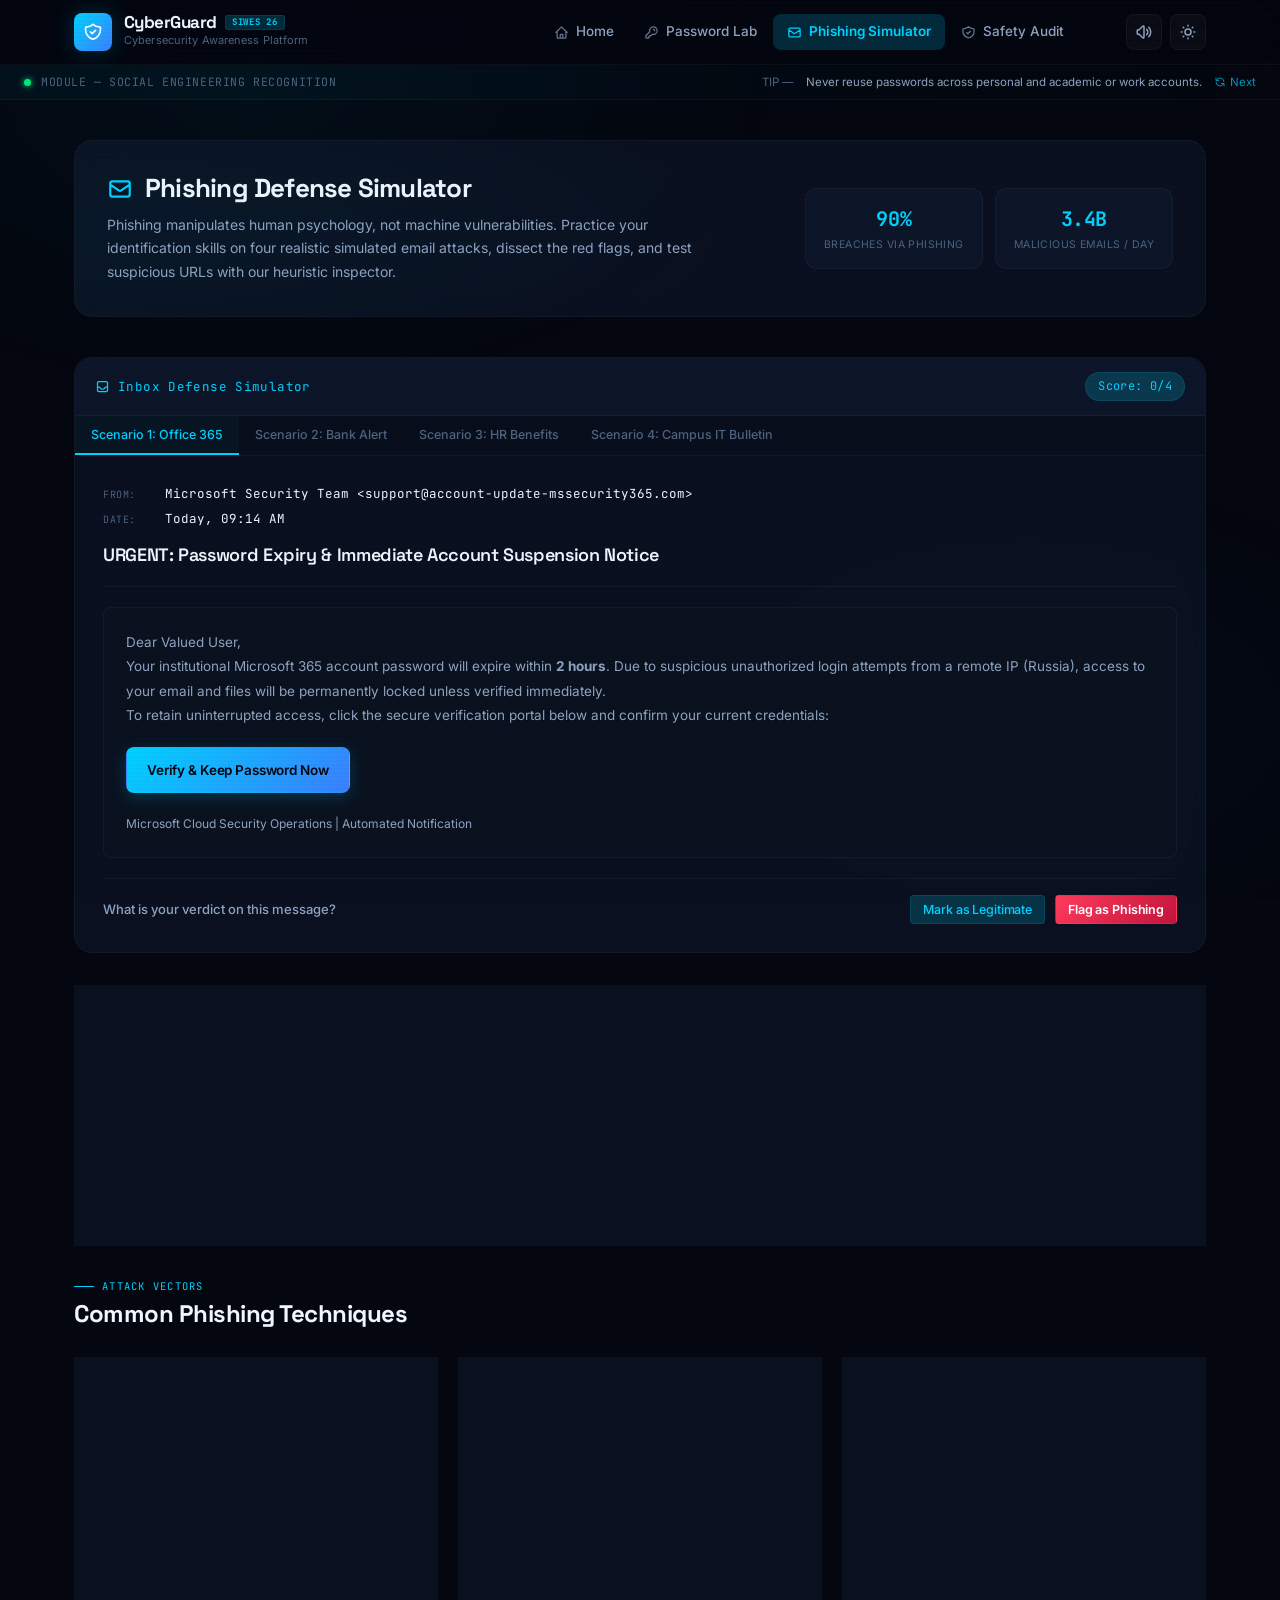
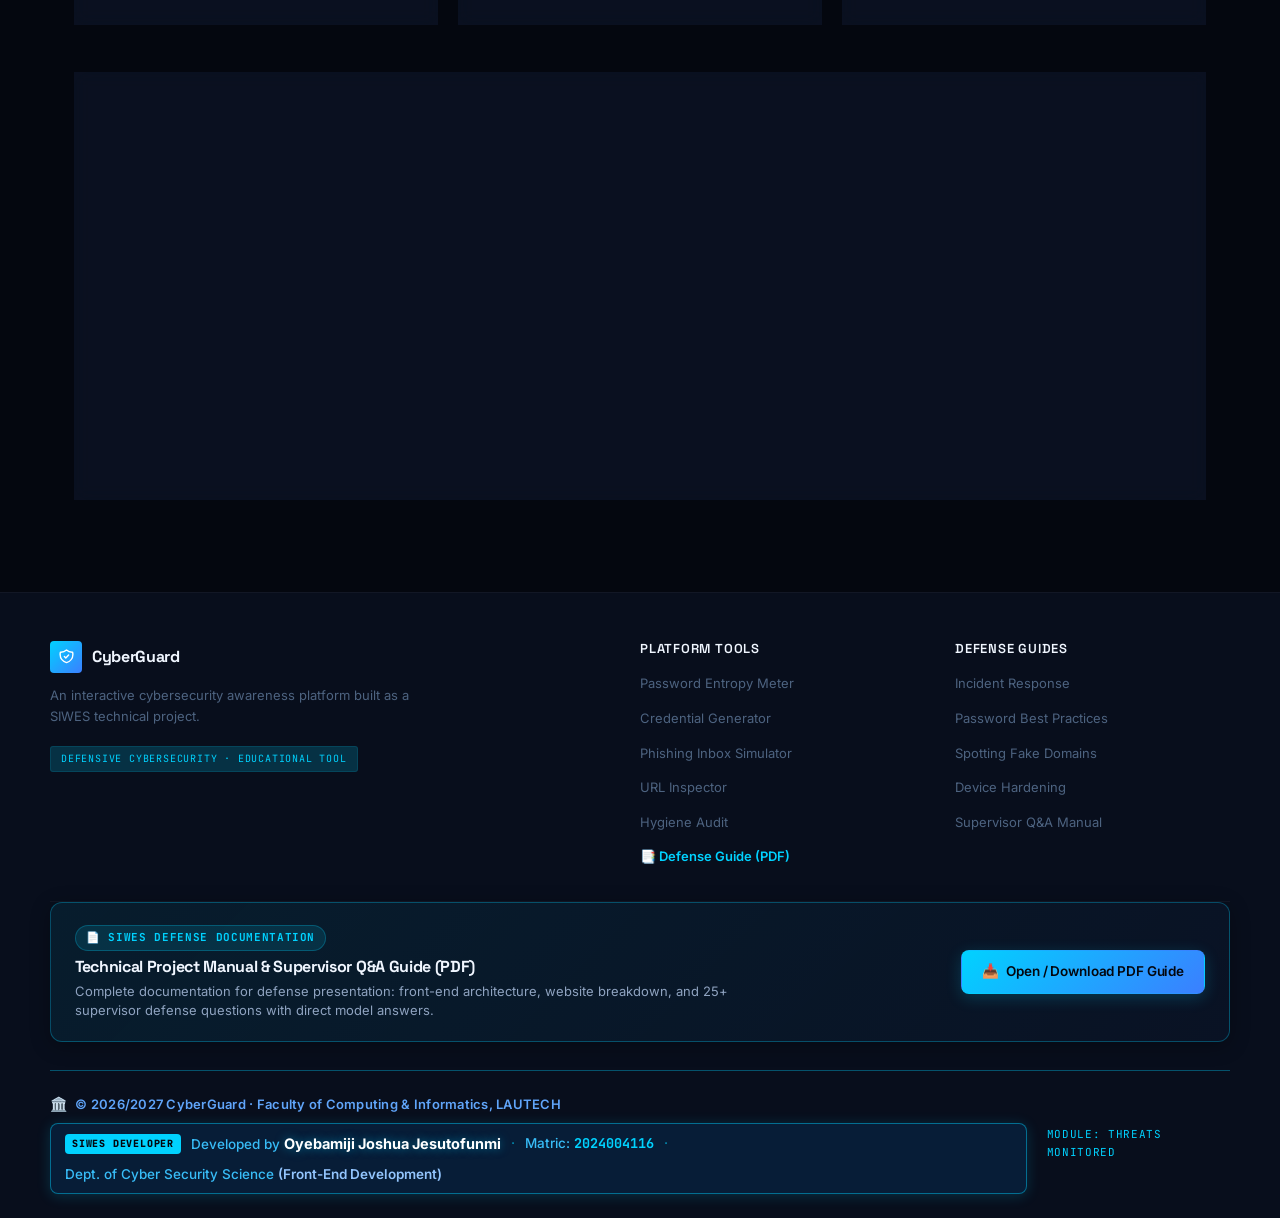
<file: phishing.html>
<!DOCTYPE html>
<html lang="en">
<head>
    <meta charset="UTF-8">
    <meta name="viewport" content="width=device-width, initial-scale=1.0">
    <title>Phishing Defense Simulator — CyberGuard | SIWES 2026</title>
    <meta name="description" content="Interactive phishing email defense simulator. Inspect realistic attack emails, identify red flags, and test suspicious URLs with our heuristic analyzer.">
    <link rel="stylesheet" href="style.css">
</head>
<body>

    <header>
        <div class="header-inner">
            <a href="index.html" class="brand-wrapper">
                <div class="brand-icon"><svg fill="none" stroke="currentColor" viewBox="0 0 24 24"><path stroke-linecap="round" stroke-linejoin="round" stroke-width="2" d="M9 12l2 2 4-4m5.618-4.016A11.955 11.955 0 0112 2.944a11.955 11.955 0 01-8.618 3.04A12.02 12.02 0 003 9c0 5.591 3.824 10.29 9 11.622 5.176-1.332 9-6.03 9-11.622 0-1.042-.133-2.052-.382-3.016z"/></svg></div>
                <div class="brand-text">
                    <span class="brand-name">CyberGuard <span class="nav-chip">SIWES 26</span></span>
                    <span class="brand-sub">Cybersecurity Awareness Platform</span>
                </div>
            </a>

            <nav class="nav-links" id="main-nav">
                <a href="index.html" class="nav-link"><svg fill="none" stroke="currentColor" viewBox="0 0 24 24"><path stroke-linecap="round" stroke-linejoin="round" stroke-width="2" d="M3 12l2-2m0 0l7-7 7 7M5 10v10a1 1 0 001 1h3m10-11l2 2m-2-2v10a1 1 0 01-1 1h-3m-6 0a1 1 0 001-1v-4a1 1 0 011-1h2a1 1 0 011 1v4a1 1 0 001 1m-6 0h6"/></svg> Home</a>
                <a href="passwords.html" class="nav-link"><svg fill="none" stroke="currentColor" viewBox="0 0 24 24"><path stroke-linecap="round" stroke-linejoin="round" stroke-width="2" d="M15 7a2 2 0 012 2m4 0a6 6 0 01-7.743 5.743L11 17H9v2H7v2H4a1 1 0 01-1-1v-2.586a1 1 0 01.293-.707l5.964-5.964A6 6 0 1121 9z"/></svg> Password Lab</a>
                <a href="phishing.html" class="nav-link active"><svg fill="none" stroke="currentColor" viewBox="0 0 24 24"><path stroke-linecap="round" stroke-linejoin="round" stroke-width="2" d="M3 8l7.89 5.26a2 2 0 002.22 0L21 8M5 19h14a2 2 0 002-2V7a2 2 0 00-2-2H5a2 2 0 00-2 2v10a2 2 0 002 2z"/></svg> Phishing Simulator</a>
                <a href="safety.html" class="nav-link"><svg fill="none" stroke="currentColor" viewBox="0 0 24 24"><path stroke-linecap="round" stroke-linejoin="round" stroke-width="2" d="M9 12l2 2 4-4m5.618-4.016A11.955 11.955 0 0112 2.944a11.955 11.955 0 01-8.618 3.04A12.02 12.02 0 003 9c0 5.591 3.824 10.29 9 11.622 5.176-1.332 9-6.03 9-11.622 0-1.042-.133-2.052-.382-3.016z"/></svg> Safety Audit</a>
            </nav>

            <div class="nav-actions">
                <button class="icon-btn sound-toggle-btn" title="Toggle Sound" aria-label="Toggle Sound"><svg width="16" height="16" fill="none" stroke="currentColor" viewBox="0 0 24 24"><path stroke-linecap="round" stroke-linejoin="round" stroke-width="2" d="M15.536 8.464a5 5 0 010 7.072M12 6v12m0-12l-4 4H4v4h4l4 4"/></svg></button>
                <button class="icon-btn theme-toggle-btn" title="Toggle Theme" aria-label="Toggle Theme"><svg width="16" height="16" fill="none" stroke="currentColor" viewBox="0 0 24 24"><path stroke-linecap="round" stroke-linejoin="round" stroke-width="2" d="M20.354 15.354A9 9 0 018.646 3.646 9.003 9.003 0 0012 21a9.003 9.003 0 008.354-5.646z"/></svg></button>
                <button class="icon-btn mobile-menu-btn" id="mobile-menu-btn" aria-label="Open Menu"><svg width="16" height="16" fill="none" stroke="currentColor" viewBox="0 0 24 24"><path stroke-linecap="round" stroke-linejoin="round" stroke-width="2" d="M4 6h16M4 12h16M4 18h16"/></svg></button>
            </div>
        </div>
    </header>

    <div class="status-bar">
        <div class="status-left">
            <div class="status-dot"></div>
            <span>MODULE — SOCIAL ENGINEERING RECOGNITION</span>
        </div>
        <div class="status-right">
            <span class="tip-label">TIP —</span>
            <span id="daily-tip-text">Always inspect the actual sender email address, not just the display name.</span>
            <button id="shuffle-tip-btn" class="tip-shuffle-btn"><svg width="12" height="12" fill="none" stroke="currentColor" viewBox="0 0 24 24"><path stroke-linecap="round" stroke-linejoin="round" stroke-width="2" d="M4 4v5h.582m15.356 2A8.001 8.001 0 004.582 9m0 0H9m11 11v-5h-.581m0 0a8.003 8.003 0 01-15.357-2m15.357 2H15"/></svg> Next</button>
        </div>
    </div>

    <main>

        <!-- Page Banner -->
        <div class="page-banner">
            <div class="page-banner-content">
                <h2>
                    <svg fill="none" stroke="currentColor" viewBox="0 0 24 24"><path stroke-linecap="round" stroke-linejoin="round" stroke-width="2" d="M3 8l7.89 5.26a2 2 0 002.22 0L21 8M5 19h14a2 2 0 002-2V7a2 2 0 00-2-2H5a2 2 0 00-2 2v10a2 2 0 002 2z"/></svg>
                    Phishing Defense Simulator
                </h2>
                <p>
                    Phishing manipulates human psychology, not machine vulnerabilities. 
                    Practice your identification skills on four realistic simulated email attacks, 
                    dissect the red flags, and test suspicious URLs with our heuristic inspector.
                </p>
            </div>
            <div class="page-banner-stats">
                <div class="stat-pill">
                    <span class="num">90%</span>
                    <span class="lbl">Breaches via Phishing</span>
                </div>
                <div class="stat-pill">
                    <span class="num">3.4B</span>
                    <span class="lbl">Malicious Emails / Day</span>
                </div>
            </div>
        </div>

        <!-- Inbox Simulator -->
        <div class="inbox-panel">
            <div class="inbox-bar">
                <div class="inbox-bar-title">
                    <svg fill="none" stroke="currentColor" viewBox="0 0 24 24"><path stroke-linecap="round" stroke-linejoin="round" stroke-width="2" d="M20 13V6a2 2 0 00-2-2H6a2 2 0 00-2 2v7m16 0v5a2 2 0 01-2 2H6a2 2 0 01-2-2v-5m16 0h-2.586a1 1 0 00-.707.293l-2.414 2.414a1 1 0 01-.707.293h-3.172a1 1 0 01-.707-.293l-2.414-2.414A1 1 0 006.586 13H4"/></svg>
                    Inbox Defense Simulator
                </div>
                <div id="phish-score-badge" class="score-pill">Score: 0 / 4 Verified</div>
            </div>

            <div class="inbox-tabs" id="inbox-tabs">
                <!-- Populated by script.js -->
            </div>

            <div class="email-view" id="email-view-container">
                <!-- Populated by script.js -->
            </div>
        </div>

        <!-- URL Inspector -->
        <div class="url-inspector" id="inspector">
            <div class="tool-header" style="border-bottom: 1px solid var(--border-0); padding-bottom: 18px; margin-bottom: 20px;">
                <h3 class="tool-title">
                    <svg fill="none" stroke="currentColor" viewBox="0 0 24 24"><path stroke-linecap="round" stroke-linejoin="round" stroke-width="2" d="M13.828 10.172a4 4 0 00-5.656 0l-4 4a4 4 0 105.656 5.656l1.102-1.101m-.758-4.899a4 4 0 005.656 0l4-4a4 4 0 00-5.656-5.656l-1.1 1.1"/></svg>
                    Suspicious URL Inspector
                </h3>
                <span class="card-tag">Real-Time Heuristic Analysis</span>
            </div>

            <p style="font-size: 13.5px; color: var(--text-1); margin-bottom: 14px;">
                Paste any suspicious link to analyze for domain spoofing, raw IP hosts, dangerous TLDs, and typosquatting. Or try a preset below.
            </p>

            <div style="display: flex; gap: 10px; flex-wrap: wrap;">
                <input type="text" id="url-inspect-input" class="cyber-input" style="flex:1; min-width: 260px; font-family: var(--font-body);" placeholder="Paste URL — e.g. http://login.bank.com.verify-portal.net…">
                <button type="button" id="btn-analyze-url" class="btn btn-primary">
                    <svg fill="none" stroke="currentColor" viewBox="0 0 24 24"><path stroke-linecap="round" stroke-linejoin="round" stroke-width="2" d="M21 21l-6-6m2-5a7 7 0 11-14 0 7 7 0 0114 0z"/></svg>
                    Analyze
                </button>
            </div>

            <div class="url-chips">
                <span style="font-size: 11.5px; color: var(--text-2); align-self: center;">Try a sample:</span>
                <button type="button" class="url-chip" data-url="http://192.168.1.1/login">Raw IP Host</button>
                <button type="button" class="url-chip" data-url="https://paypal.com.verify-security-account.net/signin">Subdomain Spoof</button>
                <button type="button" class="url-chip" data-url="http://bank-chase-update.top/security">High-Risk TLD</button>
                <button type="button" class="url-chip" data-url="https://accounts.google.com">Authentic (Safe)</button>
            </div>

            <div id="url-inspect-result" class="url-result">
                <!-- Populated by script.js -->
            </div>
        </div>

        <!-- Red Flags Breakdown -->
        <div class="section-header">
            <div class="section-label">Attack Vectors</div>
            <h2 class="section-title">Common Phishing Techniques</h2>
        </div>

        <div class="grid-3">
            <div class="cyber-card">
                <div class="card-header">
                    <div class="module-icon red" style="width:36px;height:36px;">
                        <svg fill="none" stroke="currentColor" viewBox="0 0 24 24"><path stroke-linecap="round" stroke-linejoin="round" stroke-width="2" d="M12 9v2m0 4h.01m-6.938 4h13.856c1.54 0 2.502-1.667 1.732-3L13.732 4c-.77-1.333-2.694-1.333-3.464 0L3.34 16c-.77 1.333.192 3 1.732 3z"/></svg>
                    </div>
                    <span class="card-tag red">Vector 1</span>
                </div>
                <div class="card-title">Deceptive Sender Domains</div>
                <div class="card-body">
                    Attackers display a name like <em>"University Registrar"</em> while the actual address is 
                    <code>support@university-portal.xyz</code>. Always expand the sender header and 
                    inspect the domain after the <code>@</code> symbol.
                </div>
            </div>

            <div class="cyber-card">
                <div class="card-header">
                    <div class="module-icon amber" style="width:36px;height:36px;">
                        <svg fill="none" stroke="currentColor" viewBox="0 0 24 24"><path stroke-linecap="round" stroke-linejoin="round" stroke-width="2" d="M12 8v4l3 3m6-3a9 9 0 11-18 0 9 9 0 0118 0z"/></svg>
                    </div>
                    <span class="card-tag amber">Vector 2</span>
                </div>
                <div class="card-title">Fabricated Urgency & Fear</div>
                <div class="card-body">
                    Phrases like <em>"Account suspended in 2 hours"</em> or <em>"Arrest warrant issued"</em> 
                    provoke panic, causing victims to bypass rational verification. 
                    Legitimate institutions do not demand credentials over email.
                </div>
            </div>

            <div class="cyber-card">
                <div class="card-header">
                    <div class="module-icon blue" style="width:36px;height:36px;">
                        <svg fill="none" stroke="currentColor" viewBox="0 0 24 24"><path stroke-linecap="round" stroke-linejoin="round" stroke-width="2" d="M15.172 7l-6.586 6.586a2 2 0 102.828 2.828l6.414-6.586a4 4 0 00-5.656-5.656l-6.415 6.585a6 6 0 108.486 8.486L20.5 13"/></svg>
                    </div>
                    <span class="card-tag blue">Vector 3</span>
                </div>
                <div class="card-title">Weaponized Attachments</div>
                <div class="card-body">
                    Watch for unexpected invoices or receipts with dangerous extensions: 
                    <code>.iso</code>, <code>.vbs</code>, <code>.hta</code>, or double extensions 
                    like <code>invoice.pdf.exe</code>. Never open attachments from unexpected senders.
                </div>
            </div>
        </div>

        <!-- Checklist -->
        <div class="checklist-wrap" id="checklist">
            <div class="checklist-head">
                <div>
                    <h3>Phishing Verification Protocol</h3>
                    <p style="font-size: 13px; color: var(--text-2); margin-top: 4px;">Perform these steps before clicking any unsolicited link or downloading an attachment.</p>
                </div>
                <span id="phishing-checklist-progress-text" class="progress-badge">0 / 5</span>
            </div>
            <div class="progress-track">
                <div id="phishing-checklist-progress-fill" class="progress-fill"></div>
            </div>
            <ul class="checklist" id="phishing-checklist">
                <li class="check-item"><input type="checkbox" id="phcheck-1"><label for="phcheck-1" class="item-body"><strong>Inspect Sender Domain:</strong> I expand the sender header and verify the domain matches the organization's official website.</label></li>
                <li class="check-item"><input type="checkbox" id="phcheck-2"><label for="phcheck-2" class="item-body"><strong>Hover Before Clicking:</strong> I hover all links to check the real destination URL in the status bar.</label></li>
                <li class="check-item"><input type="checkbox" id="phcheck-3"><label for="phcheck-3" class="item-body"><strong>Out-of-Band Verification:</strong> If an email demands urgent funds or password changes, I verify through an official phone number or channel.</label></li>
                <li class="check-item"><input type="checkbox" id="phcheck-4"><label for="phcheck-4" class="item-body"><strong>No Credentials via Email:</strong> I never send passwords, OTPs, or financial details in reply to any email request.</label></li>
                <li class="check-item"><input type="checkbox" id="phcheck-5"><label for="phcheck-5" class="item-body"><strong>Scan Attachments:</strong> I do not open unexpected attachments without running an antivirus or sandbox check.</label></li>
            </ul>
        </div>

    </main>

    <footer>
        <div class="footer-inner">
            <div class="footer-brand">
                <div class="footer-logo">
                    <div class="footer-logo-icon"><svg fill="none" stroke="currentColor" viewBox="0 0 24 24"><path stroke-linecap="round" stroke-linejoin="round" stroke-width="2" d="M9 12l2 2 4-4m5.618-4.016A11.955 11.955 0 0112 2.944a11.955 11.955 0 01-8.618 3.04A12.02 12.02 0 003 9c0 5.591 3.824 10.29 9 11.622 5.176-1.332 9-6.03 9-11.622 0-1.042-.133-2.052-.382-3.016z"/></svg></div>
                    <span class="footer-logo-name">CyberGuard</span>
                </div>
                <p>An interactive cybersecurity awareness platform built as a SIWES technical project.</p>
                <div class="footer-tag">Defensive Cybersecurity · Educational Tool</div>
            </div>
            <div class="footer-col">
                <h5>Platform Tools</h5>
                <ul>
                    <li><a href="passwords.html">Password Entropy Meter</a></li>
                    <li><a href="passwords.html#generator">Credential Generator</a></li>
                    <li><a href="phishing.html">Phishing Inbox Simulator</a></li>
                    <li><a href="phishing.html#inspector">URL Inspector</a></li>
                    <li><a href="safety.html">Hygiene Audit</a></li>
                    <li><a href="defense_guide.html" style="color:var(--cyan); font-weight:600;">📑 Defense Guide (PDF)</a></li>
                </ul>
            </div>
            <div class="footer-col">
                <h5>Defense Guides</h5>
                <ul>
                    <li><a href="safety.html#incident-response">Incident Response</a></li>
                    <li><a href="passwords.html#checklist">Password Best Practices</a></li>
                    <li><a href="phishing.html#checklist">Spotting Fake Domains</a></li>
                    <li><a href="safety.html#checklist">Device Hardening</a></li>
                    <li><a href="defense_guide.html">Supervisor Q&A Manual</a></li>
                </ul>
            </div>
        </div>

        <!-- Prominent SIWES Defense Documentation PDF Card -->
        <div class="footer-defense-card">
            <div class="footer-defense-content">
                <span class="footer-defense-pill">📄 SIWES Defense Documentation</span>
                <h4>Technical Project Manual & Supervisor Q&A Guide (PDF)</h4>
                <p>Complete documentation for defense presentation: front-end architecture, website breakdown, and 25+ supervisor defense questions with direct model answers.</p>
            </div>
            <div class="footer-defense-action">
                <a href="defense_guide.html" class="btn btn-primary" style="display:inline-flex; align-items:center; gap:8px;">
                    <span>📥</span> Open / Download PDF Guide
                </a>
            </div>
        </div>

        <div class="footer-bottom">
            <div class="footer-credits-box">
                <div class="footer-copyright">
                    <span class="footer-blue-icon">🏛️</span>
                    <span>© 2026/2027 CyberGuard · Faculty of Computing & Informatics, LAUTECH</span>
                </div>
                <div class="footer-developer">
                    <span class="footer-badge-dev">SIWES DEVELOPER</span>
                    <span>Developed by <strong class="developer-name">Oyebamiji Joshua Jesutofunmi</strong></span>
                    <span class="developer-divider">·</span>
                    <span class="developer-matric">Matric: <strong>2024004116</strong></span>
                    <span class="developer-divider">·</span>
                    <span class="developer-dept">Dept. of Cyber Security Science <em>(Front-End Development)</em></span>
                </div>
            </div>
            <div class="footer-status">MODULE: THREATS MONITORED</div>
        </div>
    </footer>

    <div id="toast-container"></div>
    <script src="script.js"></script>
</body>
</html>
</file>
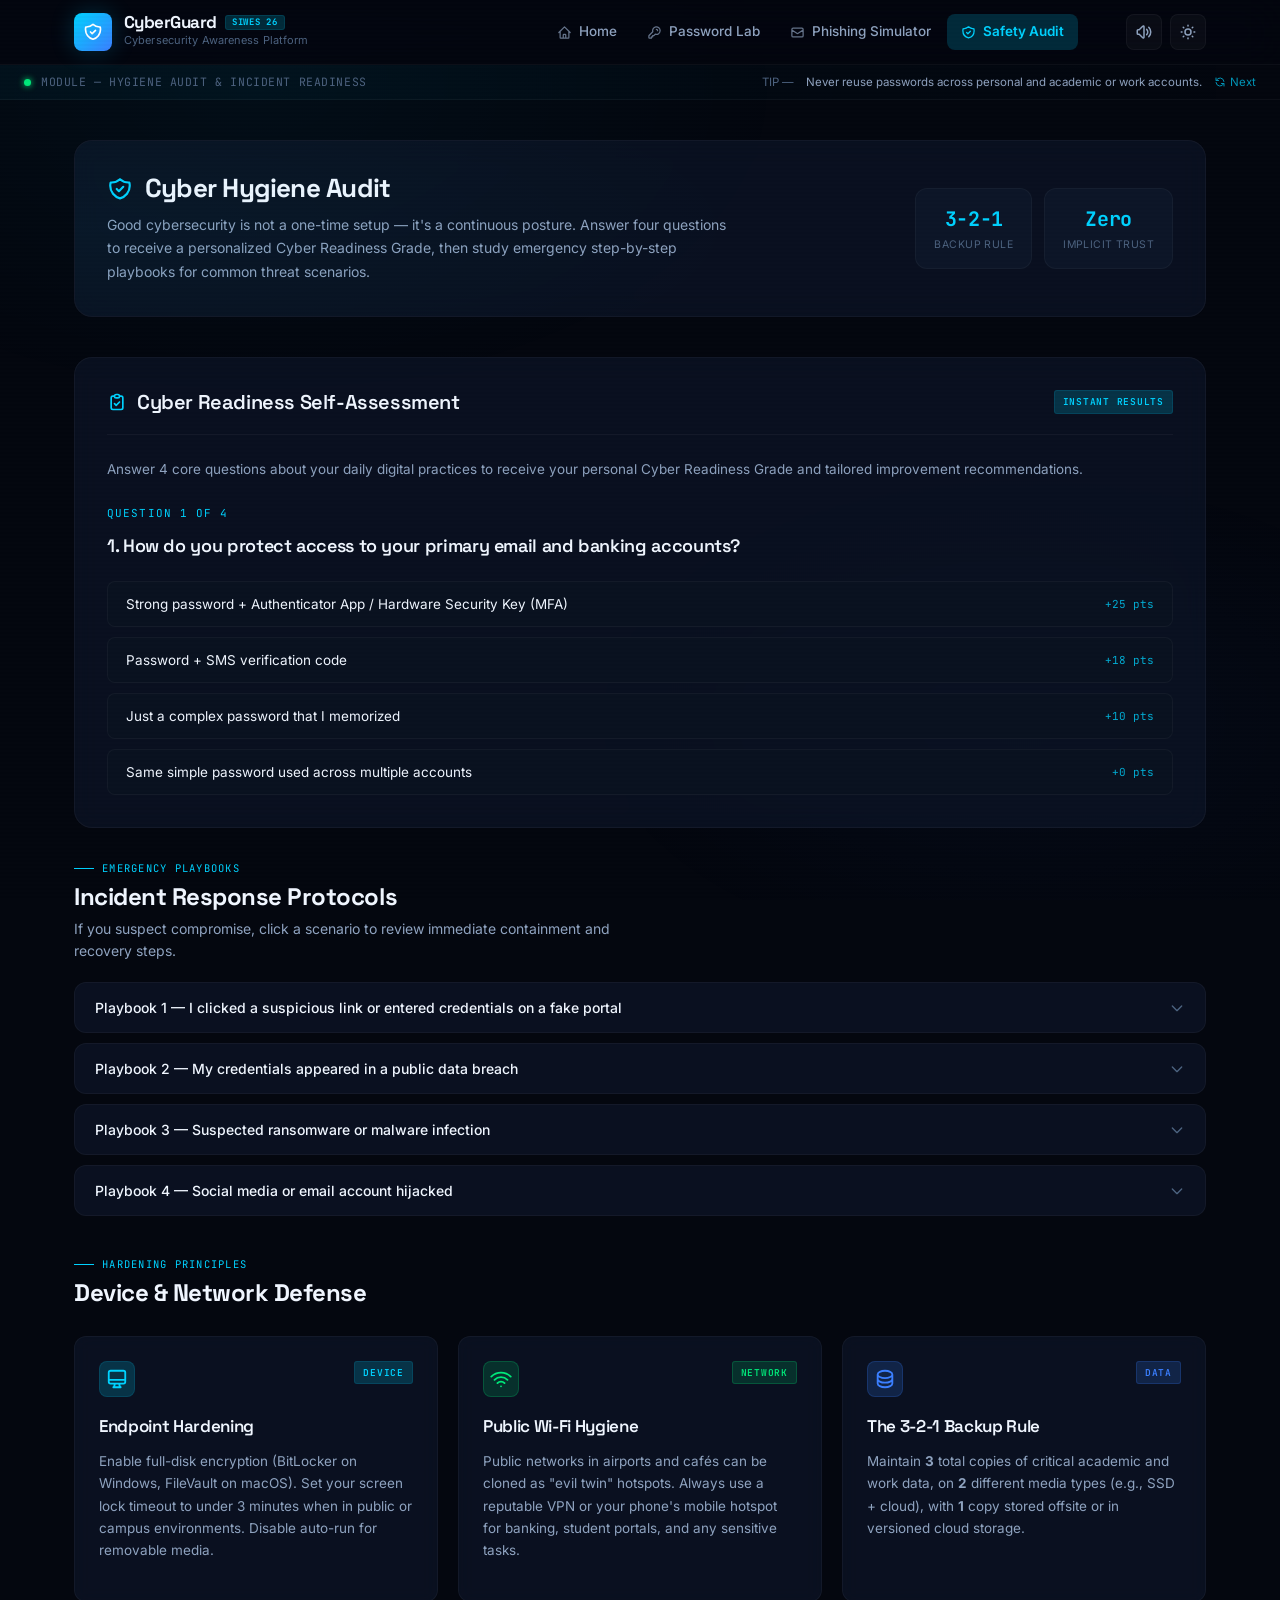
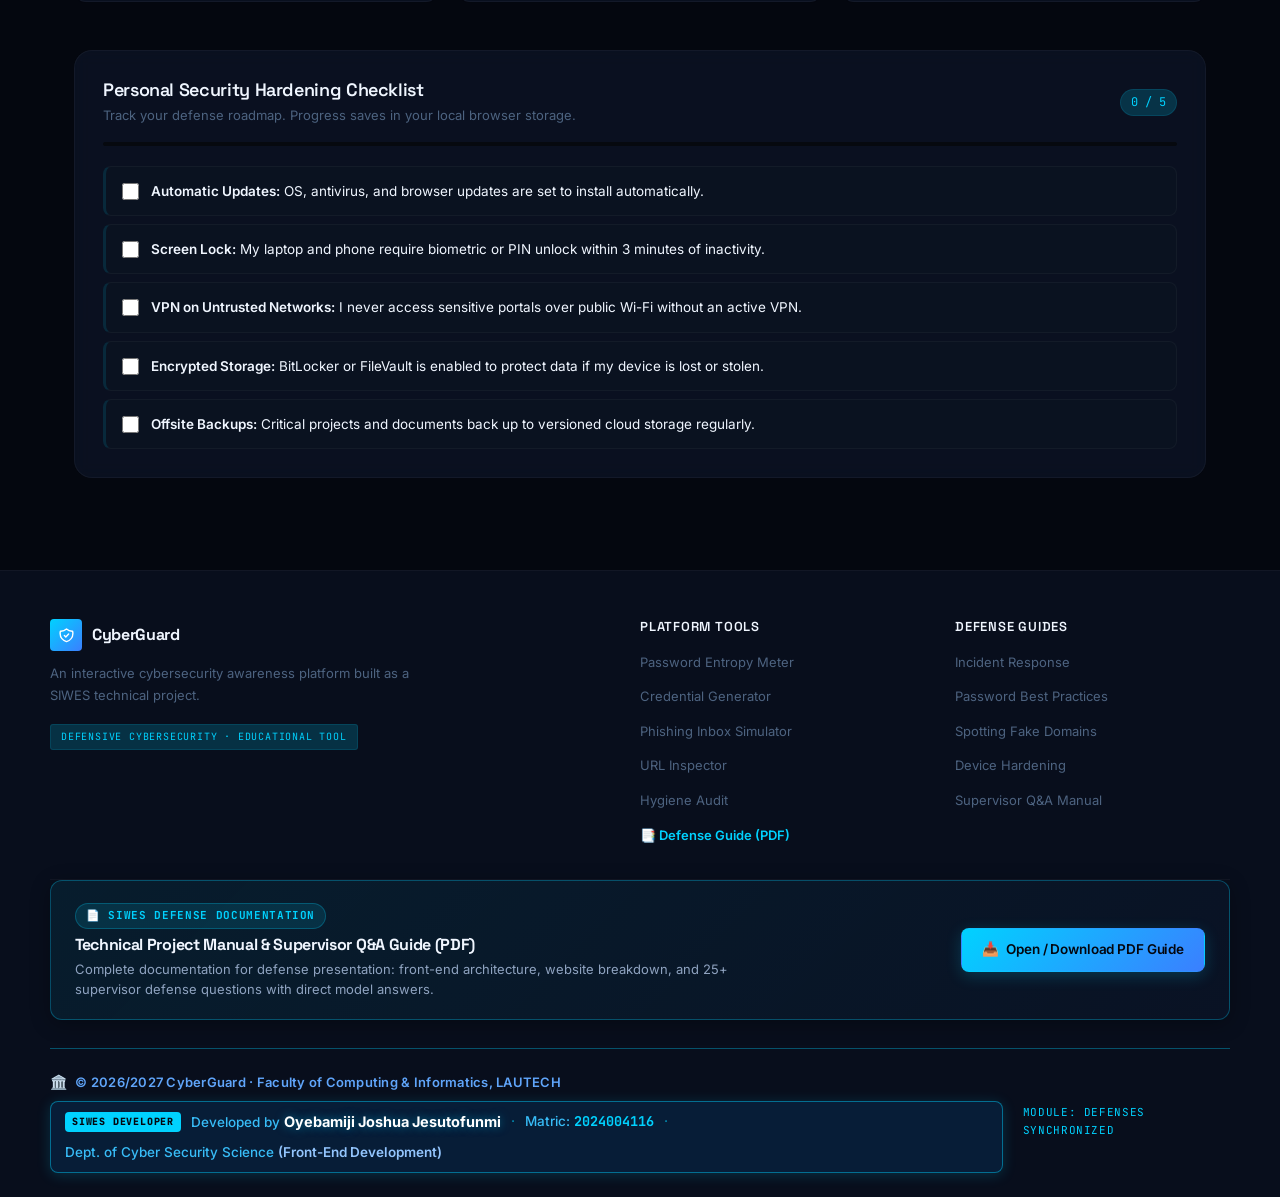
<file: safety.html>
<!DOCTYPE html>
<html lang="en">
<head>
    <meta charset="UTF-8">
    <meta name="viewport" content="width=device-width, initial-scale=1.0">
    <title>Cyber Hygiene Audit & Incident Response — CyberGuard | SIWES 2026</title>
    <meta name="description" content="Benchmark your personal cybersecurity readiness with an interactive audit and study step-by-step incident response playbooks for common threat scenarios.">
    <link rel="stylesheet" href="style.css">
</head>
<body>

    <header>
        <div class="header-inner">
            <a href="index.html" class="brand-wrapper">
                <div class="brand-icon"><svg fill="none" stroke="currentColor" viewBox="0 0 24 24"><path stroke-linecap="round" stroke-linejoin="round" stroke-width="2" d="M9 12l2 2 4-4m5.618-4.016A11.955 11.955 0 0112 2.944a11.955 11.955 0 01-8.618 3.04A12.02 12.02 0 003 9c0 5.591 3.824 10.29 9 11.622 5.176-1.332 9-6.03 9-11.622 0-1.042-.133-2.052-.382-3.016z"/></svg></div>
                <div class="brand-text">
                    <span class="brand-name">CyberGuard <span class="nav-chip">SIWES 26</span></span>
                    <span class="brand-sub">Cybersecurity Awareness Platform</span>
                </div>
            </a>

            <nav class="nav-links" id="main-nav">
                <a href="index.html" class="nav-link"><svg fill="none" stroke="currentColor" viewBox="0 0 24 24"><path stroke-linecap="round" stroke-linejoin="round" stroke-width="2" d="M3 12l2-2m0 0l7-7 7 7M5 10v10a1 1 0 001 1h3m10-11l2 2m-2-2v10a1 1 0 01-1 1h-3m-6 0a1 1 0 001-1v-4a1 1 0 011-1h2a1 1 0 011 1v4a1 1 0 001 1m-6 0h6"/></svg> Home</a>
                <a href="passwords.html" class="nav-link"><svg fill="none" stroke="currentColor" viewBox="0 0 24 24"><path stroke-linecap="round" stroke-linejoin="round" stroke-width="2" d="M15 7a2 2 0 012 2m4 0a6 6 0 01-7.743 5.743L11 17H9v2H7v2H4a1 1 0 01-1-1v-2.586a1 1 0 01.293-.707l5.964-5.964A6 6 0 1121 9z"/></svg> Password Lab</a>
                <a href="phishing.html" class="nav-link"><svg fill="none" stroke="currentColor" viewBox="0 0 24 24"><path stroke-linecap="round" stroke-linejoin="round" stroke-width="2" d="M3 8l7.89 5.26a2 2 0 002.22 0L21 8M5 19h14a2 2 0 002-2V7a2 2 0 00-2-2H5a2 2 0 00-2 2v10a2 2 0 002 2z"/></svg> Phishing Simulator</a>
                <a href="safety.html" class="nav-link active"><svg fill="none" stroke="currentColor" viewBox="0 0 24 24"><path stroke-linecap="round" stroke-linejoin="round" stroke-width="2" d="M9 12l2 2 4-4m5.618-4.016A11.955 11.955 0 0112 2.944a11.955 11.955 0 01-8.618 3.04A12.02 12.02 0 003 9c0 5.591 3.824 10.29 9 11.622 5.176-1.332 9-6.03 9-11.622 0-1.042-.133-2.052-.382-3.016z"/></svg> Safety Audit</a>
            </nav>

            <div class="nav-actions">
                <button class="icon-btn sound-toggle-btn" title="Toggle Sound" aria-label="Toggle Sound"><svg width="16" height="16" fill="none" stroke="currentColor" viewBox="0 0 24 24"><path stroke-linecap="round" stroke-linejoin="round" stroke-width="2" d="M15.536 8.464a5 5 0 010 7.072M12 6v12m0-12l-4 4H4v4h4l4 4"/></svg></button>
                <button class="icon-btn theme-toggle-btn" title="Toggle Theme" aria-label="Toggle Theme"><svg width="16" height="16" fill="none" stroke="currentColor" viewBox="0 0 24 24"><path stroke-linecap="round" stroke-linejoin="round" stroke-width="2" d="M20.354 15.354A9 9 0 018.646 3.646 9.003 9.003 0 0012 21a9.003 9.003 0 008.354-5.646z"/></svg></button>
                <button class="icon-btn mobile-menu-btn" id="mobile-menu-btn" aria-label="Open Menu"><svg width="16" height="16" fill="none" stroke="currentColor" viewBox="0 0 24 24"><path stroke-linecap="round" stroke-linejoin="round" stroke-width="2" d="M4 6h16M4 12h16M4 18h16"/></svg></button>
            </div>
        </div>
    </header>

    <div class="status-bar">
        <div class="status-left">
            <div class="status-dot"></div>
            <span>MODULE — HYGIENE AUDIT & INCIDENT READINESS</span>
        </div>
        <div class="status-right">
            <span class="tip-label">TIP —</span>
            <span id="daily-tip-text">Follow the 3-2-1 backup rule: 3 copies of data, 2 different media, 1 offsite.</span>
            <button id="shuffle-tip-btn" class="tip-shuffle-btn"><svg width="12" height="12" fill="none" stroke="currentColor" viewBox="0 0 24 24"><path stroke-linecap="round" stroke-linejoin="round" stroke-width="2" d="M4 4v5h.582m15.356 2A8.001 8.001 0 004.582 9m0 0H9m11 11v-5h-.581m0 0a8.003 8.003 0 01-15.357-2m15.357 2H15"/></svg> Next</button>
        </div>
    </div>

    <main>

        <!-- Page Banner -->
        <div class="page-banner">
            <div class="page-banner-content">
                <h2>
                    <svg fill="none" stroke="currentColor" viewBox="0 0 24 24"><path stroke-linecap="round" stroke-linejoin="round" stroke-width="2" d="M9 12l2 2 4-4m5.618-4.016A11.955 11.955 0 0112 2.944a11.955 11.955 0 01-8.618 3.04A12.02 12.02 0 003 9c0 5.591 3.824 10.29 9 11.622 5.176-1.332 9-6.03 9-11.622 0-1.042-.133-2.052-.382-3.016z"/></svg>
                    Cyber Hygiene Audit
                </h2>
                <p>
                    Good cybersecurity is not a one-time setup — it's a continuous posture. 
                    Answer four questions to receive a personalized Cyber Readiness Grade, 
                    then study emergency step-by-step playbooks for common threat scenarios.
                </p>
            </div>
            <div class="page-banner-stats">
                <div class="stat-pill">
                    <span class="num">3-2-1</span>
                    <span class="lbl">Backup Rule</span>
                </div>
                <div class="stat-pill">
                    <span class="num">Zero</span>
                    <span class="lbl">Implicit Trust</span>
                </div>
            </div>
        </div>

        <!-- Readiness Audit -->
        <div class="tool-section">
            <div class="tool-header">
                <h3 class="tool-title">
                    <svg fill="none" stroke="currentColor" viewBox="0 0 24 24"><path stroke-linecap="round" stroke-linejoin="round" stroke-width="2" d="M9 5H7a2 2 0 00-2 2v12a2 2 0 002 2h10a2 2 0 002-2V7a2 2 0 00-2-2h-2M9 5a2 2 0 002 2h2a2 2 0 002-2M9 5a2 2 0 012-2h2a2 2 0 012 2m-6 9l2 2 4-4"/></svg>
                    Cyber Readiness Self-Assessment
                </h3>
                <span class="card-tag">Instant Results</span>
            </div>

            <p style="font-size: 13.5px; color: var(--text-1); margin-bottom: 24px;">
                Answer 4 core questions about your daily digital practices to receive your 
                personal Cyber Readiness Grade and tailored improvement recommendations.
            </p>

            <div id="audit-container">
                <!-- Populated by script.js -->
            </div>
        </div>

        <!-- Incident Response Playbooks -->
        <div style="margin-bottom: 40px;" id="incident-response">
            <div class="section-header" style="margin-bottom: 20px;">
                <div class="section-label">Emergency Playbooks</div>
                <h2 class="section-title">Incident Response Protocols</h2>
                <p class="section-desc">If you suspect compromise, click a scenario to review immediate containment and recovery steps.</p>
            </div>

            <div class="accordion">
                <div class="accordion-item">
                    <button class="accordion-trigger" type="button">
                        <span>Playbook 1 — I clicked a suspicious link or entered credentials on a fake portal</span>
                        <svg class="accordion-chevron" fill="none" stroke="currentColor" viewBox="0 0 24 24"><path stroke-linecap="round" stroke-linejoin="round" stroke-width="2" d="M19 9l-7 7-7-7"/></svg>
                    </button>
                    <div class="accordion-body">
                        <ol>
                            <li><strong>Disconnect from Network Immediately:</strong> Disable Wi-Fi and unplug Ethernet to cut off any active command-and-control communication with the attacker's server.</li>
                            <li><strong>Change Passwords from Another Device:</strong> From a clean, uncompromised device (e.g., your phone on mobile data), change the password for the affected account and any others sharing it.</li>
                            <li><strong>Terminate All Active Sessions:</strong> Use the account's security dashboard (Google, Microsoft, Bank) to sign out of all other active sessions.</li>
                            <li><strong>Review MFA Devices and Email Rules:</strong> Verify the attacker has not added a foreign MFA device, recovery email, or email forwarding filter.</li>
                            <li><strong>Run a Full Malware Scan:</strong> Use Windows Defender or Malwarebytes in offline mode to scan for any dropped payloads.</li>
                        </ol>
                    </div>
                </div>

                <div class="accordion-item">
                    <button class="accordion-trigger" type="button">
                        <span>Playbook 2 — My credentials appeared in a public data breach</span>
                        <svg class="accordion-chevron" fill="none" stroke="currentColor" viewBox="0 0 24 24"><path stroke-linecap="round" stroke-linejoin="round" stroke-width="2" d="M19 9l-7 7-7-7"/></svg>
                    </button>
                    <div class="accordion-body">
                        <ol>
                            <li><strong>Identify Reused Accounts:</strong> Stolen credentials are immediately fed into credential-stuffing bots. If you used that password on 10 websites, all 10 are now at risk.</li>
                            <li><strong>Generate Unique Replacement Passwords:</strong> Use our <a href="passwords.html#generator">Password Generator</a> to create a distinct 16+ character password for each service.</li>
                            <li><strong>Enable TOTP-Based 2FA:</strong> Add Time-based One-Time Passwords (Google Authenticator / Authy) to all financial and primary email accounts.</li>
                            <li><strong>Monitor Financial Activity:</strong> Watch card transactions closely and sign up for breach notification alerts on HaveIBeenPwned.com.</li>
                        </ol>
                    </div>
                </div>

                <div class="accordion-item">
                    <button class="accordion-trigger" type="button">
                        <span>Playbook 3 — Suspected ransomware or malware infection</span>
                        <svg class="accordion-chevron" fill="none" stroke="currentColor" viewBox="0 0 24 24"><path stroke-linecap="round" stroke-linejoin="round" stroke-width="2" d="M19 9l-7 7-7-7"/></svg>
                    </button>
                    <div class="accordion-body">
                        <ol>
                            <li><strong>Isolate Instantly:</strong> Disable Wi-Fi and disconnect from all local networks immediately to prevent malware from propagating to shared drives or other devices.</li>
                            <li><strong>Do Not Pay the Ransom:</strong> Law enforcement agencies advise against paying. Payment funds criminal operations and provides no guarantee of a working decryptor.</li>
                            <li><strong>Boot into Safe Mode:</strong> Start the OS in Safe Mode with Networking disabled to prevent malicious auto-run services from loading.</li>
                            <li><strong>Restore from Air-Gapped Backups:</strong> Wipe the drive, reinstall the OS, and restore data from offline or versioned cloud backups not connected during the infection.</li>
                        </ol>
                    </div>
                </div>

                <div class="accordion-item">
                    <button class="accordion-trigger" type="button">
                        <span>Playbook 4 — Social media or email account hijacked</span>
                        <svg class="accordion-chevron" fill="none" stroke="currentColor" viewBox="0 0 24 24"><path stroke-linecap="round" stroke-linejoin="round" stroke-width="2" d="M19 9l-7 7-7-7"/></svg>
                    </button>
                    <div class="accordion-body">
                        <ol>
                            <li><strong>Initiate Official Account Recovery:</strong> Visit the platform's official recovery page (e.g., instagram.com/hacked) and use identity verification to reclaim access.</li>
                            <li><strong>Revoke Third-Party App Permissions:</strong> Audit and revoke OAuth access for any unrecognized third-party applications connected to the account.</li>
                            <li><strong>Alert Your Contacts:</strong> Attackers frequently message your friends requesting emergency money or SMS codes. Notify people via an alternative channel to disregard these messages.</li>
                        </ol>
                    </div>
                </div>
            </div>
        </div>

        <!-- Hardening Cards -->
        <div class="section-header">
            <div class="section-label">Hardening Principles</div>
            <h2 class="section-title">Device & Network Defense</h2>
        </div>

        <div class="grid-3">
            <div class="cyber-card">
                <div class="card-header">
                    <div class="module-icon cyan" style="width:36px;height:36px;">
                        <svg fill="none" stroke="currentColor" viewBox="0 0 24 24"><path stroke-linecap="round" stroke-linejoin="round" stroke-width="2" d="M9.75 17L9 20l-1 1h8l-1-1-.75-3M3 13h18M5 17h14a2 2 0 002-2V5a2 2 0 00-2-2H5a2 2 0 00-2 2v10a2 2 0 002 2z"/></svg>
                    </div>
                    <span class="card-tag">Device</span>
                </div>
                <div class="card-title">Endpoint Hardening</div>
                <div class="card-body">
                    Enable full-disk encryption (BitLocker on Windows, FileVault on macOS). 
                    Set your screen lock timeout to under 3 minutes when in public or campus environments. 
                    Disable auto-run for removable media.
                </div>
            </div>

            <div class="cyber-card">
                <div class="card-header">
                    <div class="module-icon green" style="width:36px;height:36px;">
                        <svg fill="none" stroke="currentColor" viewBox="0 0 24 24"><path stroke-linecap="round" stroke-linejoin="round" stroke-width="2" d="M8.111 16.404a5.5 5.5 0 017.778 0M12 20h.01m-7.08-7.071c3.904-3.905 10.236-3.905 14.141 0M1.394 9.393c5.857-5.857 15.355-5.857 21.213 0"/></svg>
                    </div>
                    <span class="card-tag green">Network</span>
                </div>
                <div class="card-title">Public Wi-Fi Hygiene</div>
                <div class="card-body">
                    Public networks in airports and cafés can be cloned as "evil twin" hotspots. 
                    Always use a reputable VPN or your phone's mobile hotspot for 
                    banking, student portals, and any sensitive tasks.
                </div>
            </div>

            <div class="cyber-card">
                <div class="card-header">
                    <div class="module-icon blue" style="width:36px;height:36px;">
                        <svg fill="none" stroke="currentColor" viewBox="0 0 24 24"><path stroke-linecap="round" stroke-linejoin="round" stroke-width="2" d="M4 7v10c0 2.21 3.582 4 8 4s8-1.79 8-4V7M4 7c0 2.21 3.582 4 8 4s8-1.79 8-4M4 7c0-2.21 3.582-4 8-4s8 1.79 8 4m0 5c0 2.21-3.582 4-8 4s-8-1.79-8-4"/></svg>
                    </div>
                    <span class="card-tag blue">Data</span>
                </div>
                <div class="card-title">The 3-2-1 Backup Rule</div>
                <div class="card-body">
                    Maintain <strong>3</strong> total copies of critical academic and work data, 
                    on <strong>2</strong> different media types (e.g., SSD + cloud), 
                    with <strong>1</strong> copy stored offsite or in versioned cloud storage.
                </div>
            </div>
        </div>

        <!-- Safety Checklist -->
        <div class="checklist-wrap" id="checklist">
            <div class="checklist-head">
                <div>
                    <h3>Personal Security Hardening Checklist</h3>
                    <p style="font-size: 13px; color: var(--text-2); margin-top: 4px;">Track your defense roadmap. Progress saves in your local browser storage.</p>
                </div>
                <span id="safety-checklist-progress-text" class="progress-badge">0 / 5</span>
            </div>
            <div class="progress-track">
                <div id="safety-checklist-progress-fill" class="progress-fill"></div>
            </div>
            <ul class="checklist" id="safety-checklist">
                <li class="check-item"><input type="checkbox" id="scheck-1"><label for="scheck-1" class="item-body"><strong>Automatic Updates:</strong> OS, antivirus, and browser updates are set to install automatically.</label></li>
                <li class="check-item"><input type="checkbox" id="scheck-2"><label for="scheck-2" class="item-body"><strong>Screen Lock:</strong> My laptop and phone require biometric or PIN unlock within 3 minutes of inactivity.</label></li>
                <li class="check-item"><input type="checkbox" id="scheck-3"><label for="scheck-3" class="item-body"><strong>VPN on Untrusted Networks:</strong> I never access sensitive portals over public Wi-Fi without an active VPN.</label></li>
                <li class="check-item"><input type="checkbox" id="scheck-4"><label for="scheck-4" class="item-body"><strong>Encrypted Storage:</strong> BitLocker or FileVault is enabled to protect data if my device is lost or stolen.</label></li>
                <li class="check-item"><input type="checkbox" id="scheck-5"><label for="scheck-5" class="item-body"><strong>Offsite Backups:</strong> Critical projects and documents back up to versioned cloud storage regularly.</label></li>
            </ul>
        </div>

    </main>

    <footer>
        <div class="footer-inner">
            <div class="footer-brand">
                <div class="footer-logo">
                    <div class="footer-logo-icon"><svg fill="none" stroke="currentColor" viewBox="0 0 24 24"><path stroke-linecap="round" stroke-linejoin="round" stroke-width="2" d="M9 12l2 2 4-4m5.618-4.016A11.955 11.955 0 0112 2.944a11.955 11.955 0 01-8.618 3.04A12.02 12.02 0 003 9c0 5.591 3.824 10.29 9 11.622 5.176-1.332 9-6.03 9-11.622 0-1.042-.133-2.052-.382-3.016z"/></svg></div>
                    <span class="footer-logo-name">CyberGuard</span>
                </div>
                <p>An interactive cybersecurity awareness platform built as a SIWES technical project.</p>
                <div class="footer-tag">Defensive Cybersecurity · Educational Tool</div>
            </div>
            <div class="footer-col">
                <h5>Platform Tools</h5>
                <ul>
                    <li><a href="passwords.html">Password Entropy Meter</a></li>
                    <li><a href="passwords.html#generator">Credential Generator</a></li>
                    <li><a href="phishing.html">Phishing Inbox Simulator</a></li>
                    <li><a href="phishing.html#inspector">URL Inspector</a></li>
                    <li><a href="safety.html">Hygiene Audit</a></li>
                    <li><a href="defense_guide.html" style="color:var(--cyan); font-weight:600;">📑 Defense Guide (PDF)</a></li>
                </ul>
            </div>
            <div class="footer-col">
                <h5>Defense Guides</h5>
                <ul>
                    <li><a href="safety.html#incident-response">Incident Response</a></li>
                    <li><a href="passwords.html#checklist">Password Best Practices</a></li>
                    <li><a href="phishing.html#checklist">Spotting Fake Domains</a></li>
                    <li><a href="safety.html#checklist">Device Hardening</a></li>
                    <li><a href="defense_guide.html">Supervisor Q&A Manual</a></li>
                </ul>
            </div>
        </div>

        <!-- Prominent SIWES Defense Documentation PDF Card -->
        <div class="footer-defense-card">
            <div class="footer-defense-content">
                <span class="footer-defense-pill">📄 SIWES Defense Documentation</span>
                <h4>Technical Project Manual & Supervisor Q&A Guide (PDF)</h4>
                <p>Complete documentation for defense presentation: front-end architecture, website breakdown, and 25+ supervisor defense questions with direct model answers.</p>
            </div>
            <div class="footer-defense-action">
                <a href="defense_guide.html" class="btn btn-primary" style="display:inline-flex; align-items:center; gap:8px;">
                    <span>📥</span> Open / Download PDF Guide
                </a>
            </div>
        </div>

        <div class="footer-bottom">
            <div class="footer-credits-box">
                <div class="footer-copyright">
                    <span class="footer-blue-icon">🏛️</span>
                    <span>© 2026/2027 CyberGuard · Faculty of Computing & Informatics, LAUTECH</span>
                </div>
                <div class="footer-developer">
                    <span class="footer-badge-dev">SIWES DEVELOPER</span>
                    <span>Developed by <strong class="developer-name">Oyebamiji Joshua Jesutofunmi</strong></span>
                    <span class="developer-divider">·</span>
                    <span class="developer-matric">Matric: <strong>2024004116</strong></span>
                    <span class="developer-divider">·</span>
                    <span class="developer-dept">Dept. of Cyber Security Science <em>(Front-End Development)</em></span>
                </div>
            </div>
            <div class="footer-status">MODULE: DEFENSES SYNCHRONIZED</div>
        </div>
    </footer>

    <div id="toast-container"></div>
    <script src="script.js"></script>
</body>
</html>
</file>
<file: style.css>
/* ==========================================================================
   CyberGuard — SIWES Cybersecurity Platform
   Design System v2 · Authentic Cyber-Noir Aesthetic
   Author: Oyebamiji Joshua Jesutofunmi · Matric: 2024004116
   ========================================================================== */

@import url('https://fonts.googleapis.com/css2?family=Space+Grotesk:wght@300;400;500;600;700&family=JetBrains+Mono:wght@400;500;700&family=Inter:wght@400;500;600&display=swap');

/* ─── Design Tokens ─────────────────────────────────────────────── */
:root {
    --bg-0: #04070f;
    --bg-1: #080e1c;
    --bg-2: #0d1628;
    --bg-card: rgba(13, 22, 40, 0.72);
    --bg-card-hover: rgba(16, 27, 50, 0.9);
    --bg-glass: rgba(255, 255, 255, 0.03);
    --bg-surface: #0a1220;
    --bg-input: #06090f;

    --border-0: rgba(255, 255, 255, 0.04);
    --border-1: rgba(0, 210, 255, 0.12);
    --border-2: rgba(0, 210, 255, 0.28);
    --border-glow: rgba(0, 210, 255, 0.5);

    --text-0: #f0f6ff;
    --text-1: #8fa3c0;
    --text-2: #4d6380;
    --text-inv: #030609;

    --cyan: #00d2ff;
    --cyan-dim: rgba(0, 210, 255, 0.18);
    --cyan-glow: rgba(0, 210, 255, 0.3);
    --blue: #3b7fff;
    --blue-dim: rgba(59, 127, 255, 0.18);
    --green: #00e87a;
    --green-dim: rgba(0, 232, 122, 0.15);
    --red: #ff3b5c;
    --red-dim: rgba(255, 59, 92, 0.15);
    --amber: #ffb340;
    --amber-dim: rgba(255, 179, 64, 0.15);
    --purple: #9b6dff;
    --purple-dim: rgba(155, 109, 255, 0.15);

    --r-xs: 4px;
    --r-sm: 8px;
    --r-md: 12px;
    --r-lg: 18px;
    --r-xl: 24px;
    --r-full: 9999px;

    --shadow-xs: 0 1px 4px rgba(0,0,0,0.4);
    --shadow-sm: 0 4px 16px rgba(0,0,0,0.5);
    --shadow-md: 0 8px 32px rgba(0,0,0,0.6);
    --shadow-lg: 0 20px 60px rgba(0,0,0,0.7);
    --glow-cyan: 0 0 24px rgba(0, 210, 255, 0.2);
    --glow-cyan-strong: 0 0 40px rgba(0, 210, 255, 0.35);

    --font-head: 'Space Grotesk', system-ui, sans-serif;
    --font-body: 'Inter', system-ui, sans-serif;
    --font-mono: 'JetBrains Mono', 'Fira Code', monospace;

    --ease-out: cubic-bezier(0.22, 1, 0.36, 1);
    --ease-bounce: cubic-bezier(0.34, 1.56, 0.64, 1);
    --t-fast: 150ms;
    --t-base: 280ms;
    --t-slow: 450ms;
}

/* Light theme overrides */
[data-theme="light"] {
    --bg-0: #f0f4f8;
    --bg-1: #ffffff;
    --bg-2: #f8fafc;
    --bg-card: rgba(255,255,255,0.85);
    --bg-card-hover: rgba(255,255,255,0.98);
    --bg-glass: rgba(255,255,255,0.5);
    --bg-surface: #ffffff;
    --bg-input: #f1f5f9;

    --border-0: rgba(0,0,0,0.06);
    --border-1: rgba(0, 150, 200, 0.15);
    --border-2: rgba(0, 150, 200, 0.35);

    --text-0: #0c1428;
    --text-1: #3d5578;
    --text-2: #8fa3c0;

    --shadow-sm: 0 4px 16px rgba(0,0,0,0.06);
    --shadow-md: 0 8px 32px rgba(0,0,0,0.08);
    --shadow-lg: 0 20px 60px rgba(0,0,0,0.1);
    --glow-cyan: 0 0 24px rgba(0, 160, 200, 0.12);
}

/* ─── Reset ─────────────────────────────────────────────────────── */
*, *::before, *::after { box-sizing: border-box; margin: 0; padding: 0; }
html { scroll-behavior: smooth; text-size-adjust: 100%; }

body {
    font-family: var(--font-body);
    background-color: var(--bg-0);
    color: var(--text-0);
    line-height: 1.6;
    min-height: 100vh;
    display: flex;
    flex-direction: column;
    overflow-x: hidden;
    transition: background-color var(--t-base) var(--ease-out), color var(--t-base) var(--ease-out);
}

/* Subtle scanline overlay — the thing that makes dark themes feel authentic */
body::before {
    content: '';
    position: fixed;
    inset: 0;
    pointer-events: none;
    z-index: 9999;
    background: repeating-linear-gradient(
        0deg,
        transparent,
        transparent 2px,
        rgba(0,0,0,0.015) 2px,
        rgba(0,0,0,0.015) 4px
    );
}

[data-theme="light"] body::before { display: none; }

/* Grid background — subtle, not overdone */
body::after {
    content: '';
    position: fixed;
    inset: 0;
    pointer-events: none;
    z-index: 0;
    background-image:
        radial-gradient(ellipse 60% 50% at 20% 10%, rgba(0, 210, 255, 0.04) 0%, transparent 70%),
        radial-gradient(ellipse 50% 40% at 80% 80%, rgba(59, 127, 255, 0.04) 0%, transparent 70%);
}

main { position: relative; z-index: 1; }

/* ─── Typography Scale ───────────────────────────────────────────── */
h1, h2, h3, h4, h5, h6 {
    font-family: var(--font-head);
    font-weight: 600;
    letter-spacing: -0.02em;
    line-height: 1.2;
    color: var(--text-0);
}

code {
    font-family: var(--font-mono);
    font-size: 0.875em;
    background: rgba(0, 210, 255, 0.08);
    border: 1px solid var(--border-1);
    padding: 1px 6px;
    border-radius: var(--r-xs);
    color: var(--cyan);
}

/* ─── Navigation ─────────────────────────────────────────────────── */
header {
    position: sticky;
    top: 0;
    z-index: 200;
    background: rgba(4, 7, 15, 0.85);
    backdrop-filter: blur(20px) saturate(180%);
    -webkit-backdrop-filter: blur(20px) saturate(180%);
    border-bottom: 1px solid var(--border-0);
    transition: background var(--t-base) var(--ease-out);
}

[data-theme="light"] header {
    background: rgba(255, 255, 255, 0.9);
    border-bottom-color: var(--border-0);
}

.header-inner {
    max-width: 1180px;
    margin: 0 auto;
    padding: 0 24px;
    height: 64px;
    display: flex;
    align-items: center;
    gap: 32px;
}

.brand-wrapper {
    display: flex;
    align-items: center;
    gap: 12px;
    text-decoration: none;
    color: inherit;
    flex-shrink: 0;
}

.brand-icon {
    width: 38px;
    height: 38px;
    border-radius: var(--r-sm);
    background: linear-gradient(135deg, var(--cyan) 0%, var(--blue) 100%);
    display: flex;
    align-items: center;
    justify-content: center;
    flex-shrink: 0;
    box-shadow: var(--glow-cyan);
}

.brand-icon svg { width: 20px; height: 20px; color: #fff; }

.brand-text { display: flex; flex-direction: column; }

.brand-name {
    font-family: var(--font-head);
    font-size: 17px;
    font-weight: 700;
    color: var(--text-0);
    letter-spacing: -0.03em;
    line-height: 1;
    display: flex;
    align-items: center;
    gap: 8px;
}

.nav-chip {
    font-family: var(--font-mono);
    font-size: 9px;
    font-weight: 700;
    letter-spacing: 0.08em;
    text-transform: uppercase;
    color: var(--cyan);
    background: var(--cyan-dim);
    border: 1px solid var(--border-1);
    padding: 2px 6px;
    border-radius: 3px;
}

.brand-sub {
    font-size: 11px;
    color: var(--text-2);
    margin-top: 1px;
    letter-spacing: 0.01em;
}

nav.nav-links {
    display: flex;
    align-items: center;
    gap: 2px;
    margin-left: auto;
}

nav a.nav-link {
    display: flex;
    align-items: center;
    gap: 7px;
    padding: 7px 14px;
    border-radius: var(--r-sm);
    font-size: 13.5px;
    font-weight: 500;
    color: var(--text-1);
    text-decoration: none;
    transition: color var(--t-fast) var(--ease-out), background var(--t-fast) var(--ease-out);
    white-space: nowrap;
}

nav a.nav-link svg { width: 15px; height: 15px; opacity: 0.7; }

nav a.nav-link:hover {
    color: var(--text-0);
    background: var(--bg-glass);
}

nav a.nav-link.active {
    color: var(--cyan);
    background: var(--cyan-dim);
    font-weight: 600;
}

nav a.nav-link.active svg { opacity: 1; }

.nav-actions {
    display: flex;
    align-items: center;
    gap: 8px;
    margin-left: 16px;
}

.icon-btn {
    width: 36px;
    height: 36px;
    border-radius: var(--r-sm);
    background: var(--bg-glass);
    border: 1px solid var(--border-0);
    color: var(--text-1);
    cursor: pointer;
    display: flex;
    align-items: center;
    justify-content: center;
    transition: all var(--t-fast) var(--ease-out);
    font-size: 16px;
}

.icon-btn:hover {
    color: var(--cyan);
    border-color: var(--border-1);
    background: var(--cyan-dim);
    transform: translateY(-1px);
}

.mobile-menu-btn { display: none; }

/* ─── Status Bar ─────────────────────────────────────────────────── */
.status-bar {
    background: linear-gradient(90deg, rgba(0, 210, 255, 0.04), transparent);
    border-bottom: 1px solid var(--border-0);
    padding: 8px 24px;
    display: flex;
    justify-content: space-between;
    align-items: center;
    gap: 16px;
    font-size: 11.5px;
    position: relative;
    z-index: 1;
}

.status-left {
    display: flex;
    align-items: center;
    gap: 10px;
    font-family: var(--font-mono);
    color: var(--text-2);
    letter-spacing: 0.05em;
}

.status-dot {
    width: 7px;
    height: 7px;
    border-radius: 50%;
    background: var(--green);
    box-shadow: 0 0 6px var(--green);
    animation: dot-pulse 2.5s ease-in-out infinite;
    flex-shrink: 0;
}

@keyframes dot-pulse {
    0%, 100% { opacity: 0.7; transform: scale(0.9); }
    50% { opacity: 1; transform: scale(1.1); box-shadow: 0 0 10px var(--green); }
}

.status-right {
    display: flex;
    align-items: center;
    gap: 12px;
}

.tip-label { color: var(--text-2); }

#daily-tip-text { color: var(--text-1); }

.tip-shuffle-btn {
    display: flex;
    align-items: center;
    gap: 4px;
    color: var(--cyan);
    background: none;
    border: none;
    font-size: 11.5px;
    cursor: pointer;
    font-family: var(--font-body);
    opacity: 0.7;
    transition: opacity var(--t-fast);
}

.tip-shuffle-btn:hover { opacity: 1; }

/* ─── Main Layout ────────────────────────────────────────────────── */
main {
    max-width: 1180px;
    width: 100%;
    margin: 0 auto;
    padding: 40px 24px 60px;
    flex: 1;
}

/* ─── Hero Section ───────────────────────────────────────────────── */
.hero {
    display: grid;
    grid-template-columns: 1fr 1fr;
    gap: 48px;
    align-items: center;
    min-height: 440px;
    margin-bottom: 64px;
    padding: 56px 0 24px;
}

.hero-eyebrow {
    display: inline-flex;
    align-items: center;
    gap: 8px;
    font-family: var(--font-mono);
    font-size: 11px;
    letter-spacing: 0.1em;
    text-transform: uppercase;
    color: var(--cyan);
    background: var(--cyan-dim);
    border: 1px solid var(--border-1);
    padding: 5px 12px;
    border-radius: var(--r-full);
    margin-bottom: 24px;
}

.hero-eyebrow-dot {
    width: 6px;
    height: 6px;
    border-radius: 50%;
    background: var(--cyan);
    animation: dot-pulse 2s infinite;
}

.hero-title {
    font-family: var(--font-head);
    font-size: clamp(32px, 4.5vw, 52px);
    font-weight: 700;
    letter-spacing: -0.04em;
    line-height: 1.08;
    color: var(--text-0);
    margin-bottom: 20px;
}

.hero-title em {
    font-style: normal;
    background: linear-gradient(135deg, var(--cyan) 0%, var(--blue) 100%);
    -webkit-background-clip: text;
    -webkit-text-fill-color: transparent;
    background-clip: text;
}

[data-theme="light"] .hero-title em {
    background: linear-gradient(135deg, #0069b8, #0093cc);
    -webkit-background-clip: text;
    -webkit-text-fill-color: transparent;
    background-clip: text;
}

.hero-desc {
    font-size: 16px;
    color: var(--text-1);
    line-height: 1.75;
    max-width: 500px;
    margin-bottom: 36px;
}

.hero-actions {
    display: flex;
    flex-wrap: wrap;
    gap: 12px;
    align-items: center;
}

/* Hero visual panel */
.hero-visual {
    position: relative;
    display: flex;
    align-items: center;
    justify-content: center;
}

.hero-terminal {
    width: 100%;
    background: var(--bg-1);
    border: 1px solid var(--border-1);
    border-radius: var(--r-lg);
    overflow: hidden;
    box-shadow: var(--shadow-lg), var(--glow-cyan);
}

.terminal-bar {
    background: var(--bg-2);
    padding: 12px 16px;
    border-bottom: 1px solid var(--border-0);
    display: flex;
    align-items: center;
    gap: 8px;
}

.terminal-dots { display: flex; gap: 6px; }

.terminal-dots span {
    width: 10px;
    height: 10px;
    border-radius: 50%;
}

.terminal-dots span:nth-child(1) { background: #ff5f57; }
.terminal-dots span:nth-child(2) { background: #ffbd2e; }
.terminal-dots span:nth-child(3) { background: #28c840; }

.terminal-title {
    flex: 1;
    text-align: center;
    font-family: var(--font-mono);
    font-size: 11px;
    color: var(--text-2);
    letter-spacing: 0.05em;
}

.terminal-body {
    padding: 20px;
    font-family: var(--font-mono);
    font-size: 12.5px;
    line-height: 1.9;
    min-height: 220px;
}

.t-line { display: flex; gap: 10px; }
.t-prompt { color: var(--green); flex-shrink: 0; }
.t-cmd { color: var(--text-0); }
.t-out { color: var(--text-1); }
.t-out.ok { color: var(--green); }
.t-out.warn { color: var(--amber); }
.t-out.err { color: var(--red); }
.t-cursor {
    display: inline-block;
    width: 8px;
    height: 14px;
    background: var(--cyan);
    border-radius: 1px;
    vertical-align: middle;
    animation: cursor-blink 1.1s step-end infinite;
}

@keyframes cursor-blink {
    0%, 100% { opacity: 1; }
    50% { opacity: 0; }
}

/* ─── Stat Cards Row ─────────────────────────────────────────────── */
.stats-row {
    display: grid;
    grid-template-columns: repeat(4, 1fr);
    gap: 16px;
    margin-bottom: 64px;
}

.stat-card {
    background: var(--bg-card);
    border: 1px solid var(--border-0);
    border-radius: var(--r-md);
    padding: 20px;
    text-align: center;
    position: relative;
    overflow: hidden;
    transition: border-color var(--t-base) var(--ease-out), transform var(--t-base) var(--ease-out);
}

.stat-card::before {
    content: '';
    position: absolute;
    top: 0; left: 0; right: 0;
    height: 2px;
    background: linear-gradient(90deg, transparent, var(--cyan), transparent);
    opacity: 0.5;
}

.stat-card:hover { border-color: var(--border-1); transform: translateY(-2px); }

.stat-value {
    font-family: var(--font-mono);
    font-size: 28px;
    font-weight: 700;
    color: var(--cyan);
    line-height: 1;
    margin-bottom: 6px;
    letter-spacing: -0.02em;
}

.stat-label {
    font-size: 11.5px;
    color: var(--text-2);
    text-transform: uppercase;
    letter-spacing: 0.05em;
    font-weight: 500;
}

/* ─── Section Headers ────────────────────────────────────────────── */
.section-header {
    margin-bottom: 28px;
}

.section-label {
    font-family: var(--font-mono);
    font-size: 10.5px;
    letter-spacing: 0.12em;
    text-transform: uppercase;
    color: var(--cyan);
    margin-bottom: 6px;
    display: flex;
    align-items: center;
    gap: 8px;
}

.section-label::before {
    content: '';
    width: 20px;
    height: 1px;
    background: var(--cyan);
    display: inline-block;
}

.section-title {
    font-family: var(--font-head);
    font-size: 24px;
    font-weight: 700;
    color: var(--text-0);
    letter-spacing: -0.02em;
}

.section-desc {
    font-size: 14px;
    color: var(--text-1);
    margin-top: 6px;
    max-width: 560px;
}

/* ─── Module Cards ───────────────────────────────────────────────── */
.modules-grid {
    display: grid;
    grid-template-columns: repeat(3, 1fr);
    gap: 20px;
    margin-bottom: 64px;
}

.module-card {
    background: var(--bg-card);
    border: 1px solid var(--border-0);
    border-radius: var(--r-lg);
    padding: 28px;
    display: flex;
    flex-direction: column;
    gap: 16px;
    text-decoration: none;
    color: inherit;
    position: relative;
    overflow: hidden;
    transition: all var(--t-base) var(--ease-out);
    cursor: pointer;
    backdrop-filter: blur(10px);
    -webkit-backdrop-filter: blur(10px);
}

.module-card::after {
    content: '';
    position: absolute;
    inset: 0;
    border-radius: inherit;
    opacity: 0;
    transition: opacity var(--t-base) var(--ease-out);
}

.module-card[data-color="cyan"]::after { background: radial-gradient(circle at 0 100%, rgba(0, 210, 255, 0.06), transparent 60%); }
.module-card[data-color="red"]::after { background: radial-gradient(circle at 0 100%, rgba(255, 59, 92, 0.06), transparent 60%); }
.module-card[data-color="green"]::after { background: radial-gradient(circle at 0 100%, rgba(0, 232, 122, 0.06), transparent 60%); }

.module-card:hover {
    border-color: var(--border-1);
    transform: translateY(-4px);
    box-shadow: var(--shadow-md);
}

.module-card:hover::after { opacity: 1; }

.module-card[data-color="cyan"]:hover { border-color: rgba(0, 210, 255, 0.25); box-shadow: 0 8px 32px rgba(0, 210, 255, 0.08); }
.module-card[data-color="red"]:hover { border-color: rgba(255, 59, 92, 0.25); box-shadow: 0 8px 32px rgba(255, 59, 92, 0.08); }
.module-card[data-color="green"]:hover { border-color: rgba(0, 232, 122, 0.25); box-shadow: 0 8px 32px rgba(0, 232, 122, 0.08); }

.module-icon {
    width: 44px;
    height: 44px;
    border-radius: var(--r-sm);
    display: flex;
    align-items: center;
    justify-content: center;
    flex-shrink: 0;
}

.module-icon svg { width: 22px; height: 22px; }
.module-icon.cyan { background: var(--cyan-dim); border: 1px solid var(--border-1); color: var(--cyan); }
.module-icon.red { background: var(--red-dim); border: 1px solid rgba(255,59,92,0.2); color: var(--red); }
.module-icon.green { background: var(--green-dim); border: 1px solid rgba(0,232,122,0.2); color: var(--green); }
.module-icon.blue { background: var(--blue-dim); border: 1px solid rgba(59,127,255,0.2); color: var(--blue); }
.module-icon.amber { background: var(--amber-dim); border: 1px solid rgba(255,179,64,0.2); color: var(--amber); }

.module-tag {
    font-family: var(--font-mono);
    font-size: 9.5px;
    letter-spacing: 0.08em;
    text-transform: uppercase;
    color: var(--text-2);
    font-weight: 500;
}

.module-title {
    font-family: var(--font-head);
    font-size: 18px;
    font-weight: 600;
    color: var(--text-0);
    letter-spacing: -0.02em;
    line-height: 1.3;
}

.module-desc {
    font-size: 13.5px;
    color: var(--text-1);
    line-height: 1.6;
    flex: 1;
}

.module-link {
    display: flex;
    align-items: center;
    gap: 6px;
    font-size: 13px;
    font-weight: 500;
    color: var(--text-1);
    transition: color var(--t-fast) var(--ease-out), gap var(--t-fast) var(--ease-out);
    margin-top: 4px;
}

.module-link svg { width: 14px; height: 14px; }

.module-card[data-color="cyan"]:hover .module-link { color: var(--cyan); gap: 10px; }
.module-card[data-color="red"]:hover .module-link { color: var(--red); gap: 10px; }
.module-card[data-color="green"]:hover .module-link { color: var(--green); gap: 10px; }

/* ─── Standard Card ──────────────────────────────────────────────── */
.cyber-card {
    background: var(--bg-card);
    border: 1px solid var(--border-0);
    border-radius: var(--r-md);
    padding: 24px;
    backdrop-filter: blur(8px);
    -webkit-backdrop-filter: blur(8px);
    transition: border-color var(--t-base) var(--ease-out), box-shadow var(--t-base) var(--ease-out);
    display: flex;
    flex-direction: column;
}

.cyber-card:hover { border-color: var(--border-1); }

.card-header {
    display: flex;
    align-items: flex-start;
    justify-content: space-between;
    gap: 12px;
    margin-bottom: 16px;
}

.card-tag {
    font-family: var(--font-mono);
    font-size: 9.5px;
    text-transform: uppercase;
    letter-spacing: 0.08em;
    color: var(--cyan);
    background: var(--cyan-dim);
    border: 1px solid var(--border-1);
    padding: 3px 8px;
    border-radius: 3px;
    font-weight: 600;
}

.card-tag.red { color: var(--red); background: var(--red-dim); border-color: rgba(255,59,92,0.2); }
.card-tag.green { color: var(--green); background: var(--green-dim); border-color: rgba(0,232,122,0.2); }
.card-tag.amber { color: var(--amber); background: var(--amber-dim); border-color: rgba(255,179,64,0.2); }
.card-tag.blue { color: var(--blue); background: var(--blue-dim); border-color: rgba(59,127,255,0.2); }

.card-title {
    font-family: var(--font-head);
    font-size: 17px;
    font-weight: 600;
    color: var(--text-0);
    letter-spacing: -0.02em;
    margin-bottom: 10px;
}

.card-body {
    font-size: 13.5px;
    color: var(--text-1);
    line-height: 1.65;
    flex: 1;
    margin-bottom: 16px;
}

/* ─── Two Column Layout ──────────────────────────────────────────── */
.grid-2 {
    display: grid;
    grid-template-columns: repeat(2, 1fr);
    gap: 20px;
    margin-bottom: 48px;
}

.grid-3 {
    display: grid;
    grid-template-columns: repeat(3, 1fr);
    gap: 20px;
    margin-bottom: 48px;
}

/* ─── Buttons ────────────────────────────────────────────────────── */
.btn {
    display: inline-flex;
    align-items: center;
    gap: 8px;
    padding: 10px 20px;
    font-size: 13.5px;
    font-weight: 500;
    font-family: var(--font-body);
    border-radius: var(--r-sm);
    text-decoration: none;
    cursor: pointer;
    border: 1px solid transparent;
    transition: all var(--t-fast) var(--ease-out);
    white-space: nowrap;
    letter-spacing: -0.01em;
}

.btn svg { width: 15px; height: 15px; flex-shrink: 0; }

.btn-primary {
    background: linear-gradient(135deg, var(--cyan) 0%, var(--blue) 100%);
    color: var(--bg-0);
    font-weight: 600;
    box-shadow: 0 4px 16px rgba(0, 210, 255, 0.2);
}

.btn-primary:hover {
    transform: translateY(-2px);
    box-shadow: 0 8px 24px rgba(0, 210, 255, 0.3);
    filter: brightness(1.05);
}

.btn-secondary {
    background: var(--cyan-dim);
    color: var(--cyan);
    border-color: var(--border-1);
}

.btn-secondary:hover {
    background: rgba(0, 210, 255, 0.22);
    border-color: var(--border-2);
    transform: translateY(-1px);
}

.btn-ghost {
    background: transparent;
    color: var(--text-1);
    border-color: var(--border-0);
}

.btn-ghost:hover {
    background: var(--bg-glass);
    color: var(--text-0);
    border-color: var(--border-1);
}

.btn-danger {
    background: linear-gradient(135deg, var(--red), #c0143c);
    color: #fff;
    font-weight: 600;
}

.btn-danger:hover { transform: translateY(-1px); filter: brightness(1.08); }

.btn-success {
    background: linear-gradient(135deg, var(--green), #00b85e);
    color: var(--bg-0);
    font-weight: 600;
}

.btn-success:hover { transform: translateY(-1px); filter: brightness(1.08); }

.btn-sm { padding: 6px 12px; font-size: 12.5px; border-radius: var(--r-xs); }
.btn-lg { padding: 13px 26px; font-size: 15px; }

/* ─── Form Inputs ────────────────────────────────────────────────── */
.cyber-input {
    width: 100%;
    background: var(--bg-input);
    border: 1.5px solid var(--border-0);
    border-radius: var(--r-sm);
    padding: 12px 16px;
    font-family: var(--font-mono);
    font-size: 14px;
    color: var(--text-0);
    outline: none;
    transition: border-color var(--t-fast) var(--ease-out), box-shadow var(--t-fast) var(--ease-out);
}

.cyber-input::placeholder { color: var(--text-2); font-family: var(--font-body); }
.cyber-input:focus { border-color: var(--cyan); box-shadow: 0 0 0 3px rgba(0, 210, 255, 0.1); }

/* ─── Tool Sections ──────────────────────────────────────────────── */
.tool-section {
    background: var(--bg-card);
    border: 1px solid var(--border-0);
    border-radius: var(--r-lg);
    padding: 32px;
    margin-bottom: 32px;
    backdrop-filter: blur(12px);
    -webkit-backdrop-filter: blur(12px);
}

.tool-header {
    display: flex;
    justify-content: space-between;
    align-items: center;
    padding-bottom: 20px;
    margin-bottom: 24px;
    border-bottom: 1px solid var(--border-0);
    gap: 16px;
}

.tool-title {
    font-family: var(--font-head);
    font-size: 20px;
    font-weight: 600;
    color: var(--text-0);
    display: flex;
    align-items: center;
    gap: 10px;
    letter-spacing: -0.02em;
}

.tool-title svg { width: 20px; height: 20px; color: var(--cyan); }

/* ─── Page Intro Banner ──────────────────────────────────────────── */
.page-banner {
    display: flex;
    align-items: center;
    justify-content: space-between;
    gap: 24px;
    padding: 32px;
    background: var(--bg-card);
    border: 1px solid var(--border-0);
    border-radius: var(--r-lg);
    margin-bottom: 40px;
    backdrop-filter: blur(12px);
    -webkit-backdrop-filter: blur(12px);
    position: relative;
    overflow: hidden;
}

.page-banner::before {
    content: '';
    position: absolute;
    top: 0; left: 0; right: 0; bottom: 0;
    background: radial-gradient(ellipse 60% 100% at 0% 50%, rgba(0, 210, 255, 0.04), transparent);
    pointer-events: none;
}

.page-banner-content { flex: 1; }

.page-banner h2 {
    font-family: var(--font-head);
    font-size: 26px;
    font-weight: 700;
    color: var(--text-0);
    letter-spacing: -0.03em;
    margin-bottom: 8px;
    display: flex;
    align-items: center;
    gap: 12px;
}

.page-banner h2 svg { width: 26px; height: 26px; color: var(--cyan); }

.page-banner p {
    font-size: 14px;
    color: var(--text-1);
    line-height: 1.7;
    max-width: 620px;
}

.page-banner-stats {
    display: flex;
    gap: 12px;
    flex-shrink: 0;
}

.stat-pill {
    background: var(--bg-2);
    border: 1px solid var(--border-0);
    border-radius: var(--r-md);
    padding: 14px 18px;
    text-align: center;
    min-width: 90px;
}

.stat-pill .num {
    font-family: var(--font-mono);
    font-size: 20px;
    font-weight: 700;
    color: var(--cyan);
    display: block;
    letter-spacing: -0.02em;
}

.stat-pill .lbl {
    font-size: 10.5px;
    color: var(--text-2);
    text-transform: uppercase;
    letter-spacing: 0.04em;
    display: block;
    margin-top: 2px;
}

/* ─── Password Strength Meter ────────────────────────────────────── */
.pwd-input-wrap {
    position: relative;
    margin-bottom: 20px;
}

.pwd-input-wrap .cyber-input { padding-right: 80px; font-size: 15px; }

.pwd-vis-btn {
    position: absolute;
    right: 10px;
    top: 50%;
    transform: translateY(-50%);
    background: var(--bg-glass);
    border: 1px solid var(--border-0);
    border-radius: var(--r-xs);
    color: var(--text-2);
    font-size: 11px;
    padding: 4px 8px;
    cursor: pointer;
    font-family: var(--font-mono);
    transition: all var(--t-fast) var(--ease-out);
}

.pwd-vis-btn:hover { color: var(--text-0); border-color: var(--border-1); }

.strength-wrap { margin-bottom: 20px; }

.strength-row {
    display: flex;
    justify-content: space-between;
    align-items: center;
    font-size: 13px;
    margin-bottom: 8px;
}

.strength-label { color: var(--text-1); font-weight: 500; }
.strength-hint { font-family: var(--font-mono); font-size: 11px; color: var(--text-2); }

.strength-track {
    height: 6px;
    background: var(--bg-input);
    border-radius: var(--r-full);
    overflow: hidden;
}

.strength-fill {
    height: 100%;
    width: 0%;
    border-radius: var(--r-full);
    transition: width 0.4s var(--ease-out), background-color 0.4s var(--ease-out);
}

.metrics-row {
    display: grid;
    grid-template-columns: repeat(3, 1fr);
    gap: 12px;
    margin-bottom: 20px;
}

.metric-box {
    background: var(--bg-surface);
    border: 1px solid var(--border-0);
    border-radius: var(--r-sm);
    padding: 14px;
    text-align: center;
}

.metric-val {
    font-family: var(--font-mono);
    font-size: 17px;
    font-weight: 700;
    color: var(--cyan);
    display: block;
}

.metric-lbl {
    font-size: 10.5px;
    color: var(--text-2);
    text-transform: uppercase;
    letter-spacing: 0.05em;
    margin-top: 3px;
    display: block;
}

/* Rules checklist */
.rules-grid {
    display: grid;
    grid-template-columns: repeat(2, 1fr);
    gap: 8px;
}

.rule-item {
    display: flex;
    align-items: center;
    gap: 8px;
    font-size: 13px;
    color: var(--text-2);
    transition: color var(--t-fast) var(--ease-out);
}

.rule-dot {
    width: 16px;
    height: 16px;
    border-radius: 50%;
    background: rgba(255,255,255,0.06);
    border: 1px solid var(--border-0);
    display: flex;
    align-items: center;
    justify-content: center;
    flex-shrink: 0;
    font-size: 9px;
    transition: all var(--t-fast) var(--ease-out);
}

.rule-item.valid { color: var(--green); }
.rule-item.valid .rule-dot { background: rgba(0,232,122,0.15); border-color: rgba(0,232,122,0.3); color: var(--green); }

/* ─── Generator ──────────────────────────────────────────────────── */
.gen-output-wrap {
    position: relative;
    margin-bottom: 24px;
}

.gen-output {
    width: 100%;
    background: var(--bg-input);
    border: 1.5px solid var(--border-1);
    border-radius: var(--r-sm);
    padding: 14px 16px;
    font-family: var(--font-mono);
    font-size: 15px;
    font-weight: 600;
    color: var(--cyan);
    letter-spacing: 0.02em;
    cursor: default;
    outline: none;
}

.slider-group {
    display: flex;
    align-items: center;
    gap: 16px;
    margin-bottom: 16px;
}

.slider-group label { font-size: 13.5px; color: var(--text-1); font-weight: 500; min-width: 120px; }

.cyber-slider {
    flex: 1;
    accent-color: var(--cyan);
    cursor: pointer;
    height: 4px;
}

.slider-val {
    font-family: var(--font-mono);
    font-size: 15px;
    font-weight: 700;
    color: var(--cyan);
    min-width: 30px;
    text-align: right;
}

.checkbox-grid {
    display: grid;
    grid-template-columns: repeat(2, 1fr);
    gap: 10px;
    margin-bottom: 20px;
}

.check-label {
    display: flex;
    align-items: center;
    gap: 10px;
    font-size: 13px;
    color: var(--text-1);
    cursor: pointer;
    transition: color var(--t-fast) var(--ease-out);
}

.check-label:hover { color: var(--text-0); }
.check-label input[type="checkbox"] { accent-color: var(--cyan); width: 15px; height: 15px; cursor: pointer; }

/* ─── Interactive Checklist ──────────────────────────────────────── */
.checklist-wrap {
    background: var(--bg-card);
    border: 1px solid var(--border-0);
    border-radius: var(--r-lg);
    padding: 28px;
    margin-bottom: 32px;
    backdrop-filter: blur(8px);
    -webkit-backdrop-filter: blur(8px);
}

.checklist-head {
    display: flex;
    justify-content: space-between;
    align-items: center;
    margin-bottom: 16px;
    gap: 12px;
}

.checklist-head h3 {
    font-family: var(--font-head);
    font-size: 18px;
    font-weight: 600;
    letter-spacing: -0.02em;
}

.progress-badge {
    font-family: var(--font-mono);
    font-size: 12px;
    color: var(--cyan);
    background: var(--cyan-dim);
    border: 1px solid var(--border-1);
    padding: 3px 10px;
    border-radius: var(--r-full);
}

.progress-track {
    height: 4px;
    background: var(--bg-input);
    border-radius: var(--r-full);
    overflow: hidden;
    margin-bottom: 20px;
}

.progress-fill {
    height: 100%;
    background: linear-gradient(90deg, var(--cyan), var(--green));
    border-radius: var(--r-full);
    transition: width 0.35s var(--ease-out);
    width: 0%;
}

.checklist { list-style: none; display: flex; flex-direction: column; gap: 8px; }

.check-item {
    background: var(--bg-surface);
    border: 1px solid var(--border-0);
    border-left: 3px solid var(--border-1);
    border-radius: var(--r-sm);
    padding: 14px 16px;
    display: flex;
    align-items: flex-start;
    gap: 12px;
    cursor: pointer;
    transition: all var(--t-fast) var(--ease-out);
}

.check-item:hover { border-left-color: var(--cyan); background: var(--bg-card); transform: translateX(3px); }
.check-item.done { border-left-color: var(--green); opacity: 0.75; }
.check-item.done .item-body { text-decoration: line-through; color: var(--text-2); }

.check-item input[type="checkbox"] { accent-color: var(--green); width: 17px; height: 17px; margin-top: 2px; cursor: pointer; flex-shrink: 0; }

.item-body { font-size: 13.5px; color: var(--text-0); flex: 1; line-height: 1.5; }
.item-body strong { color: var(--text-0); font-weight: 600; }

/* ─── Phishing Inbox Simulator ───────────────────────────────────── */
.inbox-panel {
    background: var(--bg-card);
    border: 1px solid var(--border-0);
    border-radius: var(--r-lg);
    overflow: hidden;
    margin-bottom: 32px;
    backdrop-filter: blur(12px);
    -webkit-backdrop-filter: blur(12px);
}

.inbox-bar {
    background: var(--bg-2);
    border-bottom: 1px solid var(--border-0);
    padding: 14px 20px;
    display: flex;
    align-items: center;
    justify-content: space-between;
    gap: 12px;
}

.inbox-bar-title {
    font-family: var(--font-mono);
    font-size: 12.5px;
    color: var(--cyan);
    display: flex;
    align-items: center;
    gap: 8px;
    letter-spacing: 0.03em;
}

.inbox-bar-title svg { width: 15px; height: 15px; }

.score-pill {
    font-family: var(--font-mono);
    font-size: 12px;
    background: var(--cyan-dim);
    color: var(--cyan);
    border: 1px solid var(--border-1);
    padding: 4px 12px;
    border-radius: var(--r-full);
    letter-spacing: 0.03em;
}

.inbox-tabs {
    display: flex;
    border-bottom: 1px solid var(--border-0);
    background: var(--bg-1);
    overflow-x: auto;
    scrollbar-width: none;
}

.inbox-tabs::-webkit-scrollbar { display: none; }

.tab-btn {
    padding: 11px 16px;
    background: none;
    border: none;
    border-bottom: 2px solid transparent;
    color: var(--text-2);
    font-size: 12.5px;
    font-weight: 500;
    cursor: pointer;
    white-space: nowrap;
    transition: all var(--t-fast) var(--ease-out);
    font-family: var(--font-body);
}

.tab-btn:hover { color: var(--text-0); }

.tab-btn.active {
    color: var(--cyan);
    border-bottom-color: var(--cyan);
    background: rgba(0,210,255,0.03);
}

.email-view { padding: 28px; min-height: 380px; }

.email-head {
    border-bottom: 1px solid var(--border-0);
    padding-bottom: 16px;
    margin-bottom: 20px;
}

.email-meta { display: flex; flex-direction: column; gap: 5px; }

.email-row {
    display: flex;
    gap: 10px;
    align-items: baseline;
    font-size: 12.5px;
}

.email-row .lbl {
    color: var(--text-2);
    font-family: var(--font-mono);
    min-width: 52px;
    font-size: 10px;
    text-transform: uppercase;
    letter-spacing: 0.06em;
}

.email-row .val { color: var(--text-0); font-family: var(--font-mono); }
.email-row .val.fake { color: var(--red); background: var(--red-dim); padding: 1px 6px; border-radius: 3px; border: 1px solid rgba(255,59,92,0.2); }

.email-subject {
    font-family: var(--font-head);
    font-size: 18px;
    font-weight: 600;
    color: var(--text-0);
    margin-top: 12px;
    letter-spacing: -0.02em;
}

.email-body {
    background: var(--bg-surface);
    border: 1px solid var(--border-0);
    border-radius: var(--r-sm);
    padding: 22px;
    font-size: 13.5px;
    line-height: 1.8;
    color: var(--text-1);
    margin-bottom: 20px;
}

.email-actions {
    display: flex;
    justify-content: space-between;
    align-items: center;
    gap: 16px;
    padding-top: 16px;
    border-top: 1px solid var(--border-0);
    flex-wrap: wrap;
}

.flags-reveal {
    margin-top: 20px;
    background: rgba(255, 59, 92, 0.06);
    border: 1px solid rgba(255, 59, 92, 0.2);
    border-radius: var(--r-md);
    padding: 18px;
    display: none;
    animation: fadeUp 0.25s var(--ease-out);
}

.flags-reveal.show { display: block; }

.flags-reveal h4 {
    color: var(--red);
    font-size: 14px;
    font-weight: 600;
    margin-bottom: 10px;
    display: flex;
    align-items: center;
    gap: 8px;
}

.flags-reveal ul {
    margin-left: 18px;
    font-size: 13px;
    color: var(--text-1);
    display: flex;
    flex-direction: column;
    gap: 4px;
}

/* ─── URL Inspector ──────────────────────────────────────────────── */
.url-inspector {
    background: var(--bg-card);
    border: 1px solid var(--border-0);
    border-radius: var(--r-lg);
    padding: 28px;
    margin-bottom: 32px;
    backdrop-filter: blur(8px);
    -webkit-backdrop-filter: blur(8px);
}

.url-chips {
    display: flex;
    flex-wrap: wrap;
    gap: 8px;
    margin: 14px 0 20px;
}

.url-chip {
    font-family: var(--font-mono);
    font-size: 11.5px;
    background: var(--bg-surface);
    border: 1px solid var(--border-0);
    color: var(--text-1);
    padding: 5px 11px;
    border-radius: var(--r-full);
    cursor: pointer;
    transition: all var(--t-fast) var(--ease-out);
}

.url-chip:hover { color: var(--cyan); border-color: var(--border-1); background: var(--cyan-dim); }

.url-result {
    margin-top: 20px;
    border-radius: var(--r-md);
    padding: 20px;
    display: none;
    animation: fadeUp 0.25s var(--ease-out);
}

.url-result.show { display: block; }

/* ─── Audit (Safety page) ────────────────────────────────────────── */
.audit-wrap {
    /* Container for js-injected quiz */
}

.audit-q { display: none; animation: fadeUp 0.3s var(--ease-out); }
.audit-q.active { display: block; }

.q-counter {
    font-family: var(--font-mono);
    font-size: 11px;
    letter-spacing: 0.1em;
    text-transform: uppercase;
    color: var(--cyan);
    margin-bottom: 10px;
}

.q-text {
    font-family: var(--font-head);
    font-size: 18px;
    font-weight: 600;
    color: var(--text-0);
    margin-bottom: 20px;
    letter-spacing: -0.02em;
}

.q-options { display: flex; flex-direction: column; gap: 10px; }

.q-option {
    background: var(--bg-surface);
    border: 1px solid var(--border-0);
    border-radius: var(--r-sm);
    padding: 14px 18px;
    font-size: 13.5px;
    color: var(--text-0);
    cursor: pointer;
    text-align: left;
    display: flex;
    align-items: center;
    justify-content: space-between;
    transition: all var(--t-fast) var(--ease-out);
    font-family: var(--font-body);
}

.q-option:hover { border-color: var(--border-1); background: var(--bg-card); transform: translateX(3px); }
.q-option.chosen { border-color: var(--cyan); background: var(--cyan-dim); font-weight: 500; }

.audit-result { display: none; text-align: center; padding: 20px 0; }
.audit-result.show { display: block; animation: fadeUp 0.35s var(--ease-out); }

.score-ring {
    width: 120px;
    height: 120px;
    border-radius: 50%;
    margin: 0 auto 20px;
    display: flex;
    flex-direction: column;
    align-items: center;
    justify-content: center;
    border: 3px solid var(--cyan);
    background: radial-gradient(circle, rgba(0,210,255,0.08), transparent 70%);
    box-shadow: 0 0 30px rgba(0,210,255,0.15);
}

.score-grade { font-family: var(--font-head); font-size: 36px; font-weight: 700; color: var(--cyan); line-height: 1; }
.score-pct { font-family: var(--font-mono); font-size: 12px; color: var(--text-2); margin-top: 2px; }

/* ─── Accordion (Incident Response) ─────────────────────────────── */
.accordion { display: flex; flex-direction: column; gap: 10px; margin-bottom: 32px; }

.accordion-item {
    background: var(--bg-card);
    border: 1px solid var(--border-0);
    border-radius: var(--r-md);
    overflow: hidden;
    transition: border-color var(--t-fast) var(--ease-out);
}

.accordion-item:hover { border-color: var(--border-1); }
.accordion-item.open { border-color: var(--border-1); }

.accordion-trigger {
    width: 100%;
    background: none;
    border: none;
    padding: 16px 20px;
    color: var(--text-0);
    font-size: 14px;
    font-weight: 500;
    text-align: left;
    display: flex;
    justify-content: space-between;
    align-items: center;
    cursor: pointer;
    gap: 12px;
    font-family: var(--font-body);
    transition: color var(--t-fast) var(--ease-out);
}

.accordion-trigger:hover { color: var(--cyan); }

.accordion-chevron {
    width: 16px;
    height: 16px;
    color: var(--text-2);
    flex-shrink: 0;
    transition: transform 0.3s var(--ease-out), color 0.2s;
}

.accordion-item.open .accordion-chevron { transform: rotate(180deg); color: var(--cyan); }

.accordion-body {
    max-height: 0;
    overflow: hidden;
    transition: max-height 0.38s var(--ease-out), padding 0.38s var(--ease-out);
    font-size: 13.5px;
    color: var(--text-1);
    line-height: 1.7;
    background: rgba(0, 210, 255, 0.02);
}

.accordion-item.open .accordion-body { max-height: 500px; padding: 0 20px 20px; }

.accordion-body ol {
    margin-left: 20px;
    display: flex;
    flex-direction: column;
    gap: 8px;
    padding-top: 4px;
}

.accordion-body ol li strong { color: var(--text-0); }
.accordion-body a { color: var(--cyan); }

/* ─── Glossary ───────────────────────────────────────────────────── */
.glossary-controls {
    display: flex;
    justify-content: space-between;
    align-items: center;
    margin-bottom: 20px;
    gap: 16px;
    flex-wrap: wrap;
}

.glossary-search { max-width: 300px; }

.glossary-grid {
    display: grid;
    grid-template-columns: repeat(3, 1fr);
    gap: 16px;
    margin-bottom: 40px;
}

.glossary-card {
    background: var(--bg-card);
    border: 1px solid var(--border-0);
    border-radius: var(--r-md);
    padding: 18px 20px;
    transition: all var(--t-fast) var(--ease-out);
}

.glossary-card:hover { border-color: var(--border-1); transform: translateY(-2px); }

.glossary-card h4 {
    font-family: var(--font-head);
    font-size: 15px;
    font-weight: 600;
    color: var(--cyan);
    margin-bottom: 6px;
    letter-spacing: -0.01em;
}

.glossary-card p { font-size: 12.5px; color: var(--text-1); line-height: 1.55; }

/* ─── Quiz (Home page daily challenge) ──────────────────────────── */
.quiz-box {
    background: var(--bg-surface);
    border: 1px solid var(--border-0);
    border-radius: var(--r-sm);
    padding: 20px;
}

/* ─── Pillars List ───────────────────────────────────────────────── */
.pillars-list {
    display: flex;
    flex-direction: column;
    gap: 14px;
    margin-bottom: 20px;
}

.pillar-item {
    display: flex;
    gap: 12px;
    align-items: flex-start;
    font-size: 13.5px;
}

.pillar-num {
    font-family: var(--font-mono);
    font-size: 11px;
    font-weight: 700;
    color: var(--cyan);
    background: var(--cyan-dim);
    border: 1px solid var(--border-1);
    width: 28px;
    height: 28px;
    border-radius: var(--r-xs);
    display: flex;
    align-items: center;
    justify-content: center;
    flex-shrink: 0;
    margin-top: 1px;
}

.pillar-body { color: var(--text-1); line-height: 1.55; }
.pillar-body strong { color: var(--text-0); }

/* ─── Toast Notifications ────────────────────────────────────────── */
#toast-container {
    position: fixed;
    bottom: 24px;
    right: 24px;
    z-index: 9999;
    display: flex;
    flex-direction: column;
    gap: 10px;
    pointer-events: none;
}

.toast {
    background: var(--bg-1);
    border: 1px solid var(--border-1);
    border-left: 3px solid var(--cyan);
    box-shadow: var(--shadow-md);
    padding: 12px 16px;
    border-radius: var(--r-sm);
    font-size: 13px;
    display: flex;
    align-items: center;
    gap: 10px;
    animation: slideUp 0.22s var(--ease-out);
    min-width: 250px;
    pointer-events: all;
    color: var(--text-0);
}

.toast.success { border-left-color: var(--green); }
.toast.warning { border-left-color: var(--amber); }
.toast.danger { border-left-color: var(--red); }

/* ─── Footer ─────────────────────────────────────────────────────── */
footer {
    background: var(--bg-1);
    border-top: 1px solid var(--border-0);
    padding: 48px 24px 24px;
    margin-top: auto;
    position: relative;
    z-index: 1;
}

.footer-inner {
    max-width: 1180px;
    margin: 0 auto;
    display: grid;
    grid-template-columns: 2fr 1fr 1fr;
    gap: 40px;
    padding-bottom: 32px;
    border-bottom: 1px solid var(--border-0);
}

.footer-logo {
    display: flex;
    align-items: center;
    gap: 10px;
    margin-bottom: 12px;
}

.footer-logo-icon {
    width: 32px;
    height: 32px;
    border-radius: var(--r-xs);
    background: linear-gradient(135deg, var(--cyan), var(--blue));
    display: flex;
    align-items: center;
    justify-content: center;
}

.footer-logo-icon svg { width: 17px; height: 17px; color: #fff; }

.footer-logo-name {
    font-family: var(--font-head);
    font-size: 16px;
    font-weight: 700;
    color: var(--text-0);
    letter-spacing: -0.02em;
}

.footer-brand p {
    font-size: 13px;
    color: var(--text-2);
    line-height: 1.65;
    max-width: 360px;
    margin-bottom: 16px;
}

.footer-tag {
    display: inline-flex;
    align-items: center;
    gap: 6px;
    font-family: var(--font-mono);
    font-size: 10px;
    letter-spacing: 0.08em;
    text-transform: uppercase;
    color: var(--cyan);
    background: var(--cyan-dim);
    border: 1px solid var(--border-1);
    padding: 4px 10px;
    border-radius: 3px;
}

.footer-col h5 {
    font-family: var(--font-head);
    font-size: 13px;
    font-weight: 600;
    color: var(--text-0);
    margin-bottom: 14px;
    text-transform: uppercase;
    letter-spacing: 0.06em;
}

.footer-col ul { list-style: none; display: flex; flex-direction: column; gap: 9px; }

.footer-col a {
    font-size: 13px;
    color: var(--text-2);
    text-decoration: none;
    transition: color var(--t-fast) var(--ease-out);
}

.footer-col a:hover { color: var(--cyan); }

.footer-defense-card {
    max-width: 1180px;
    margin: 0 auto 28px;
    background: linear-gradient(135deg, rgba(0, 210, 255, 0.08) 0%, rgba(59, 127, 255, 0.04) 100%);
    border: 1px solid rgba(0, 210, 255, 0.3);
    border-radius: var(--r-md);
    padding: 20px 24px;
    display: flex;
    align-items: center;
    justify-content: space-between;
    gap: 20px;
    box-shadow: 0 4px 20px rgba(0, 0, 0, 0.3);
}

.footer-defense-pill {
    display: inline-block;
    font-family: var(--font-mono);
    font-size: 11px;
    color: var(--cyan);
    background: rgba(0, 210, 255, 0.12);
    border: 1px solid rgba(0, 210, 255, 0.25);
    padding: 3px 10px;
    border-radius: var(--r-full);
    text-transform: uppercase;
    letter-spacing: 0.06em;
    font-weight: 700;
    margin-bottom: 6px;
}

.footer-defense-content h4 {
    font-family: var(--font-head);
    font-size: 16px;
    color: var(--text-0);
    margin: 0 0 6px 0;
    font-weight: 700;
}

.footer-defense-content p {
    font-size: 13px;
    color: var(--text-1);
    margin: 0;
    line-height: 1.5;
    max-width: 720px;
}

.footer-defense-action {
    flex-shrink: 0;
}

.footer-bottom {
    max-width: 1180px;
    margin: 28px auto 0;
    padding-top: 22px;
    border-top: 1.5px solid rgba(0, 210, 255, 0.35);
    display: flex;
    justify-content: space-between;
    align-items: center;
    gap: 20px;
    font-size: 13.5px;
}

.footer-credits-box {
    display: flex;
    flex-direction: column;
    gap: 8px;
}

.footer-copyright {
    display: flex;
    align-items: center;
    gap: 8px;
    color: #60a5fa; /* Crisp vibrant sky blue */
    font-size: 13px;
    font-weight: 600;
    letter-spacing: 0.02em;
}

.footer-blue-icon {
    font-size: 14px;
}

.footer-developer {
    display: flex;
    flex-wrap: wrap;
    align-items: center;
    gap: 8px 10px;
    color: #38bdf8; /* Bright electric cyan-blue */
    font-size: 13.5px;
    font-weight: 500;
    background: rgba(0, 140, 255, 0.12);
    border: 1px solid rgba(0, 210, 255, 0.45);
    padding: 8px 14px;
    border-radius: var(--r-sm);
    box-shadow: 0 2px 14px rgba(0, 210, 255, 0.18);
}

.footer-badge-dev {
    background: #00d2ff;
    color: #04070f;
    font-family: var(--font-mono);
    font-size: 10px;
    font-weight: 800;
    letter-spacing: 0.08em;
    padding: 2px 7px;
    border-radius: 4px;
    text-transform: uppercase;
}

.developer-name {
    color: #ffffff;
    font-weight: 700;
    font-size: 14.5px;
    text-shadow: 0 0 10px rgba(0, 210, 255, 0.5);
}

.developer-divider {
    color: rgba(0, 210, 255, 0.6);
}

.developer-matric strong {
    color: #00d2ff;
    font-family: var(--font-mono);
    font-weight: 700;
}

.developer-dept em {
    color: #93c5fd;
    font-style: normal;
    font-weight: 600;
}

[data-theme="light"] .footer-bottom {
    border-top: 1.5px solid rgba(2, 132, 199, 0.35);
}

[data-theme="light"] .footer-copyright {
    color: #0369a1;
}

[data-theme="light"] .footer-developer {
    background: #e0f2fe;
    border: 1.5px solid #0284c7;
    color: #075985;
    box-shadow: 0 2px 8px rgba(2, 132, 199, 0.15);
}

[data-theme="light"] .developer-name {
    color: #0c4a6e;
    text-shadow: none;
}

[data-theme="light"] .developer-matric strong {
    color: #0284c7;
}

[data-theme="light"] .developer-dept em {
    color: #0369a1;
}

.footer-status { font-family: var(--font-mono); color: var(--cyan); font-size: 11px; letter-spacing: 0.06em; }

/* ─── Animations ─────────────────────────────────────────────────── */
@keyframes fadeUp {
    from { opacity: 0; transform: translateY(10px); }
    to { opacity: 1; transform: translateY(0); }
}

@keyframes slideUp {
    from { opacity: 0; transform: translateY(16px); }
    to { opacity: 1; transform: translateY(0); }
}

@keyframes fadeIn {
    from { opacity: 0; }
    to { opacity: 1; }
}

/* ─── Responsive ─────────────────────────────────────────────────── */
@media (max-width: 1024px) {
    .hero { grid-template-columns: 1fr; gap: 40px; min-height: auto; }
    .hero-terminal { max-width: 560px; }
    .stats-row { grid-template-columns: repeat(2, 1fr); }
    .modules-grid { grid-template-columns: repeat(2, 1fr); }
    .glossary-grid { grid-template-columns: repeat(2, 1fr); }
    .footer-inner { grid-template-columns: 1fr 1fr; }
}

@media (max-width: 768px) {
    .header-inner { padding: 0 16px; }
    nav.nav-links {
        display: none;
        position: absolute;
        top: 64px;
        left: 0;
        right: 0;
        background: var(--bg-1);
        border-bottom: 1px solid var(--border-0);
        padding: 12px 16px;
        flex-direction: column;
        gap: 4px;
        box-shadow: var(--shadow-md);
        z-index: 199;
    }
    nav.nav-links.open { display: flex; }
    .mobile-menu-btn { display: flex; }
    .nav-actions { margin-left: auto; }
    .status-bar { padding: 8px 16px; }
    .status-right { display: none; }
    main { padding: 24px 16px 48px; }
    .hero { padding: 32px 0 16px; margin-bottom: 40px; }
    .hero-title { font-size: 28px; }
    .stats-row { grid-template-columns: repeat(2, 1fr); }
    .modules-grid, .grid-2, .grid-3, .glossary-grid { grid-template-columns: 1fr; }
    .metrics-row { grid-template-columns: 1fr; }
    .rules-grid { grid-template-columns: 1fr; }
    .checkbox-grid { grid-template-columns: 1fr; }
    .page-banner { flex-direction: column; align-items: flex-start; padding: 24px; }
    .page-banner-stats { display: none; }
    .footer-inner { grid-template-columns: 1fr; }
    .footer-defense-card { flex-direction: column; align-items: flex-start; padding: 18px 20px; }
    .footer-defense-action { width: 100%; }
    .footer-defense-action .btn { width: 100%; justify-content: center; }
    .footer-bottom { flex-direction: column; text-align: center; }
    .tool-section { padding: 20px; }
    .tool-header { flex-direction: column; align-items: flex-start; }
}
</file>
